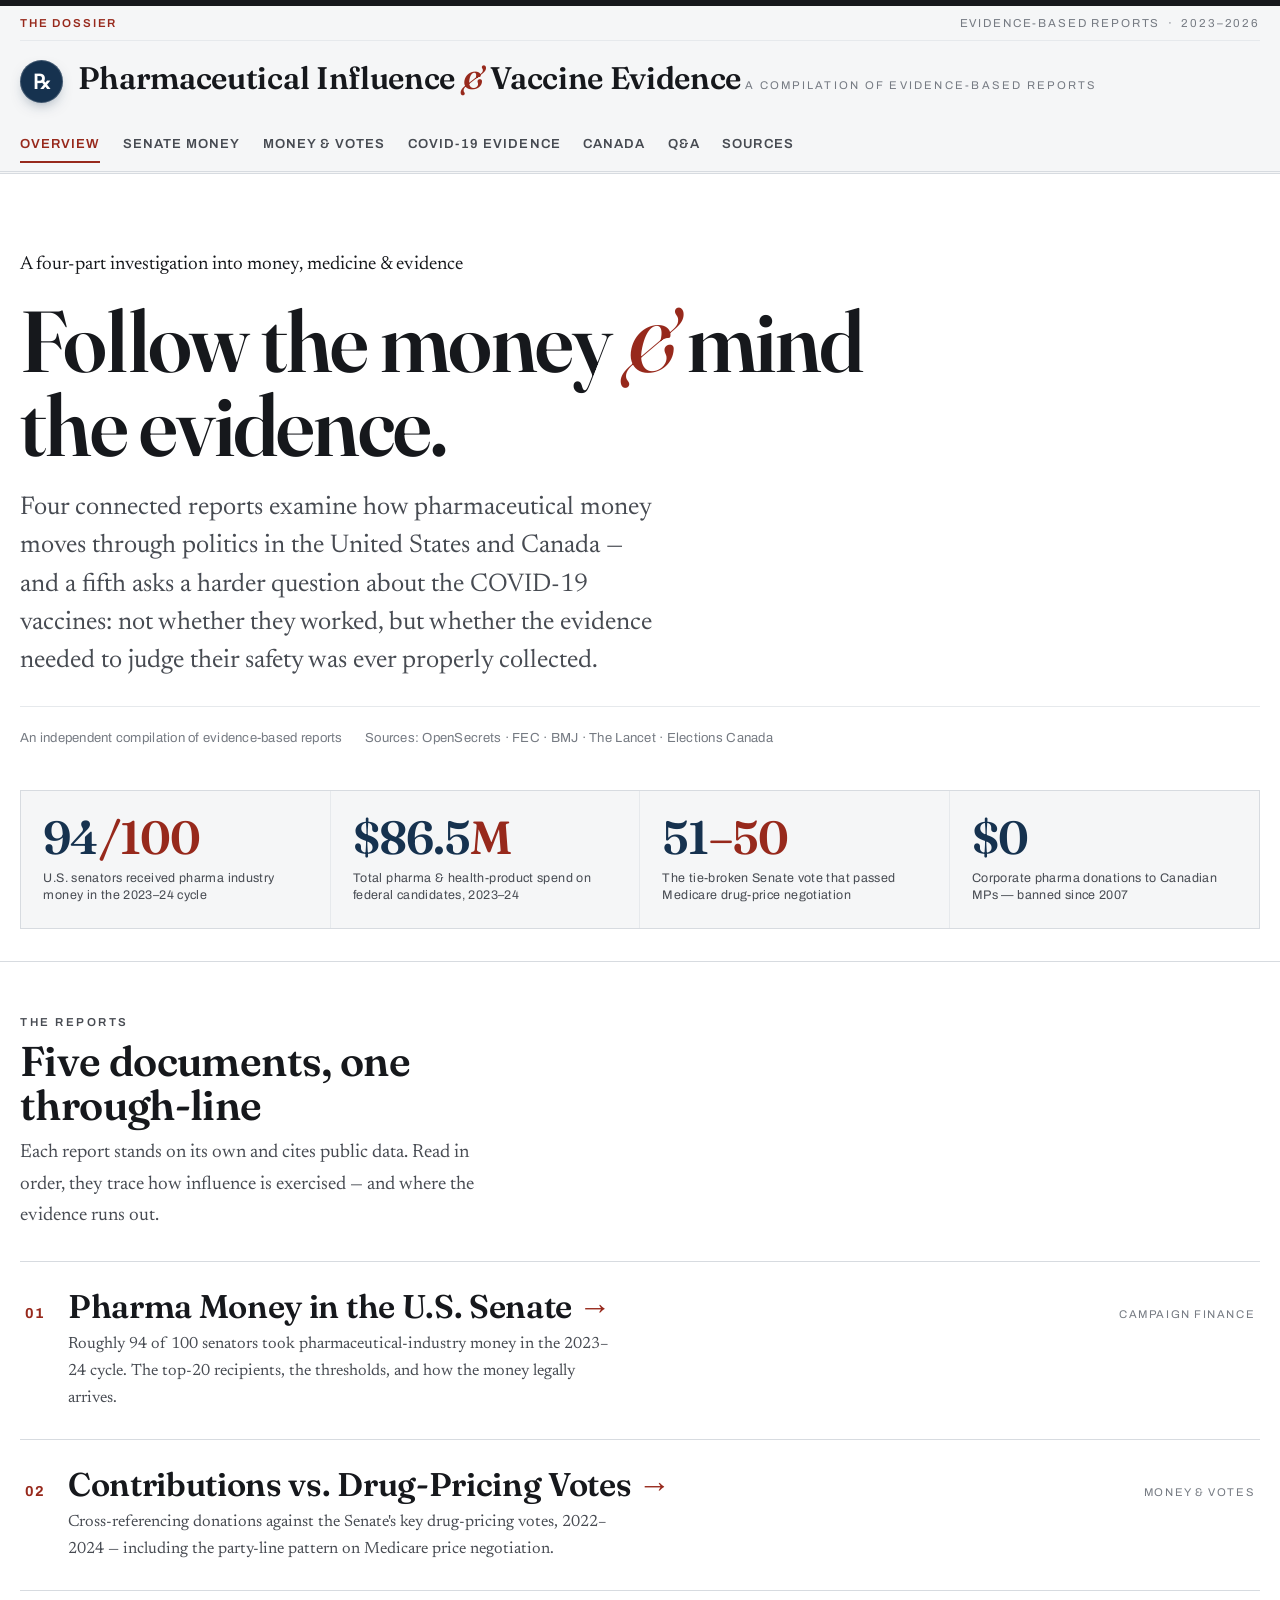
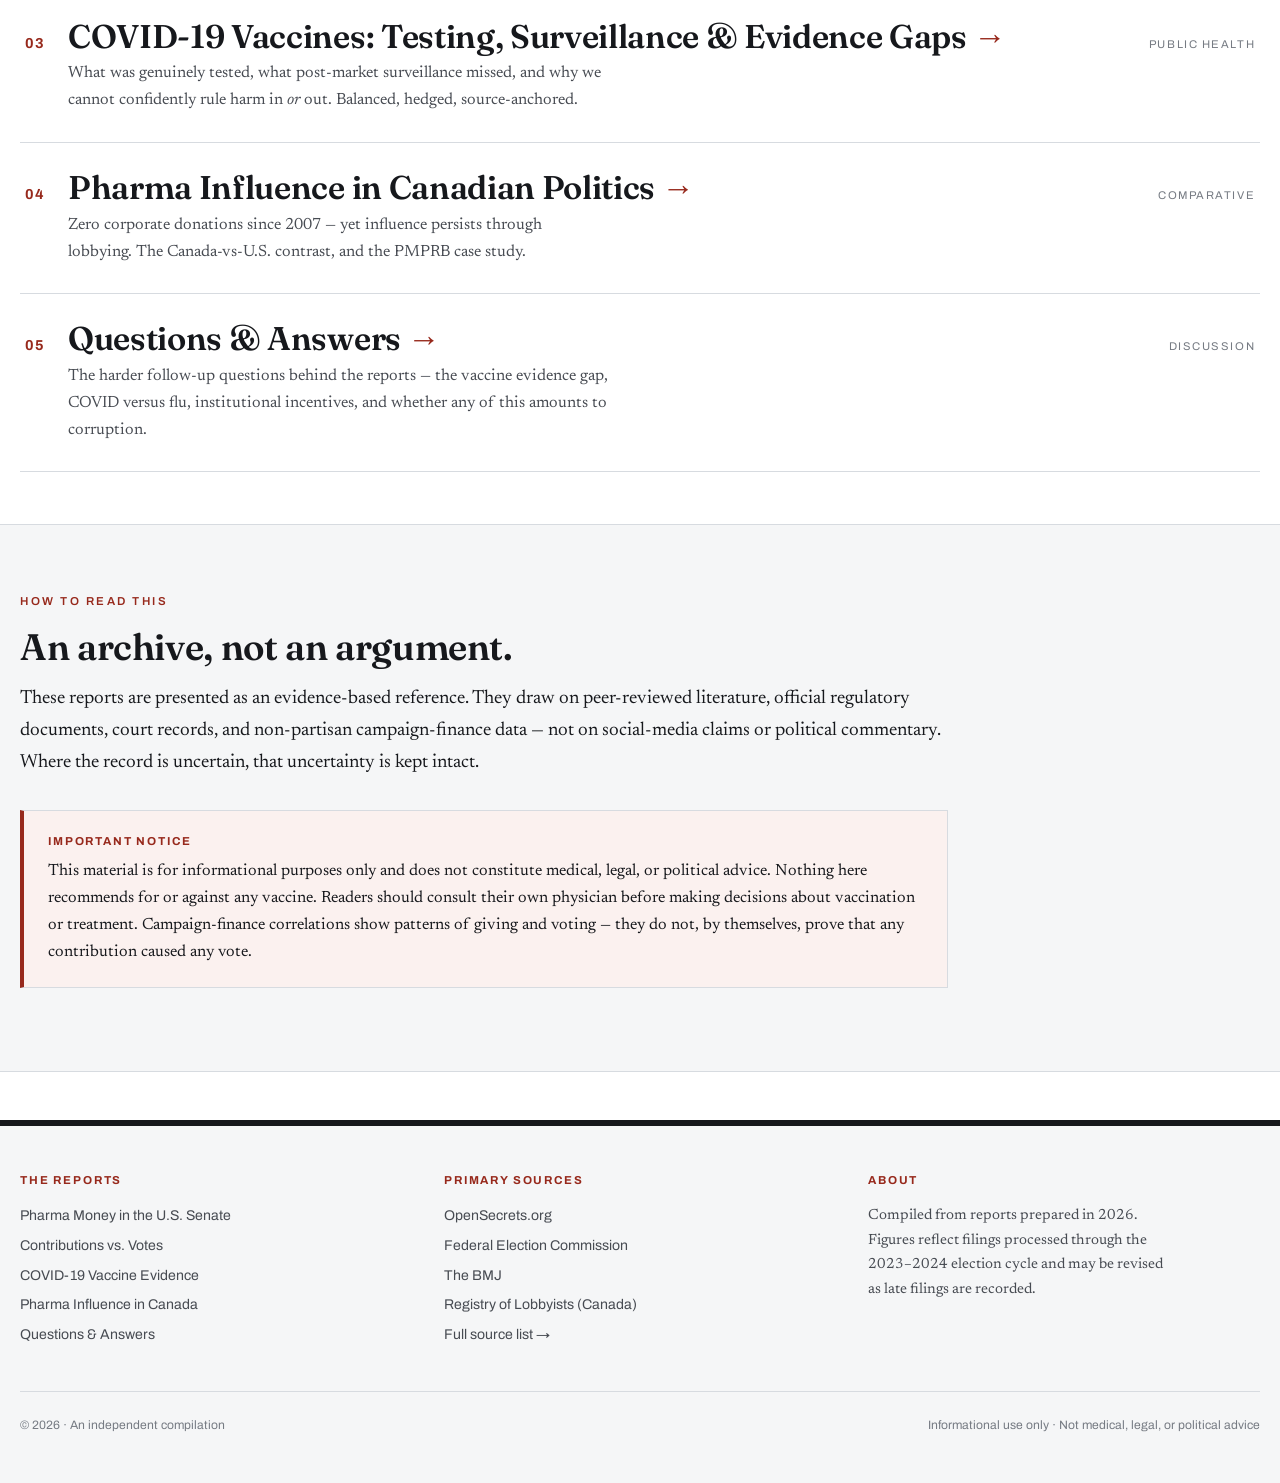
<file: index.html>
<!DOCTYPE html>
<html lang="en">
<head>
<meta charset="UTF-8">
<meta name="viewport" content="width=device-width, initial-scale=1.0">
<title>Pharmaceutical Influence &amp; Vaccine Evidence — A Compilation of Evidence-Based Reports</title>
<meta name="description" content="A compilation of evidence-based reports on pharmaceutical industry campaign contributions, drug-pricing votes, COVID-19 vaccine surveillance, and pharma influence in Canada.">
<link rel="stylesheet" href="assets/styles.css">
</head>
<body>
<a class="skip-link" href="#main">Skip to content</a>

<header class="masthead">
  <div class="wrap">
    <div class="masthead__bar">
      <span class="edition">The Dossier</span>
      <span>Evidence-Based Reports &nbsp;·&nbsp; 2023–2026</span>
    </div>
    <a class="masthead__title" href="index.html" aria-label="Home">
      <span class="masthead__mark">℞</span>
      <span>
        <span class="masthead__name">Pharmaceutical Influence <em>&amp;</em> Vaccine Evidence</span>
        <span class="masthead__sub">A compilation of evidence-based reports</span>
      </span>
    </a>
  </div>
  <nav class="nav" aria-label="Primary">
    <div class="wrap nav__inner">
      <a href="index.html" aria-current="page">Overview</a>
      <a href="us-senate-contributions.html">Senate Money</a>
      <a href="contributions-and-votes.html">Money &amp; Votes</a>
      <a href="covid-vaccines.html">COVID-19 Evidence</a>
      <a href="canada-pharma-influence.html">Canada</a>
      <a href="questions-and-answers.html">Q&amp;A</a>
      <a href="about.html">Sources</a>
    </div>
  </nav>
</header>

<main id="main">

  <!-- HERO -->
  <section class="hero">
    <div class="wrap">
      <p class="hero__kicker rise rise-1">A four-part investigation into money, medicine &amp; evidence</p>
      <h1 class="hero__title rise rise-2">Follow the money <span class="amp">&amp;</span> mind the evidence.</h1>
      <p class="hero__lede rise rise-3">
        Four connected reports examine how pharmaceutical money moves through politics
        in the United States and Canada — and a fifth asks a harder question about the
        COVID-19 vaccines: not whether they worked, but whether the evidence needed to
        judge their safety was ever properly collected.
      </p>
      <div class="hero__meta rise rise-4">
        <span class="mono-meta">An independent compilation of evidence-based reports</span>
        <span class="mono-meta">Sources: OpenSecrets · FEC · BMJ · The Lancet · Elections Canada</span>
      </div>

      <div class="stats rise rise-4" aria-label="Key figures at a glance">
        <div class="stat">
          <div class="stat__num">94<span class="u">/100</span></div>
          <div class="stat__label">U.S. senators received pharma industry money in the 2023–24 cycle</div>
        </div>
        <div class="stat">
          <div class="stat__num">$86.5<span class="u">M</span></div>
          <div class="stat__label">Total pharma &amp; health-product spend on federal candidates, 2023–24</div>
        </div>
        <div class="stat">
          <div class="stat__num">51<span class="u">–50</span></div>
          <div class="stat__label">The tie-broken Senate vote that passed Medicare drug-price negotiation</div>
        </div>
        <div class="stat">
          <div class="stat__num">$0</div>
          <div class="stat__label">Corporate pharma donations to Canadian MPs — banned since 2007</div>
        </div>
      </div>
    </div>
  </section>

  <!-- DOSSIER INDEX -->
  <section class="section">
    <div class="wrap">
      <div class="section-head">
        <p class="kicker">The Reports</p>
        <h2>Five documents, one through-line</h2>
        <p>Each report stands on its own and cites public data. Read in order, they trace
           how influence is exercised — and where the evidence runs out.</p>
      </div>

      <ol class="dossier">
        <li class="dossier__item">
          <a class="dossier__link" href="us-senate-contributions.html">
            <span class="dossier__num">01</span>
            <span class="dossier__body">
              <h3>Pharma Money in the U.S. Senate <span class="dossier__arrow">→</span></h3>
              <p>Roughly 94 of 100 senators took pharmaceutical-industry money in the
                 2023–24 cycle. The top-20 recipients, the thresholds, and how the money
                 legally arrives.</p>
            </span>
            <span class="dossier__tag">Campaign Finance</span>
          </a>
        </li>
        <li class="dossier__item">
          <a class="dossier__link" href="contributions-and-votes.html">
            <span class="dossier__num">02</span>
            <span class="dossier__body">
              <h3>Contributions vs. Drug-Pricing Votes <span class="dossier__arrow">→</span></h3>
              <p>Cross-referencing donations against the Senate's key drug-pricing votes,
                 2022–2024 — including the party-line pattern on Medicare price negotiation.</p>
            </span>
            <span class="dossier__tag">Money &amp; Votes</span>
          </a>
        </li>
        <li class="dossier__item">
          <a class="dossier__link" href="covid-vaccines.html">
            <span class="dossier__num">03</span>
            <span class="dossier__body">
              <h3>COVID-19 Vaccines: Testing, Surveillance &amp; Evidence Gaps <span class="dossier__arrow">→</span></h3>
              <p>What was genuinely tested, what post-market surveillance missed, and why we
                 cannot confidently rule harm in <em>or</em> out. Balanced, hedged, source-anchored.</p>
            </span>
            <span class="dossier__tag">Public Health</span>
          </a>
        </li>
        <li class="dossier__item">
          <a class="dossier__link" href="canada-pharma-influence.html">
            <span class="dossier__num">04</span>
            <span class="dossier__body">
              <h3>Pharma Influence in Canadian Politics <span class="dossier__arrow">→</span></h3>
              <p>Zero corporate donations since 2007 — yet influence persists through
                 lobbying. The Canada-vs-U.S. contrast, and the PMPRB case study.</p>
            </span>
            <span class="dossier__tag">Comparative</span>
          </a>
        </li>
        <li class="dossier__item">
          <a class="dossier__link" href="questions-and-answers.html">
            <span class="dossier__num">05</span>
            <span class="dossier__body">
              <h3>Questions &amp; Answers <span class="dossier__arrow">→</span></h3>
              <p>The harder follow-up questions behind the reports — the vaccine evidence gap,
                 COVID versus flu, institutional incentives, and whether any of this amounts
                 to corruption.</p>
            </span>
            <span class="dossier__tag">Discussion</span>
          </a>
        </li>
      </ol>
    </div>
  </section>

  <!-- FRAMING / DISCLAIMER -->
  <section class="section section--tint">
    <div class="wrap">
      <div class="prose wide" style="max-width:58rem;margin:0;">
        <p class="kicker">How to read this</p>
        <h2 style="font-family:var(--serif-disp);font-weight:600;font-size:clamp(1.6rem,3.5vw,2.3rem);line-height:1.1;margin:.4rem 0 1rem;">
          An archive, not an argument.</h2>
        <p>
          These reports are presented as an evidence-based reference. They draw on
          peer-reviewed literature, official regulatory documents, court records, and
          non-partisan campaign-finance data — not on social-media claims or political
          commentary. Where the record is uncertain, that uncertainty is kept intact.
        </p>
        <div class="callout callout--warn">
          <p class="callout__label">Important notice</p>
          <p>This material is for informational purposes only and does not constitute medical,
             legal, or political advice. Nothing here recommends for or against any vaccine.
             Readers should consult their own physician before making decisions about
             vaccination or treatment. Campaign-finance correlations show patterns of giving
             and voting — they do not, by themselves, prove that any contribution caused any vote.</p>
        </div>
      </div>
    </div>
  </section>

</main>

<footer class="footer">
  <div class="wrap">
    <div class="footer__grid">
      <div>
        <h4>The Reports</h4>
        <ul>
          <li><a href="us-senate-contributions.html">Pharma Money in the U.S. Senate</a></li>
          <li><a href="contributions-and-votes.html">Contributions vs. Votes</a></li>
          <li><a href="covid-vaccines.html">COVID-19 Vaccine Evidence</a></li>
          <li><a href="canada-pharma-influence.html">Pharma Influence in Canada</a></li>
          <li><a href="questions-and-answers.html">Questions &amp; Answers</a></li>
        </ul>
      </div>
      <div>
        <h4>Primary Sources</h4>
        <ul>
          <li><a href="https://www.opensecrets.org" rel="noopener">OpenSecrets.org</a></li>
          <li><a href="https://www.fec.gov" rel="noopener">Federal Election Commission</a></li>
          <li><a href="https://www.bmj.com" rel="noopener">The BMJ</a></li>
          <li><a href="https://lobbycanada.gc.ca" rel="noopener">Registry of Lobbyists (Canada)</a></li>
          <li><a href="about.html">Full source list →</a></li>
        </ul>
      </div>
      <div>
        <h4>About</h4>
        <p class="footer__note">
          Compiled from reports prepared in
          2026. Figures reflect filings processed through the 2023–2024 election cycle and
          may be revised as late filings are recorded.
        </p>
      </div>
    </div>
    <div class="footer__bottom">
      <span>© 2026 · An independent compilation</span>
      <span>Informational use only · Not medical, legal, or political advice</span>
    </div>
  </div>
</footer>

<script src="assets/charts.js" defer></script>
</body>
</html>
</file>
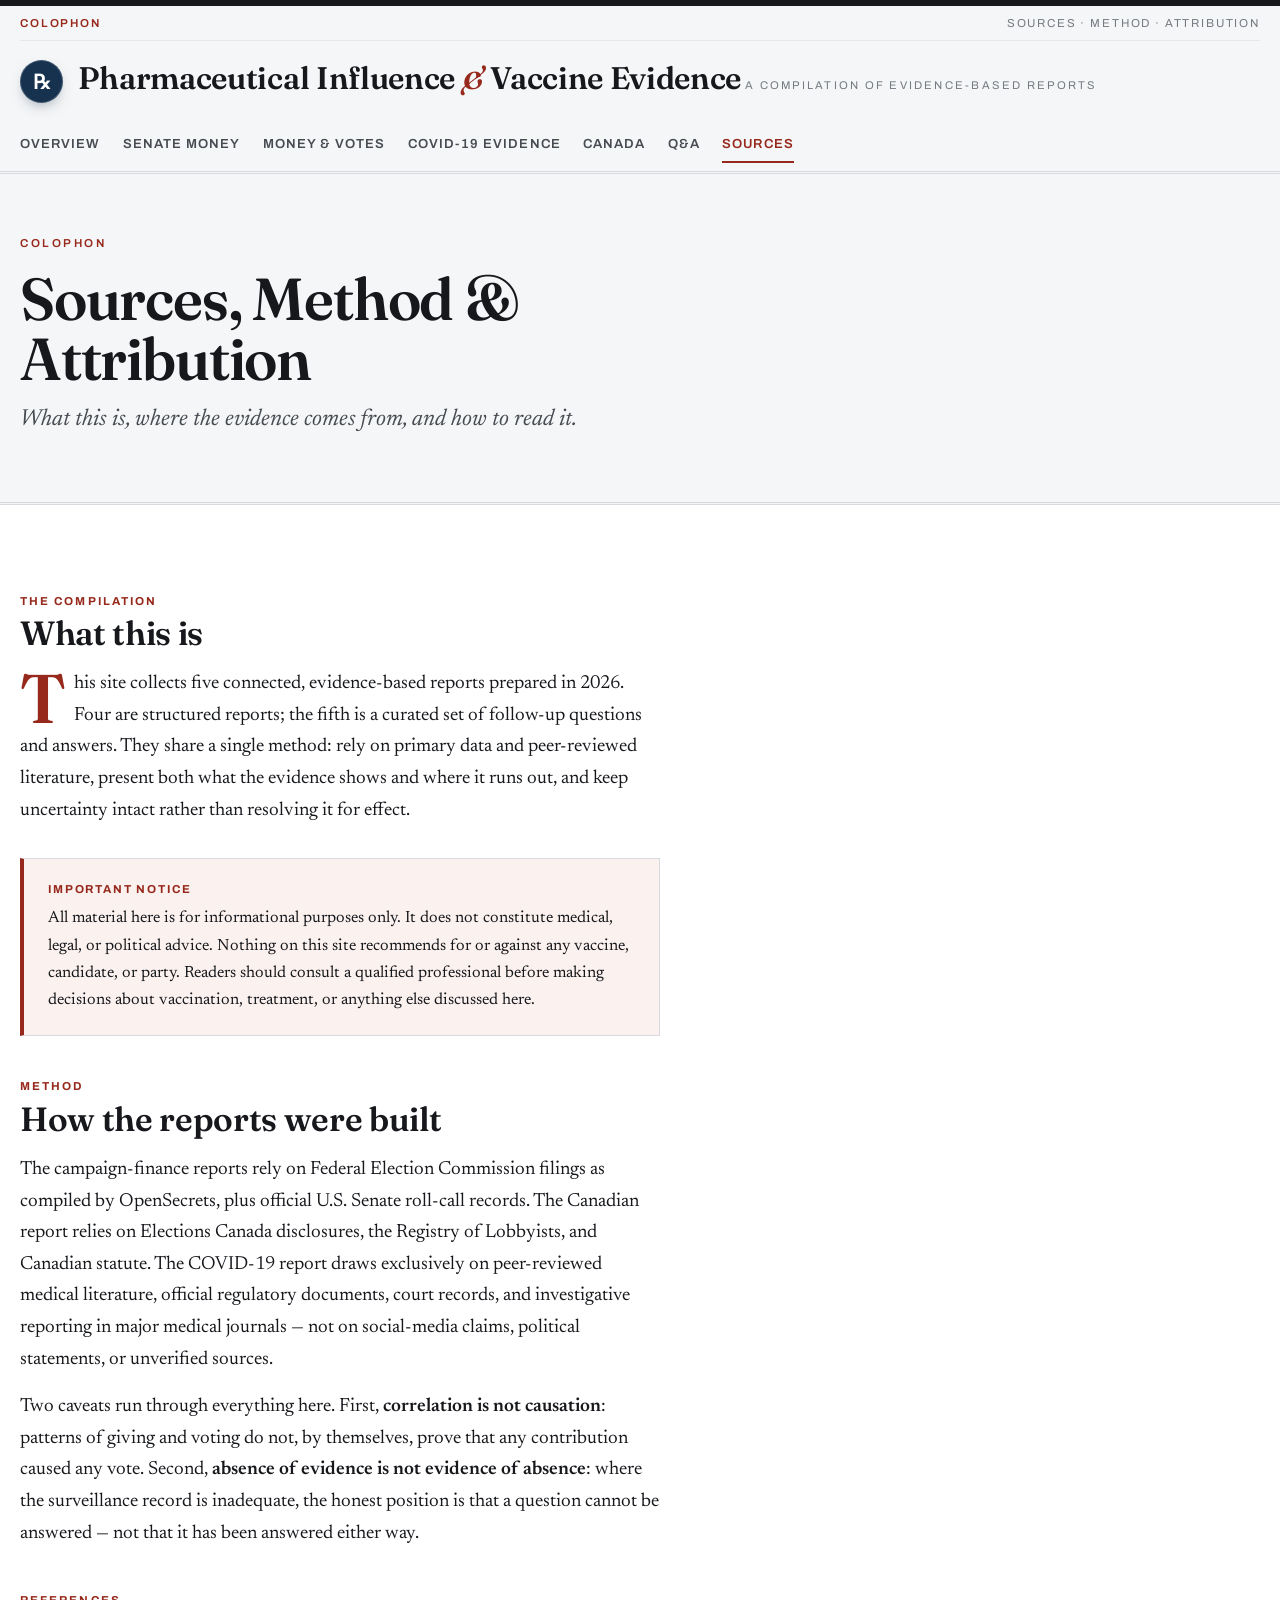
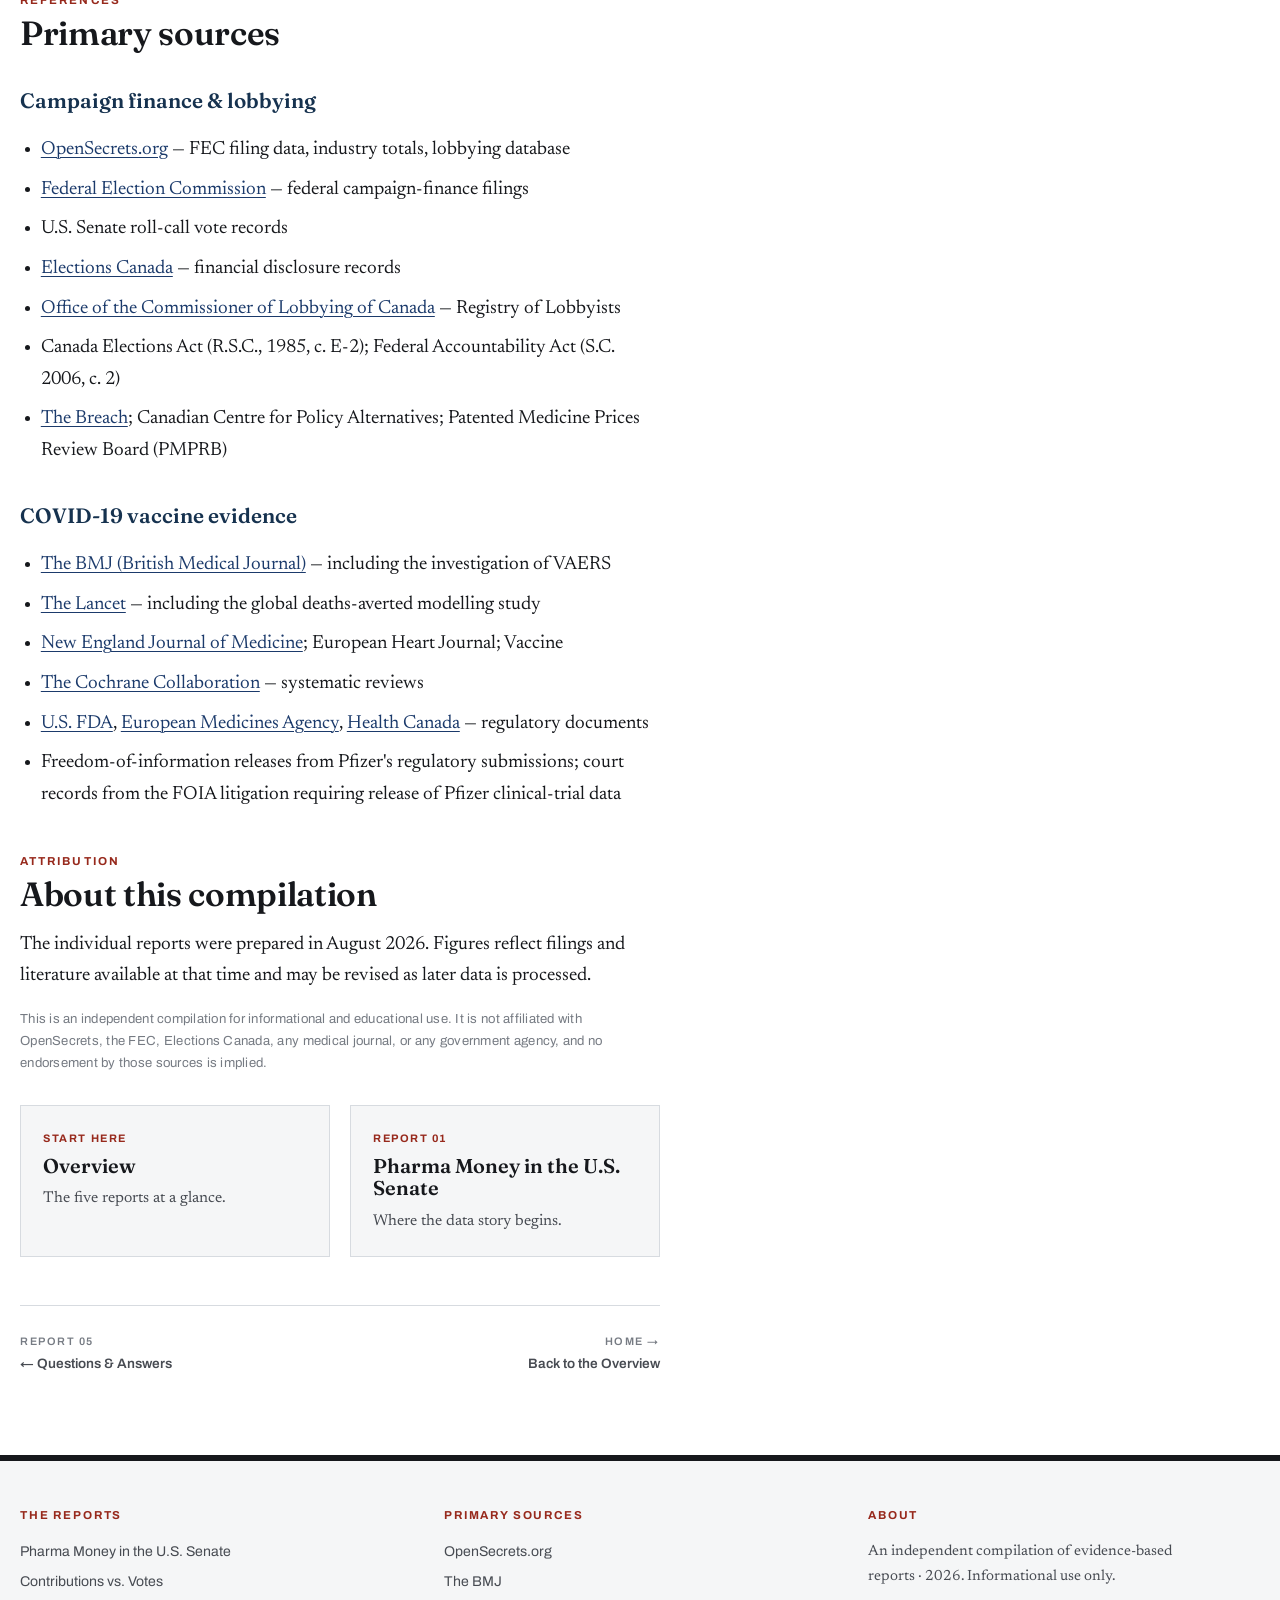
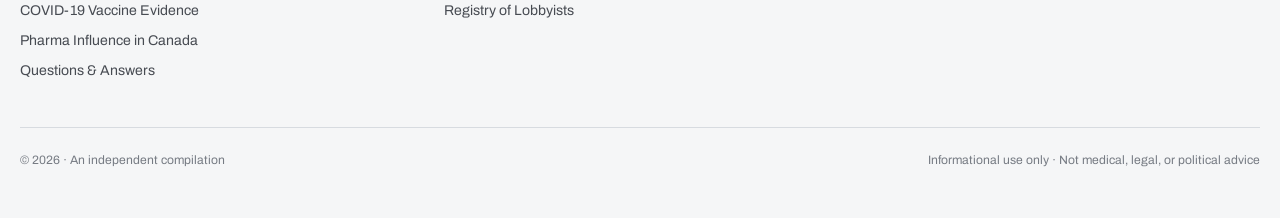
<file: about.html>
<!DOCTYPE html>
<html lang="en">
<head>
<meta charset="UTF-8">
<meta name="viewport" content="width=device-width, initial-scale=1.0">
<title>Sources &amp; Method — Pharmaceutical Influence &amp; Vaccine Evidence</title>
<meta name="description" content="Sources, methodology, and attribution for the compilation of reports on pharmaceutical influence and COVID-19 vaccine evidence.">
<link rel="stylesheet" href="assets/styles.css">
</head>
<body>
<a class="skip-link" href="#main">Skip to content</a>

<header class="masthead">
  <div class="wrap">
    <div class="masthead__bar">
      <span class="edition">Colophon</span>
      <span>Sources · Method · Attribution</span>
    </div>
    <a class="masthead__title" href="index.html" aria-label="Home">
      <span class="masthead__mark">℞</span>
      <span>
        <span class="masthead__name">Pharmaceutical Influence <em>&amp;</em> Vaccine Evidence</span>
        <span class="masthead__sub">A compilation of evidence-based reports</span>
      </span>
    </a>
  </div>
  <nav class="nav" aria-label="Primary">
    <div class="wrap nav__inner">
      <a href="index.html">Overview</a>
      <a href="us-senate-contributions.html">Senate Money</a>
      <a href="contributions-and-votes.html">Money &amp; Votes</a>
      <a href="covid-vaccines.html">COVID-19 Evidence</a>
      <a href="canada-pharma-influence.html">Canada</a>
      <a href="questions-and-answers.html">Q&amp;A</a>
      <a href="about.html" aria-current="page">Sources</a>
    </div>
  </nav>
</header>

<main id="main">

  <div class="report-head">
    <div class="wrap">
      <p class="kicker report-head__index">Colophon</p>
      <h1>Sources, Method &amp; Attribution</h1>
      <p class="report-head__sub">What this is, where the evidence comes from, and how to read it.</p>
    </div>
  </div>

  <div class="report-body">
    <div class="wrap">
      <article class="prose">

        <h2><span class="sec-no">The compilation</span>What this is</h2>
        <p class="dropcap">This site collects five connected, evidence-based reports prepared in
           2026. Four are structured reports; the fifth is a curated set of follow-up questions and
           answers. They
           share a single method: rely on primary data and peer-reviewed literature, present both what
           the evidence shows and where it runs out, and keep uncertainty intact rather than resolving
           it for effect.</p>

        <div class="callout callout--warn">
          <p class="callout__label">Important notice</p>
          <p>All material here is for informational purposes only. It does not constitute medical,
             legal, or political advice. Nothing on this site recommends for or against any vaccine,
             candidate, or party. Readers should consult a qualified professional before making
             decisions about vaccination, treatment, or anything else discussed here.</p>
        </div>

        <h2><span class="sec-no">Method</span>How the reports were built</h2>
        <p>The campaign-finance reports rely on Federal Election Commission filings as compiled by
           OpenSecrets, plus official U.S. Senate roll-call records. The Canadian report relies on
           Elections Canada disclosures, the Registry of Lobbyists, and Canadian statute. The
           COVID-19 report draws exclusively on peer-reviewed medical literature, official regulatory
           documents, court records, and investigative reporting in major medical journals — not on
           social-media claims, political statements, or unverified sources.</p>
        <p>Two caveats run through everything here. First, <strong>correlation is not causation</strong>:
           patterns of giving and voting do not, by themselves, prove that any contribution caused any
           vote. Second, <strong>absence of evidence is not evidence of absence</strong>: where the
           surveillance record is inadequate, the honest position is that a question cannot be answered
           — not that it has been answered either way.</p>

        <h2><span class="sec-no">References</span>Primary sources</h2>

        <h3>Campaign finance &amp; lobbying</h3>
        <ul>
          <li><a href="https://www.opensecrets.org" rel="noopener">OpenSecrets.org</a> — FEC filing data, industry totals, lobbying database</li>
          <li><a href="https://www.fec.gov" rel="noopener">Federal Election Commission</a> — federal campaign-finance filings</li>
          <li>U.S. Senate roll-call vote records</li>
          <li><a href="https://www.elections.ca" rel="noopener">Elections Canada</a> — financial disclosure records</li>
          <li><a href="https://lobbycanada.gc.ca" rel="noopener">Office of the Commissioner of Lobbying of Canada</a> — Registry of Lobbyists</li>
          <li>Canada Elections Act (R.S.C., 1985, c. E-2); Federal Accountability Act (S.C. 2006, c. 2)</li>
          <li><a href="https://breachmedia.ca" rel="noopener">The Breach</a>; Canadian Centre for Policy Alternatives; Patented Medicine Prices Review Board (PMPRB)</li>
        </ul>

        <h3>COVID-19 vaccine evidence</h3>
        <ul>
          <li><a href="https://www.bmj.com" rel="noopener">The BMJ (British Medical Journal)</a> — including the investigation of VAERS</li>
          <li><a href="https://www.thelancet.com" rel="noopener">The Lancet</a> — including the global deaths-averted modelling study</li>
          <li><a href="https://www.nejm.org" rel="noopener">New England Journal of Medicine</a>; European Heart Journal; Vaccine</li>
          <li><a href="https://www.cochrane.org" rel="noopener">The Cochrane Collaboration</a> — systematic reviews</li>
          <li><a href="https://www.fda.gov" rel="noopener">U.S. FDA</a>, <a href="https://www.ema.europa.eu" rel="noopener">European Medicines Agency</a>, <a href="https://www.canada.ca/en/health-canada.html" rel="noopener">Health Canada</a> — regulatory documents</li>
          <li>Freedom-of-information releases from Pfizer's regulatory submissions; court records from the FOIA litigation requiring release of Pfizer clinical-trial data</li>
        </ul>

        <h2><span class="sec-no">Attribution</span>About this compilation</h2>
        <p>The individual reports were prepared in August 2026. Figures reflect filings and
           literature available at that time and may be revised as later data is processed.</p>
        <p class="mono-meta">This is an independent compilation for informational and educational use.
           It is not affiliated with OpenSecrets, the FEC, Elections Canada, any medical journal, or
           any government agency, and no endorsement by those sources is implied.</p>

        <div class="cards">
          <a class="card" href="index.html">
            <span class="card__tag">Start here</span>
            <span class="card__title">Overview</span>
            <span class="card__desc">The five reports at a glance.</span>
          </a>
          <a class="card" href="us-senate-contributions.html">
            <span class="card__tag">Report 01</span>
            <span class="card__title">Pharma Money in the U.S. Senate</span>
            <span class="card__desc">Where the data story begins.</span>
          </a>
        </div>

        <nav class="prevnext" aria-label="Report navigation">
          <a href="questions-and-answers.html"><span class="lbl">Report 05</span>← Questions &amp; Answers</a>
          <a class="next" href="index.html"><span class="lbl">Home →</span>Back to the Overview</a>
        </nav>

      </article>
    </div>
  </div>

</main>

<footer class="footer">
  <div class="wrap">
    <div class="footer__grid">
      <div>
        <h4>The Reports</h4>
        <ul>
          <li><a href="us-senate-contributions.html">Pharma Money in the U.S. Senate</a></li>
          <li><a href="contributions-and-votes.html">Contributions vs. Votes</a></li>
          <li><a href="covid-vaccines.html">COVID-19 Vaccine Evidence</a></li>
          <li><a href="canada-pharma-influence.html">Pharma Influence in Canada</a></li>
          <li><a href="questions-and-answers.html">Questions &amp; Answers</a></li>
        </ul>
      </div>
      <div>
        <h4>Primary Sources</h4>
        <ul>
          <li><a href="https://www.opensecrets.org" rel="noopener">OpenSecrets.org</a></li>
          <li><a href="https://www.bmj.com" rel="noopener">The BMJ</a></li>
          <li><a href="https://lobbycanada.gc.ca" rel="noopener">Registry of Lobbyists</a></li>
        </ul>
      </div>
      <div>
        <h4>About</h4>
        <p class="footer__note">An independent compilation of evidence-based reports · 2026.
          Informational use only.</p>
      </div>
    </div>
    <div class="footer__bottom">
      <span>© 2026 · An independent compilation</span>
      <span>Informational use only · Not medical, legal, or political advice</span>
    </div>
  </div>
</footer>

<script src="assets/charts.js" defer></script>
</body>
</html>
</file>
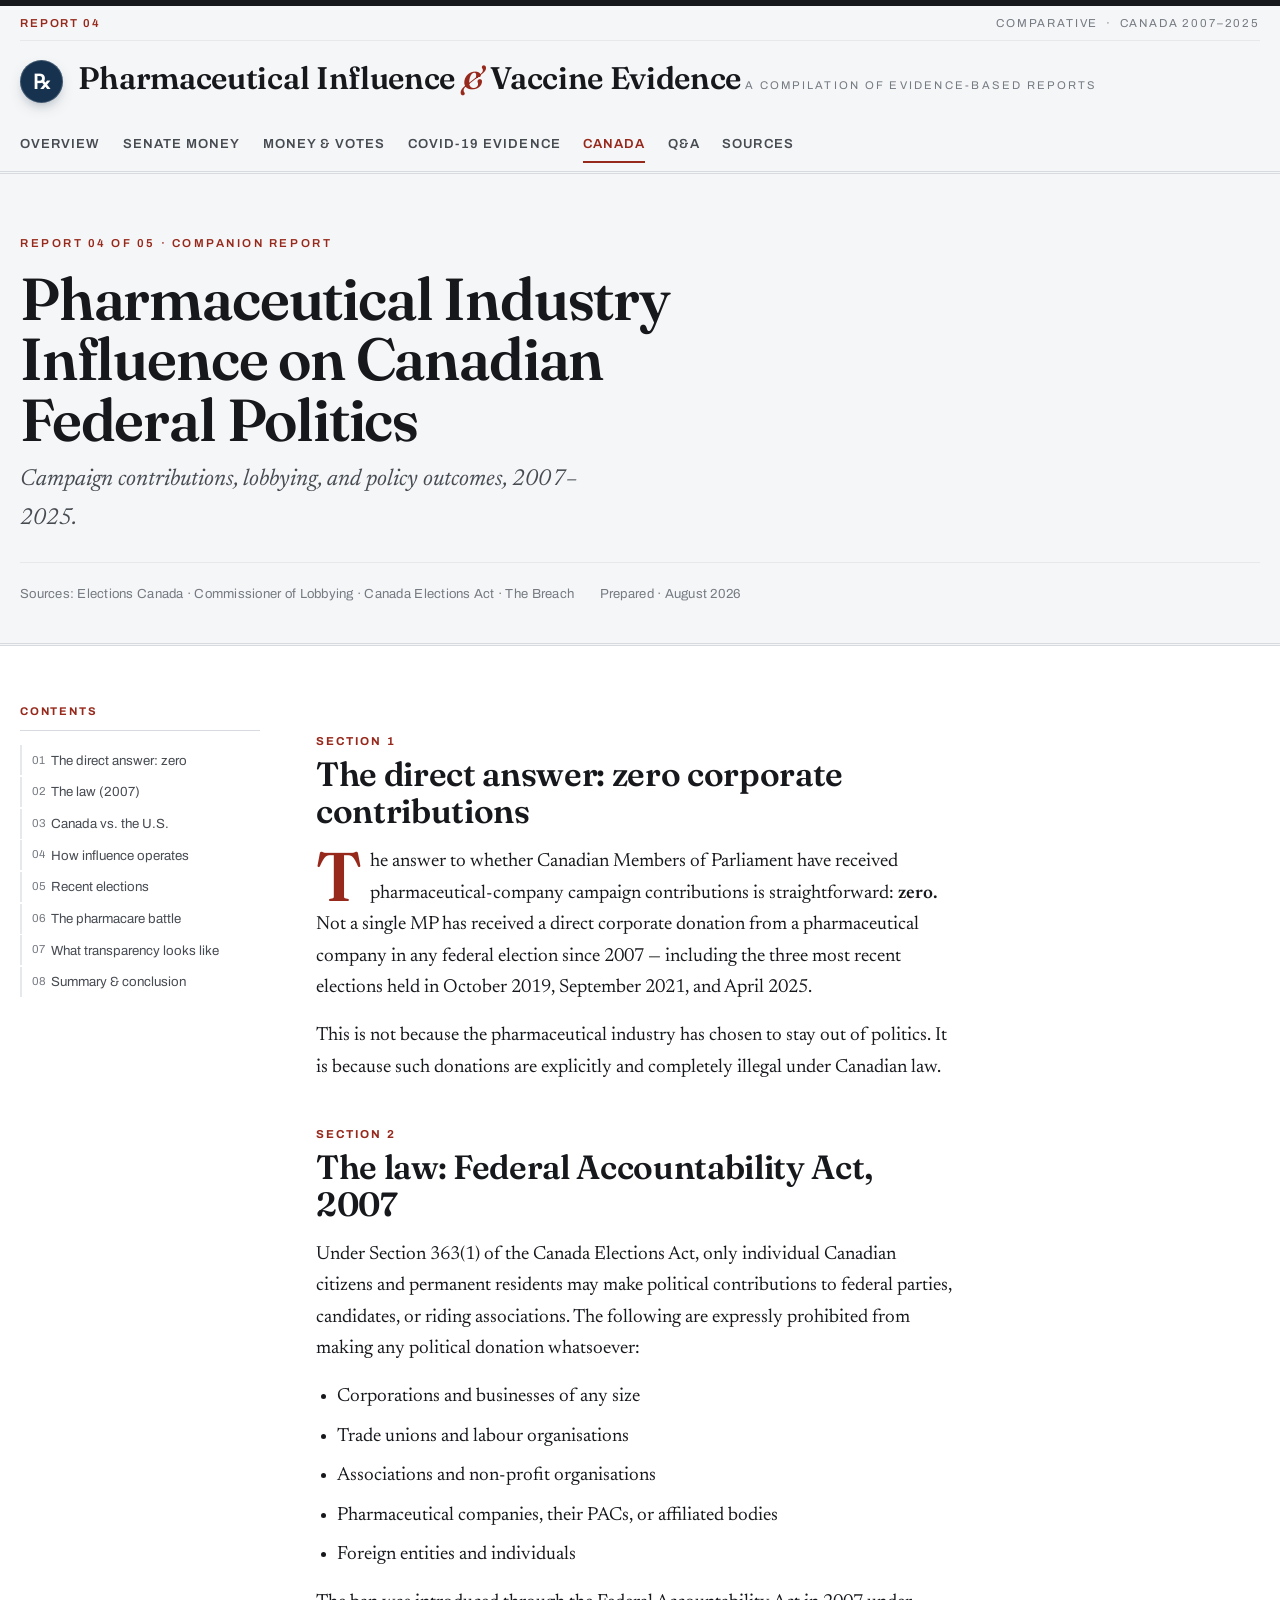
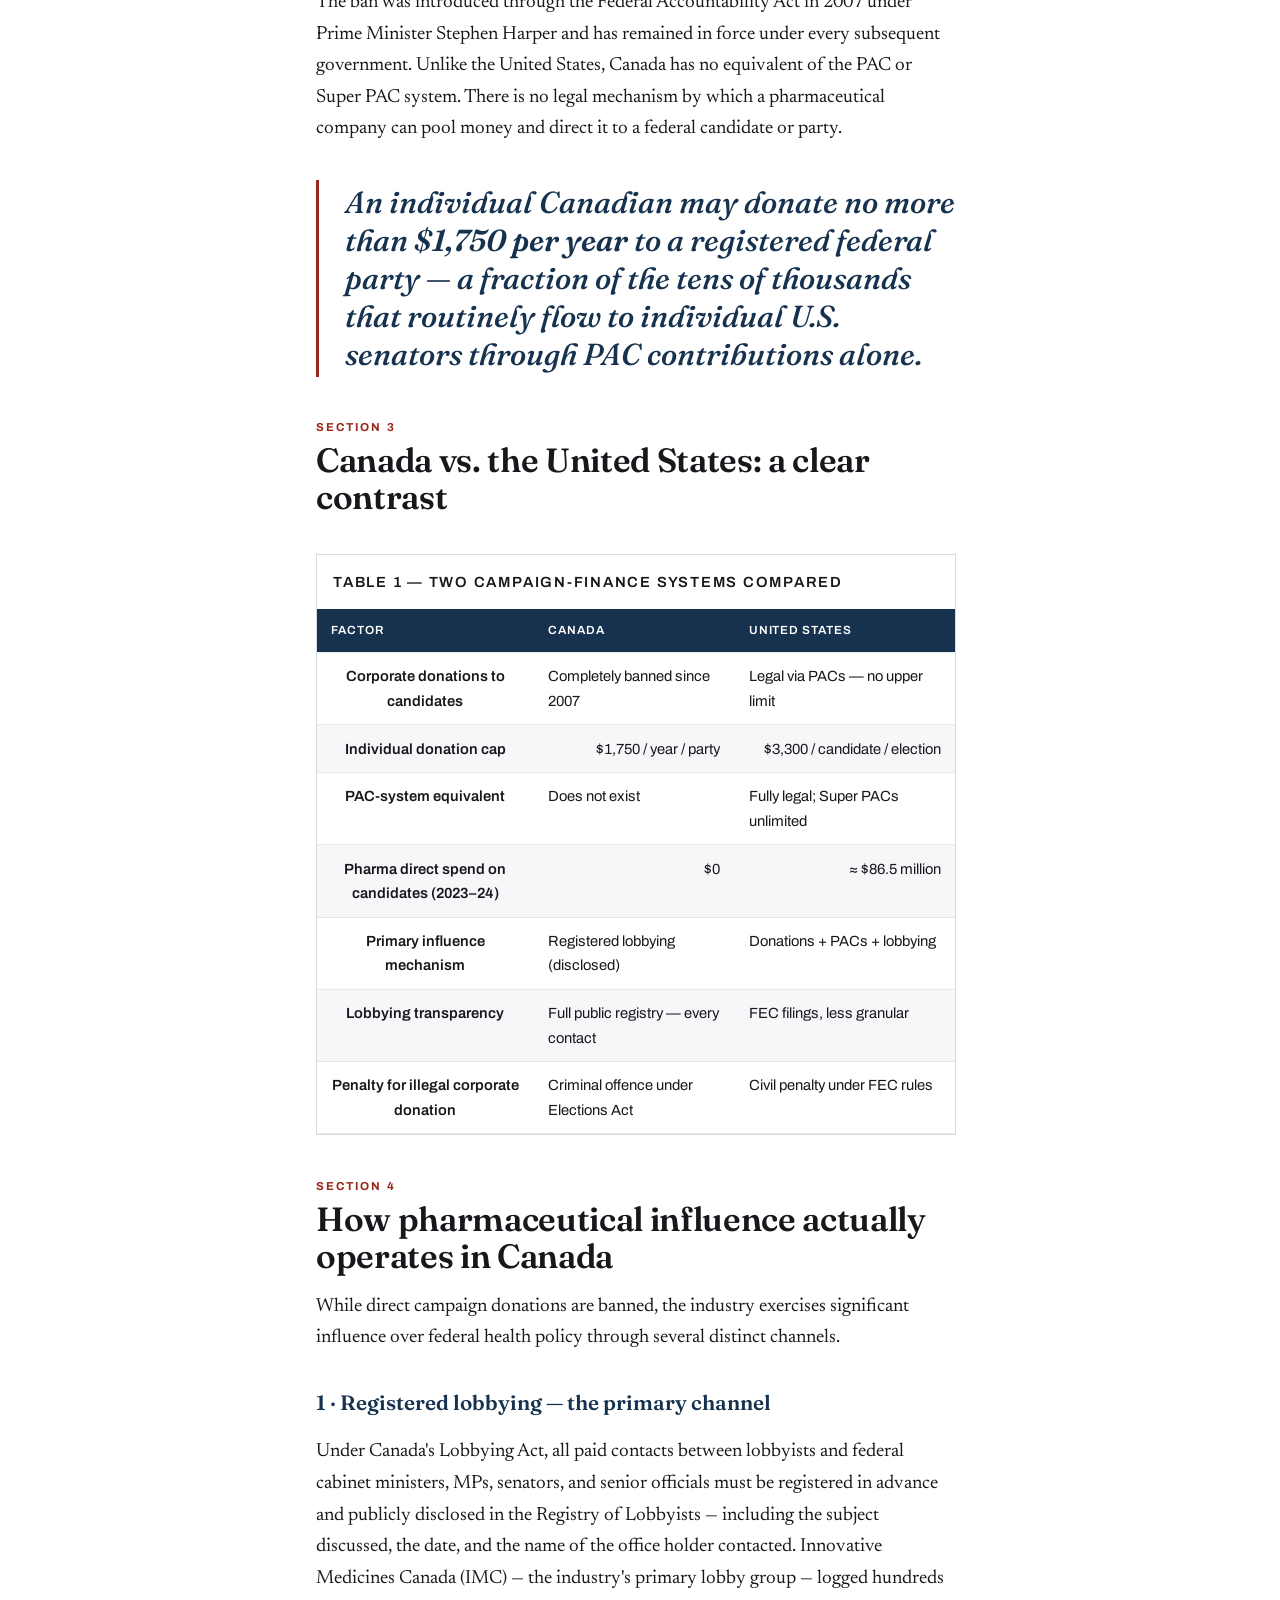
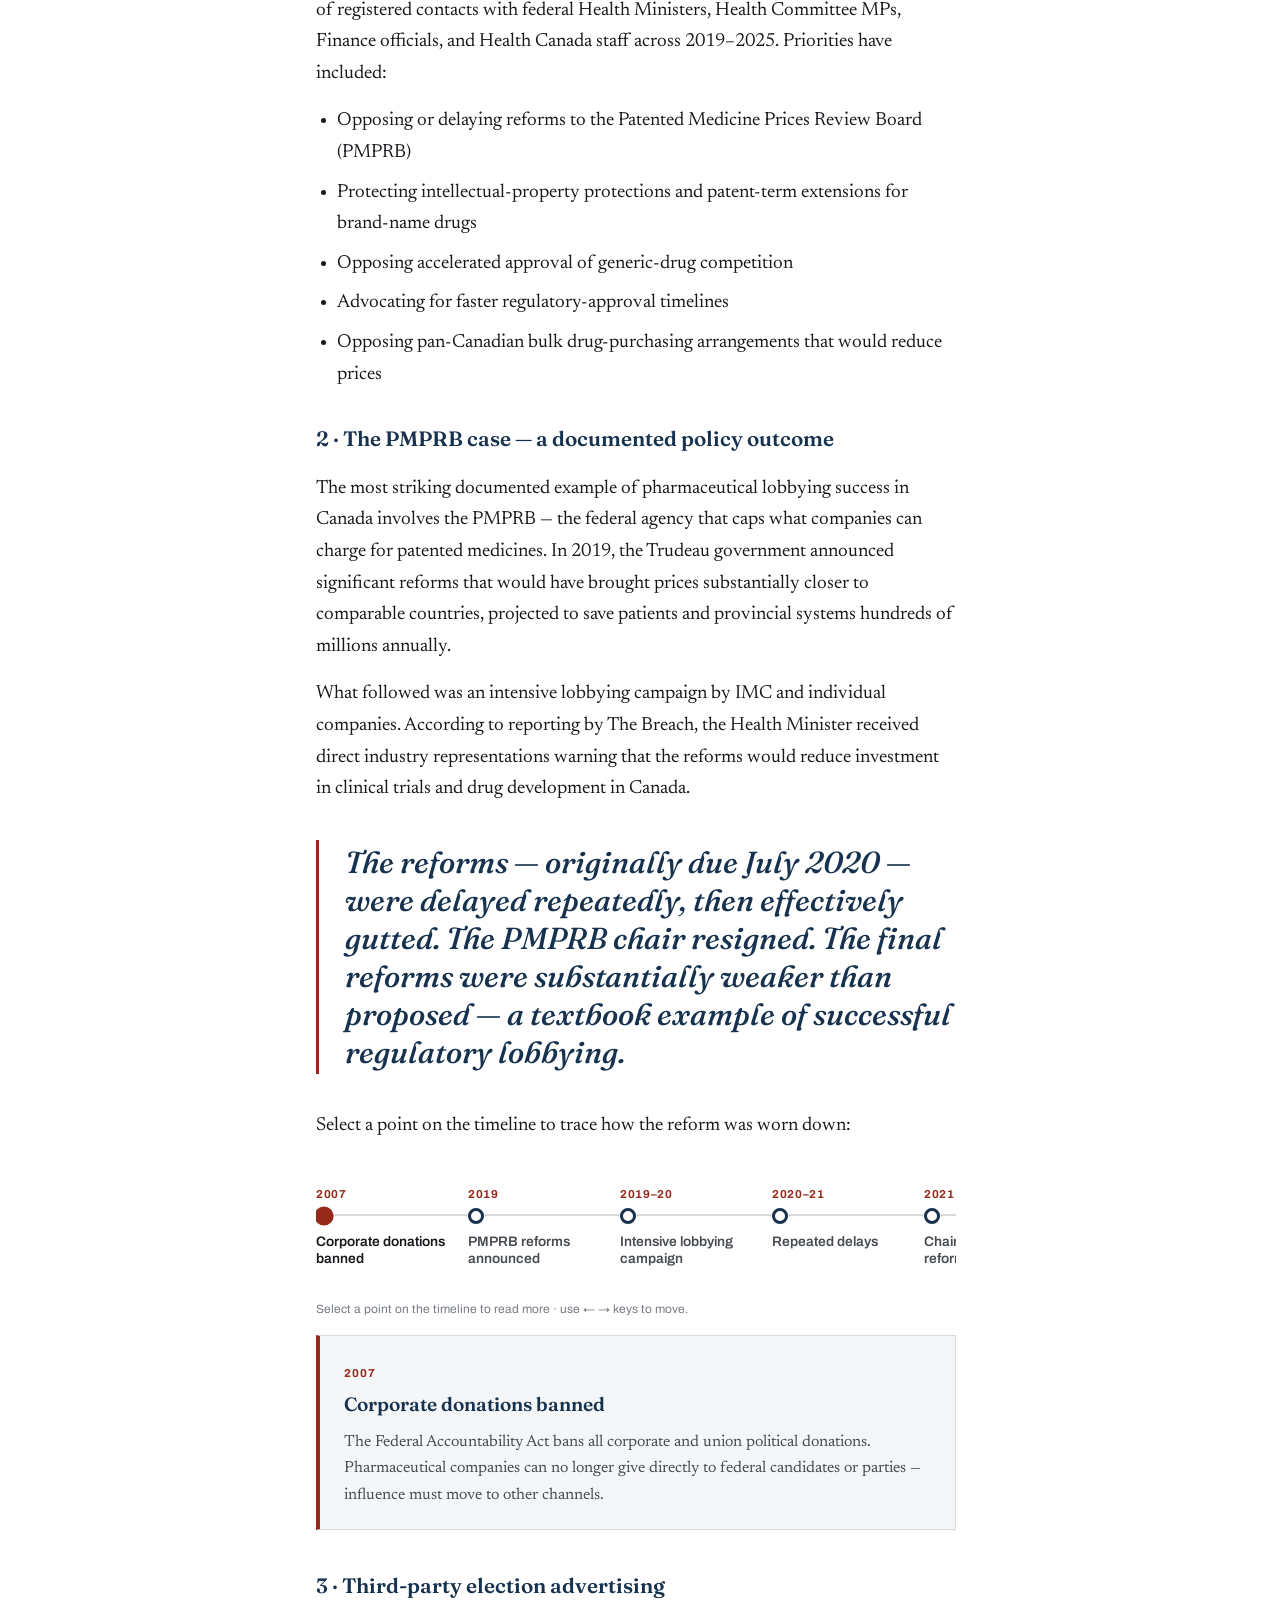
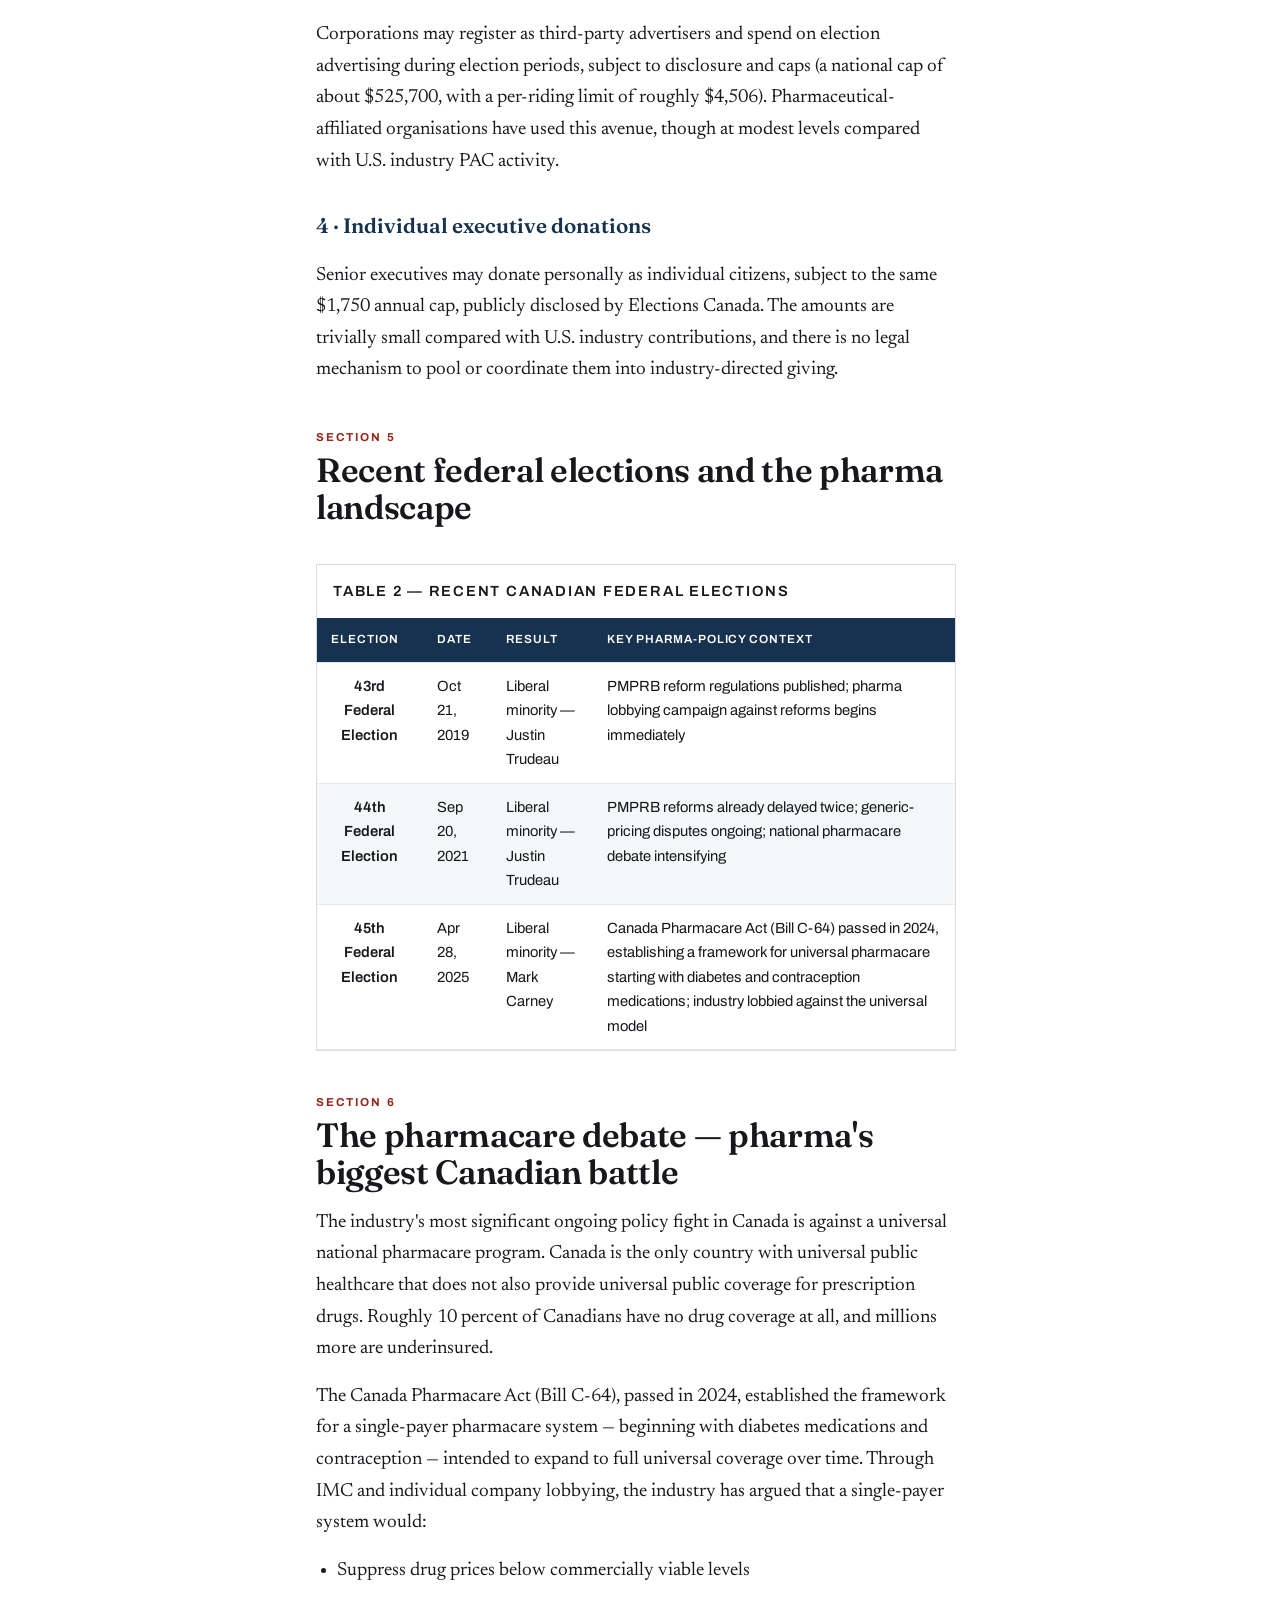
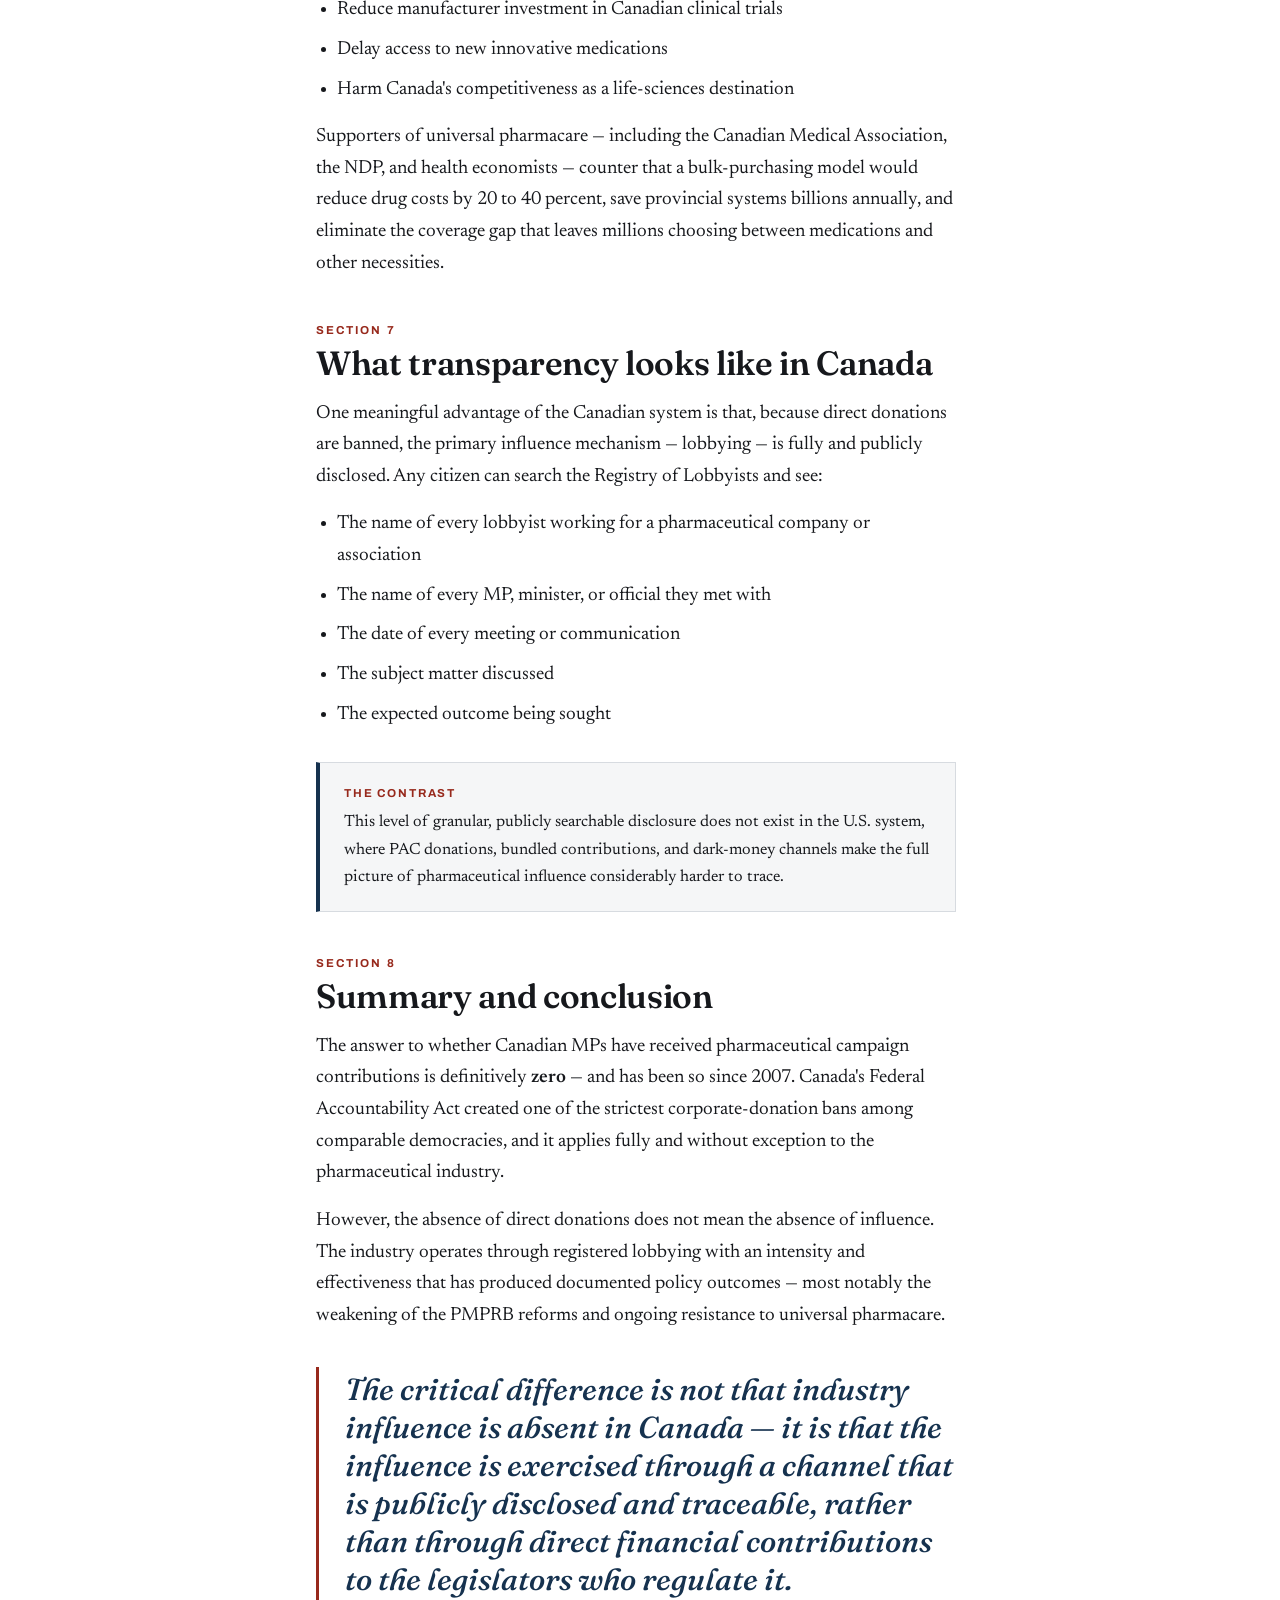
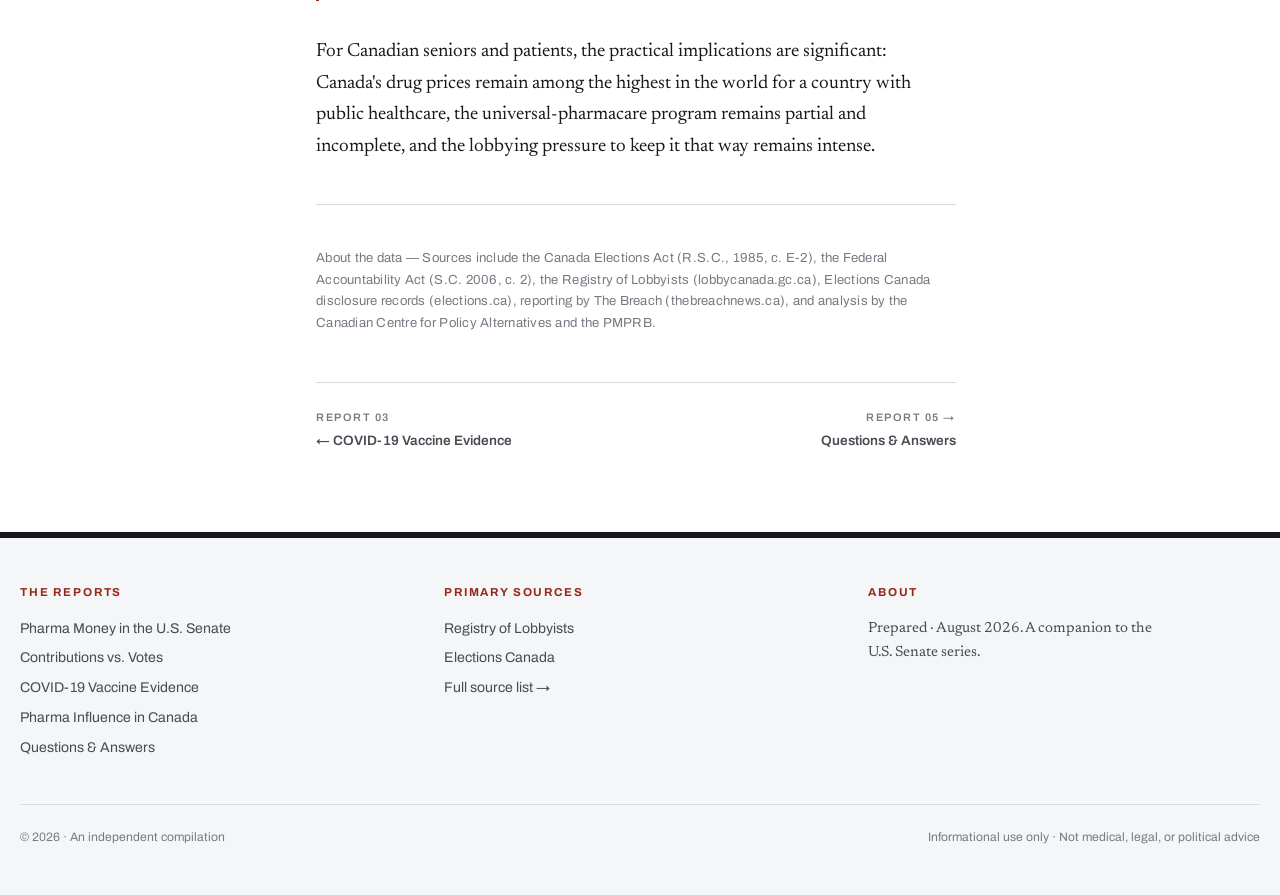
<file: canada-pharma-influence.html>
<!DOCTYPE html>
<html lang="en">
<head>
<meta charset="UTF-8">
<meta name="viewport" content="width=device-width, initial-scale=1.0">
<title>Pharma Influence in Canadian Federal Politics — Pharmaceutical Influence &amp; Vaccine Evidence</title>
<meta name="description" content="Zero corporate pharmaceutical donations to Canadian MPs since 2007 — yet influence persists through registered lobbying. The Canada-vs-US contrast, the PMPRB case, and the pharmacare battle.">
<link rel="stylesheet" href="assets/styles.css">
</head>
<body>
<a class="skip-link" href="#main">Skip to content</a>

<header class="masthead">
  <div class="wrap">
    <div class="masthead__bar">
      <span class="edition">Report 04</span>
      <span>Comparative &nbsp;·&nbsp; Canada 2007–2025</span>
    </div>
    <a class="masthead__title" href="index.html" aria-label="Home">
      <span class="masthead__mark">℞</span>
      <span>
        <span class="masthead__name">Pharmaceutical Influence <em>&amp;</em> Vaccine Evidence</span>
        <span class="masthead__sub">A compilation of evidence-based reports</span>
      </span>
    </a>
  </div>
  <nav class="nav" aria-label="Primary">
    <div class="wrap nav__inner">
      <a href="index.html">Overview</a>
      <a href="us-senate-contributions.html">Senate Money</a>
      <a href="contributions-and-votes.html">Money &amp; Votes</a>
      <a href="covid-vaccines.html">COVID-19 Evidence</a>
      <a href="canada-pharma-influence.html" aria-current="page">Canada</a>
      <a href="questions-and-answers.html">Q&amp;A</a>
      <a href="about.html">Sources</a>
    </div>
  </nav>
</header>

<main id="main">

  <div class="report-head">
    <div class="wrap">
      <p class="kicker report-head__index">Report 04 of 05 · Companion Report</p>
      <h1>Pharmaceutical Industry Influence on Canadian Federal Politics</h1>
      <p class="report-head__sub">Campaign contributions, lobbying, and policy outcomes, 2007–2025.</p>
      <div class="report-head__meta">
        <span class="mono-meta">Sources: Elections Canada · Commissioner of Lobbying · Canada Elections Act · The Breach</span>
        <span class="mono-meta">Prepared · August 2026</span>
      </div>
    </div>
  </div>

  <div class="report-body">
    <div class="wrap">
      <div class="report-grid has-toc">

        <aside class="toc" aria-label="On this page">
          <p class="toc__title">Contents</p>
          <ol>
            <li><a href="#s1">The direct answer: zero</a></li>
            <li><a href="#s2">The law (2007)</a></li>
            <li><a href="#s3">Canada vs. the U.S.</a></li>
            <li><a href="#s4">How influence operates</a></li>
            <li><a href="#s5">Recent elections</a></li>
            <li><a href="#s6">The pharmacare battle</a></li>
            <li><a href="#s7">What transparency looks like</a></li>
            <li><a href="#s8">Summary &amp; conclusion</a></li>
          </ol>
        </aside>

        <article class="prose">

          <h2 id="s1"><span class="sec-no">Section 1</span>The direct answer: zero corporate contributions</h2>
          <p class="dropcap">The answer to whether Canadian Members of Parliament have received
             pharmaceutical-company campaign contributions is straightforward: <strong>zero.</strong>
             Not a single MP has received a direct corporate donation from a pharmaceutical company
             in any federal election since 2007 — including the three most recent elections held in
             October 2019, September 2021, and April 2025.</p>
          <p>This is not because the pharmaceutical industry has chosen to stay out of politics. It
             is because such donations are explicitly and completely illegal under Canadian law.</p>

          <h2 id="s2"><span class="sec-no">Section 2</span>The law: Federal Accountability Act, 2007</h2>
          <p>Under Section 363(1) of the Canada Elections Act, only individual Canadian citizens and
             permanent residents may make political contributions to federal parties, candidates, or
             riding associations. The following are expressly prohibited from making any political
             donation whatsoever:</p>
          <ul>
            <li>Corporations and businesses of any size</li>
            <li>Trade unions and labour organisations</li>
            <li>Associations and non-profit organisations</li>
            <li>Pharmaceutical companies, their PACs, or affiliated bodies</li>
            <li>Foreign entities and individuals</li>
          </ul>
          <p>The ban was introduced through the Federal Accountability Act in 2007 under Prime
             Minister Stephen Harper and has remained in force under every subsequent government.
             Unlike the United States, Canada has no equivalent of the PAC or Super PAC system.
             There is no legal mechanism by which a pharmaceutical company can pool money and direct
             it to a federal candidate or party.</p>
          <div class="pullquote">
            An individual Canadian may donate no more than <strong>$1,750 per year</strong> to a
            registered federal party — a fraction of the tens of thousands that routinely flow to
            individual U.S. senators through PAC contributions alone.
          </div>

          <h2 id="s3"><span class="sec-no">Section 3</span>Canada vs. the United States: a clear contrast</h2>
          <figure class="figure">
            <div class="table-wrap">
              <table class="data">
                <caption class="figure__num">Table 1 — Two campaign-finance systems compared</caption>
                <thead>
                  <tr><th scope="col">Factor</th><th scope="col">Canada</th><th scope="col">United States</th></tr>
                </thead>
                <tbody>
                  <tr><th scope="row">Corporate donations to candidates</th><td>Completely banned since 2007</td><td>Legal via PACs — no upper limit</td></tr>
                  <tr><th scope="row">Individual donation cap</th><td class="num">$1,750 / year / party</td><td class="num">$3,300 / candidate / election</td></tr>
                  <tr><th scope="row">PAC-system equivalent</th><td>Does not exist</td><td>Fully legal; Super PACs unlimited</td></tr>
                  <tr><th scope="row">Pharma direct spend on candidates (2023–24)</th><td class="num">$0</td><td class="num">≈ $86.5 million</td></tr>
                  <tr><th scope="row">Primary influence mechanism</th><td>Registered lobbying (disclosed)</td><td>Donations + PACs + lobbying</td></tr>
                  <tr><th scope="row">Lobbying transparency</th><td>Full public registry — every contact</td><td>FEC filings, less granular</td></tr>
                  <tr><th scope="row">Penalty for illegal corporate donation</th><td>Criminal offence under Elections Act</td><td>Civil penalty under FEC rules</td></tr>
                </tbody>
              </table>
            </div>
          </figure>

          <h2 id="s4"><span class="sec-no">Section 4</span>How pharmaceutical influence actually operates in Canada</h2>
          <p>While direct campaign donations are banned, the industry exercises significant
             influence over federal health policy through several distinct channels.</p>

          <h3>1 · Registered lobbying — the primary channel</h3>
          <p>Under Canada's Lobbying Act, all paid contacts between lobbyists and federal cabinet
             ministers, MPs, senators, and senior officials must be registered in advance and
             publicly disclosed in the Registry of Lobbyists — including the subject discussed, the
             date, and the name of the office holder contacted. Innovative Medicines Canada (IMC) —
             the industry's primary lobby group — logged hundreds of registered contacts with
             federal Health Ministers, Health Committee MPs, Finance officials, and Health Canada
             staff across 2019–2025. Priorities have included:</p>
          <ul>
            <li>Opposing or delaying reforms to the Patented Medicine Prices Review Board (PMPRB)</li>
            <li>Protecting intellectual-property protections and patent-term extensions for brand-name drugs</li>
            <li>Opposing accelerated approval of generic-drug competition</li>
            <li>Advocating for faster regulatory-approval timelines</li>
            <li>Opposing pan-Canadian bulk drug-purchasing arrangements that would reduce prices</li>
          </ul>

          <h3>2 · The PMPRB case — a documented policy outcome</h3>
          <p>The most striking documented example of pharmaceutical lobbying success in Canada
             involves the PMPRB — the federal agency that caps what companies can charge for
             patented medicines. In 2019, the Trudeau government announced significant reforms that
             would have brought prices substantially closer to comparable countries, projected to
             save patients and provincial systems hundreds of millions annually.</p>
          <p>What followed was an intensive lobbying campaign by IMC and individual companies.
             According to reporting by The Breach, the Health Minister received direct industry
             representations warning that the reforms would reduce investment in clinical trials and
             drug development in Canada.</p>
          <div class="pullquote">
            The reforms — originally due July 2020 — were delayed repeatedly, then effectively
            gutted. The PMPRB chair resigned. The final reforms were substantially weaker than
            proposed — a textbook example of successful regulatory lobbying.
          </div>

          <p>Select a point on the timeline to trace how the reform was worn down:</p>
          <div data-widget="timeline" aria-label="Timeline of the PMPRB drug-pricing reform and its delays">
            <ol class="nojs-fallback">
              <li><strong>2007 — Donation ban.</strong> The Federal Accountability Act bans corporate and union political donations.</li>
              <li><strong>2019 — Reforms announced.</strong> The government announces PMPRB pricing reforms projected to save hundreds of millions annually.</li>
              <li><strong>2019–20 — Industry lobbying.</strong> Innovative Medicines Canada and individual companies mount an intensive campaign against the reforms.</li>
              <li><strong>2020–21 — Repeated delays.</strong> The reforms, due July 2020, are pushed to January 2021, then July 2021.</li>
              <li><strong>2021 — Chair resigns, reforms gutted.</strong> The PMPRB chair resigns; the final rules are far weaker than proposed.</li>
              <li><strong>2024 — Bill C-64.</strong> The Canada Pharmacare Act passes — the industry's next major battleground.</li>
            </ol>
            <script type="application/json">
            [
              {"date":"2007","title":"Corporate donations banned","body":"The Federal Accountability Act bans all corporate and union political donations. Pharmaceutical companies can no longer give directly to federal candidates or parties — influence must move to other channels."},
              {"date":"2019","title":"PMPRB reforms announced","body":"The Trudeau government announces significant reforms to the Patented Medicine Prices Review Board, projected to bring Canadian prices closer to comparable countries and save patients and provinces hundreds of millions of dollars annually."},
              {"date":"2019–20","title":"Intensive lobbying campaign","body":"Innovative Medicines Canada and individual companies mount an intensive registered-lobbying campaign. According to reporting by The Breach, the Health Minister receives direct industry warnings that the reforms would reduce investment in clinical trials and drug development in Canada."},
              {"date":"2020–21","title":"Repeated delays","body":"The reforms — originally scheduled for July 2020 — are delayed repeatedly: first to January 2021, then to July 2021, weakening their momentum with each postponement."},
              {"date":"2021","title":"Chair resigns; reforms gutted","body":"The chair of the PMPRB resigns. The final implemented reforms are substantially weaker than what was originally proposed — widely cited by health-policy researchers as a textbook example of successful regulatory lobbying."},
              {"date":"2024","title":"Bill C-64 — the next battle","body":"The Canada Pharmacare Act passes, establishing a framework for single-payer pharmacare beginning with diabetes medications and contraception — the industry's most significant ongoing Canadian policy fight."}
            ]
            </script>
          </div>

          <h3>3 · Third-party election advertising</h3>
          <p>Corporations may register as third-party advertisers and spend on election advertising
             during election periods, subject to disclosure and caps (a national cap of about
             $525,700, with a per-riding limit of roughly $4,506). Pharmaceutical-affiliated
             organisations have used this avenue, though at modest levels compared with U.S.
             industry PAC activity.</p>

          <h3>4 · Individual executive donations</h3>
          <p>Senior executives may donate personally as individual citizens, subject to the same
             $1,750 annual cap, publicly disclosed by Elections Canada. The amounts are trivially
             small compared with U.S. industry contributions, and there is no legal mechanism to
             pool or coordinate them into industry-directed giving.</p>

          <h2 id="s5"><span class="sec-no">Section 5</span>Recent federal elections and the pharma landscape</h2>
          <figure class="figure">
            <div class="table-wrap">
              <table class="data">
                <caption class="figure__num">Table 2 — Recent Canadian federal elections</caption>
                <thead>
                  <tr><th scope="col">Election</th><th scope="col">Date</th><th scope="col">Result</th><th scope="col">Key pharma-policy context</th></tr>
                </thead>
                <tbody>
                  <tr><th scope="row">43rd Federal Election</th><td>Oct 21, 2019</td><td>Liberal minority — Justin Trudeau</td><td>PMPRB reform regulations published; pharma lobbying campaign against reforms begins immediately</td></tr>
                  <tr><th scope="row">44th Federal Election</th><td>Sep 20, 2021</td><td>Liberal minority — Justin Trudeau</td><td>PMPRB reforms already delayed twice; generic-pricing disputes ongoing; national pharmacare debate intensifying</td></tr>
                  <tr><th scope="row">45th Federal Election</th><td>Apr 28, 2025</td><td>Liberal minority — Mark Carney</td><td>Canada Pharmacare Act (Bill C-64) passed in 2024, establishing a framework for universal pharmacare starting with diabetes and contraception medications; industry lobbied against the universal model</td></tr>
                </tbody>
              </table>
            </div>
          </figure>

          <h2 id="s6"><span class="sec-no">Section 6</span>The pharmacare debate — pharma's biggest Canadian battle</h2>
          <p>The industry's most significant ongoing policy fight in Canada is against a universal
             national pharmacare program. Canada is the only country with universal public
             healthcare that does not also provide universal public coverage for prescription
             drugs. Roughly 10 percent of Canadians have no drug coverage at all, and millions more
             are underinsured.</p>
          <p>The Canada Pharmacare Act (Bill C-64), passed in 2024, established the framework for a
             single-payer pharmacare system — beginning with diabetes medications and contraception
             — intended to expand to full universal coverage over time. Through IMC and individual
             company lobbying, the industry has argued that a single-payer system would:</p>
          <ul>
            <li>Suppress drug prices below commercially viable levels</li>
            <li>Reduce manufacturer investment in Canadian clinical trials</li>
            <li>Delay access to new innovative medications</li>
            <li>Harm Canada's competitiveness as a life-sciences destination</li>
          </ul>
          <p>Supporters of universal pharmacare — including the Canadian Medical Association, the
             NDP, and health economists — counter that a bulk-purchasing model would reduce drug
             costs by 20 to 40 percent, save provincial systems billions annually, and eliminate the
             coverage gap that leaves millions choosing between medications and other necessities.</p>

          <h2 id="s7"><span class="sec-no">Section 7</span>What transparency looks like in Canada</h2>
          <p>One meaningful advantage of the Canadian system is that, because direct donations are
             banned, the primary influence mechanism — lobbying — is fully and publicly disclosed.
             Any citizen can search the Registry of Lobbyists and see:</p>
          <ul>
            <li>The name of every lobbyist working for a pharmaceutical company or association</li>
            <li>The name of every MP, minister, or official they met with</li>
            <li>The date of every meeting or communication</li>
            <li>The subject matter discussed</li>
            <li>The expected outcome being sought</li>
          </ul>
          <div class="callout">
            <p class="callout__label">The contrast</p>
            <p>This level of granular, publicly searchable disclosure does not exist in the U.S.
               system, where PAC donations, bundled contributions, and dark-money channels make the
               full picture of pharmaceutical influence considerably harder to trace.</p>
          </div>

          <h2 id="s8"><span class="sec-no">Section 8</span>Summary and conclusion</h2>
          <p>The answer to whether Canadian MPs have received pharmaceutical campaign contributions
             is definitively <strong>zero</strong> — and has been so since 2007. Canada's Federal
             Accountability Act created one of the strictest corporate-donation bans among
             comparable democracies, and it applies fully and without exception to the
             pharmaceutical industry.</p>
          <p>However, the absence of direct donations does not mean the absence of influence. The
             industry operates through registered lobbying with an intensity and effectiveness that
             has produced documented policy outcomes — most notably the weakening of the PMPRB
             reforms and ongoing resistance to universal pharmacare.</p>
          <div class="pullquote">
            The critical difference is not that industry influence is absent in Canada — it is that
            the influence is exercised through a channel that is publicly disclosed and traceable,
            rather than through direct financial contributions to the legislators who regulate it.
          </div>
          <p>For Canadian seniors and patients, the practical implications are significant: Canada's
             drug prices remain among the highest in the world for a country with public healthcare,
             the universal-pharmacare program remains partial and incomplete, and the lobbying
             pressure to keep it that way remains intense.</p>

          <hr class="rule">
          <p class="mono-meta">About the data — Sources include the Canada Elections Act (R.S.C.,
             1985, c. E-2), the Federal Accountability Act (S.C. 2006, c. 2), the Registry of
             Lobbyists (lobbycanada.gc.ca), Elections Canada disclosure records (elections.ca),
             reporting by The Breach (thebreachnews.ca), and analysis by the Canadian Centre for
             Policy Alternatives and the PMPRB.</p>

          <nav class="prevnext" aria-label="Report navigation">
            <a href="covid-vaccines.html"><span class="lbl">Report 03</span>← COVID-19 Vaccine Evidence</a>
            <a class="next" href="questions-and-answers.html"><span class="lbl">Report 05 →</span>Questions &amp; Answers</a>
          </nav>

        </article>
      </div>
    </div>
  </div>

</main>

<footer class="footer">
  <div class="wrap">
    <div class="footer__grid">
      <div>
        <h4>The Reports</h4>
        <ul>
          <li><a href="us-senate-contributions.html">Pharma Money in the U.S. Senate</a></li>
          <li><a href="contributions-and-votes.html">Contributions vs. Votes</a></li>
          <li><a href="covid-vaccines.html">COVID-19 Vaccine Evidence</a></li>
          <li><a href="canada-pharma-influence.html">Pharma Influence in Canada</a></li>
          <li><a href="questions-and-answers.html">Questions &amp; Answers</a></li>
        </ul>
      </div>
      <div>
        <h4>Primary Sources</h4>
        <ul>
          <li><a href="https://lobbycanada.gc.ca" rel="noopener">Registry of Lobbyists</a></li>
          <li><a href="https://www.elections.ca" rel="noopener">Elections Canada</a></li>
          <li><a href="about.html">Full source list →</a></li>
        </ul>
      </div>
      <div>
        <h4>About</h4>
        <p class="footer__note">Prepared · August
          2026. A companion to the U.S. Senate series.</p>
      </div>
    </div>
    <div class="footer__bottom">
      <span>© 2026 · An independent compilation</span>
      <span>Informational use only · Not medical, legal, or political advice</span>
    </div>
  </div>
</footer>

<script src="assets/charts.js" defer></script>
</body>
</html>
</file>
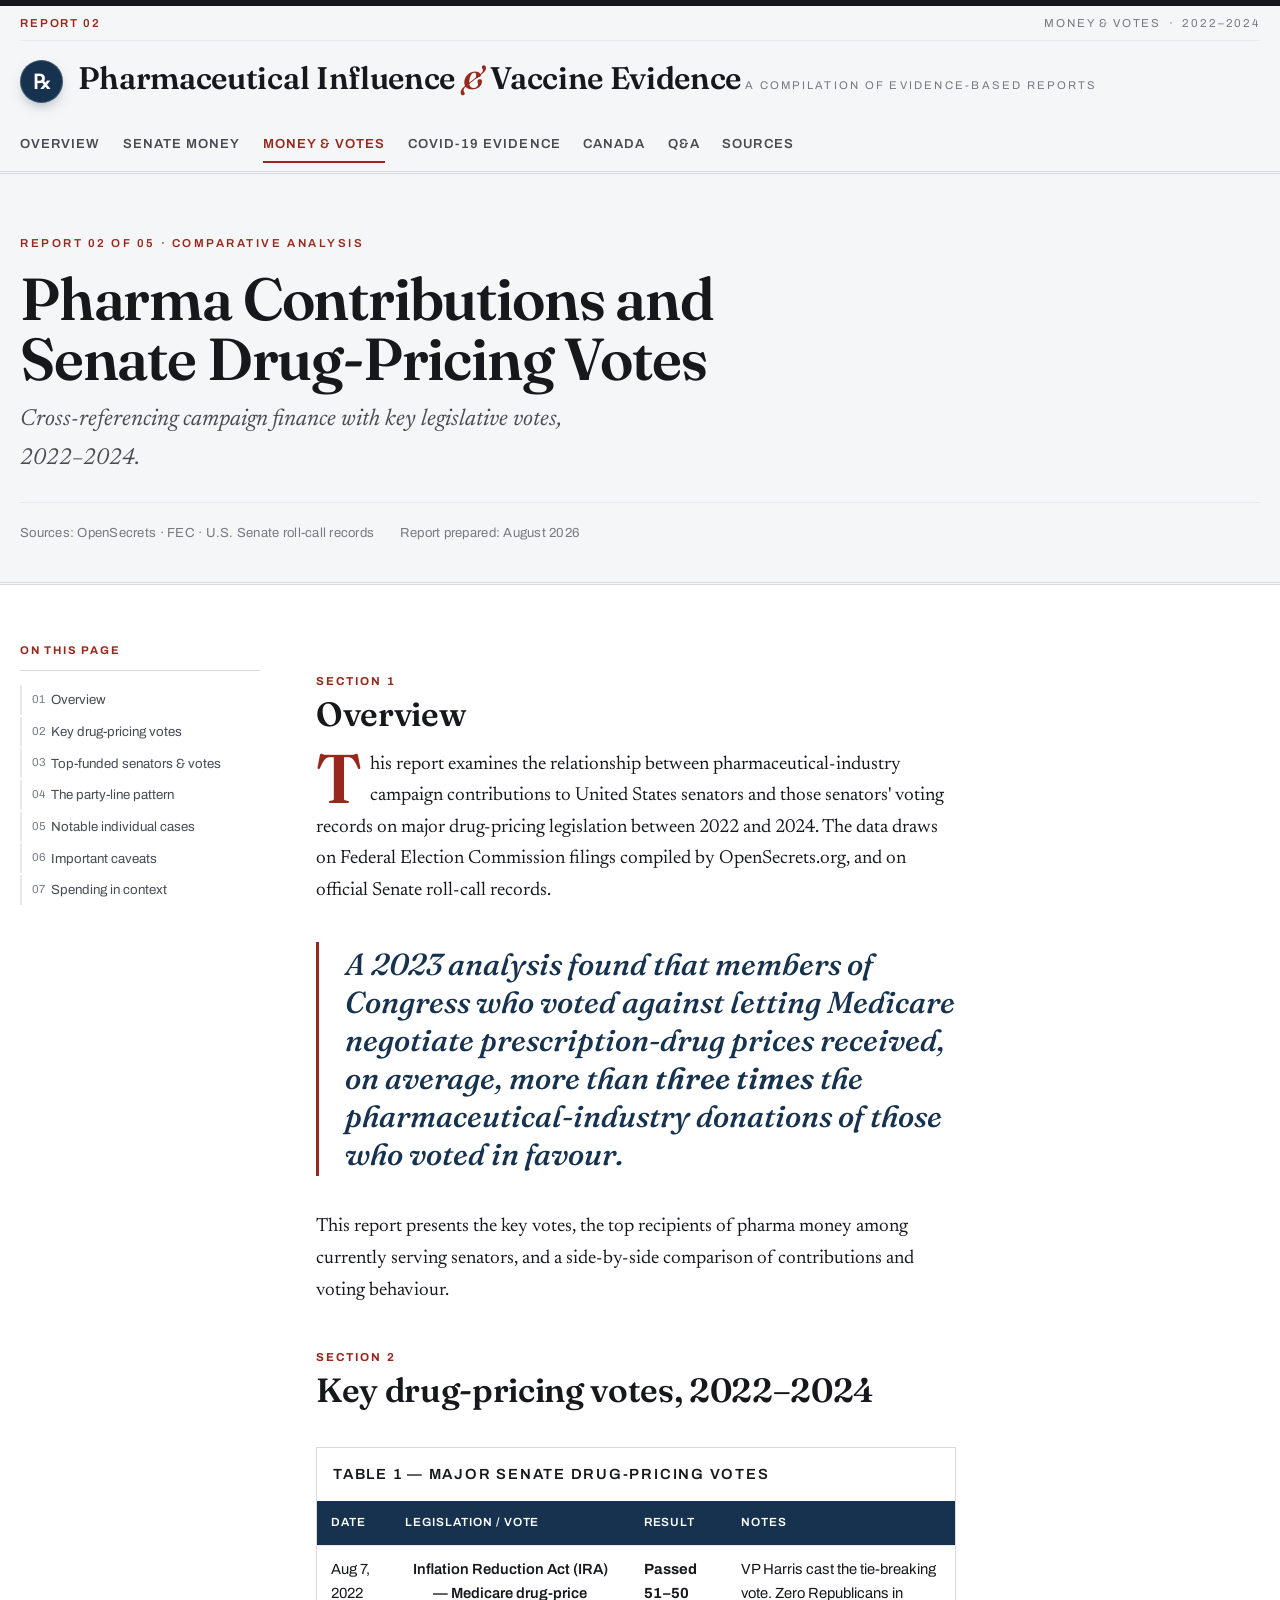
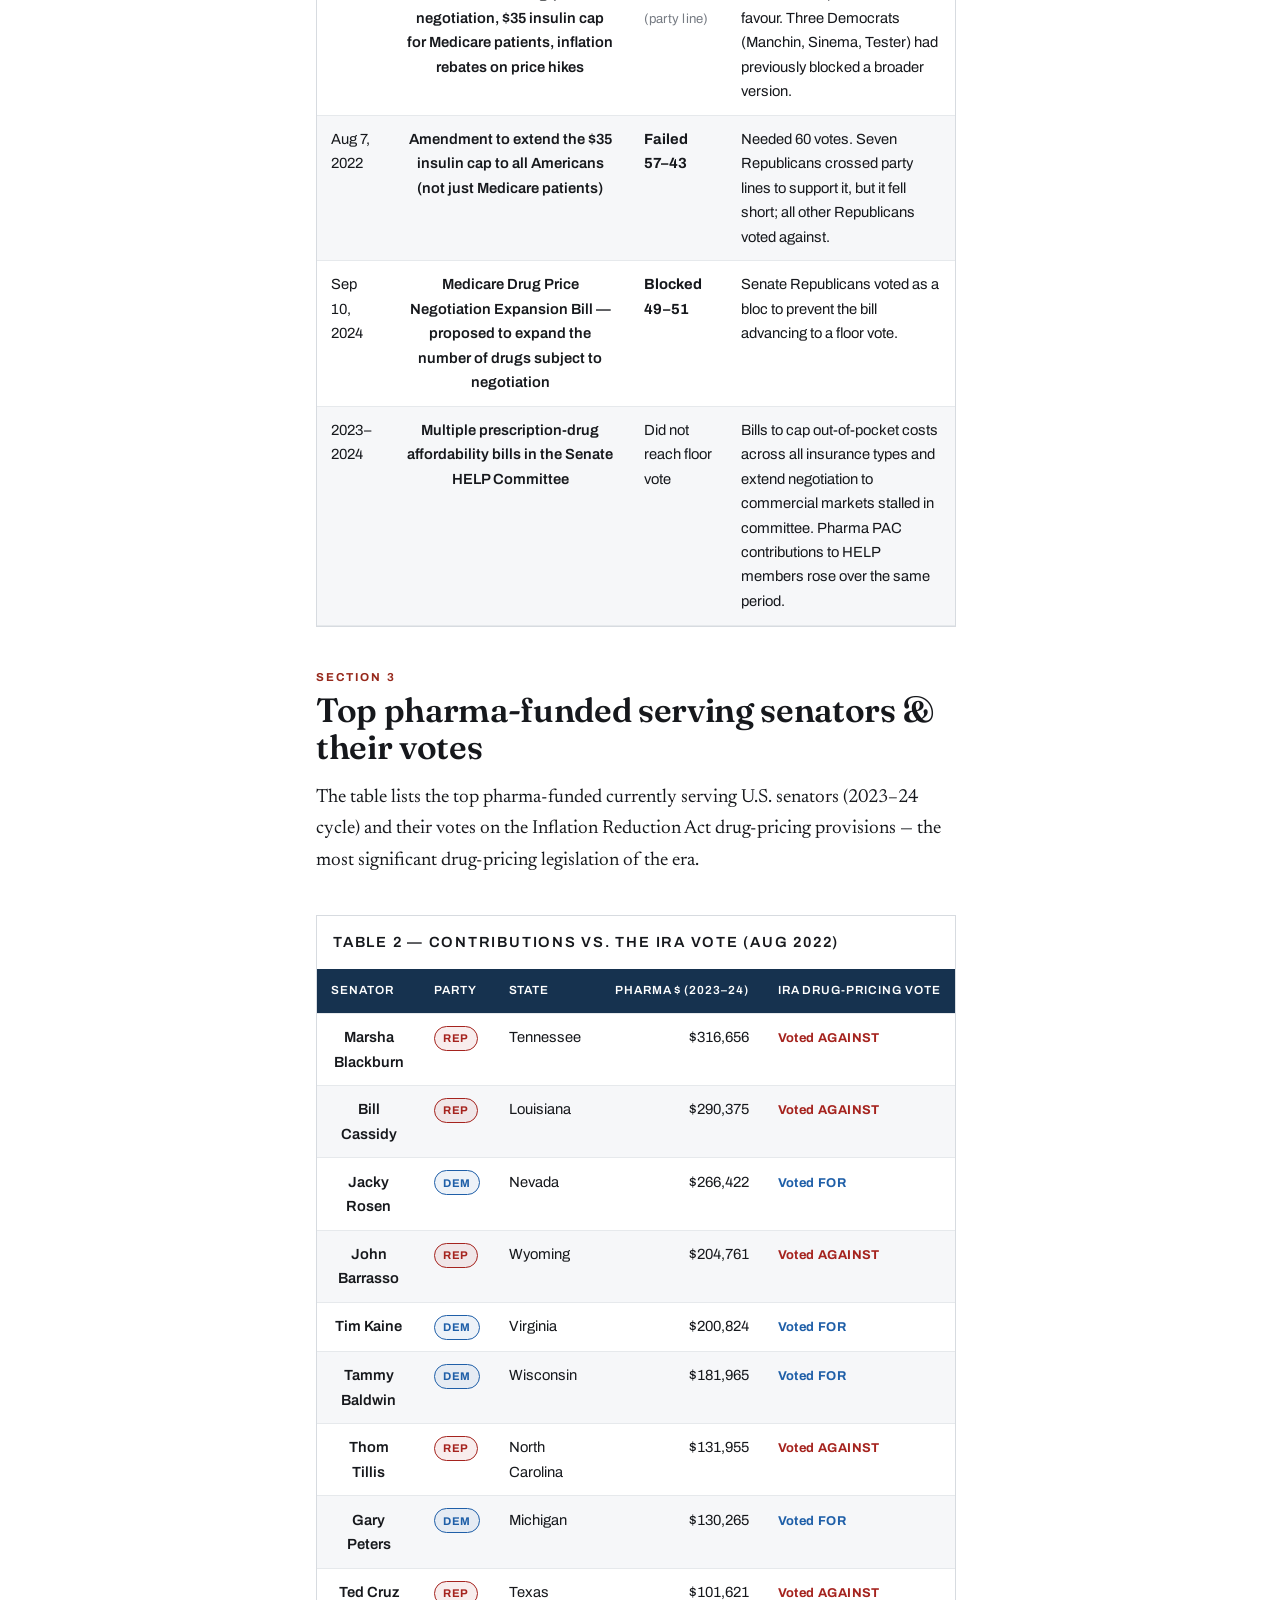
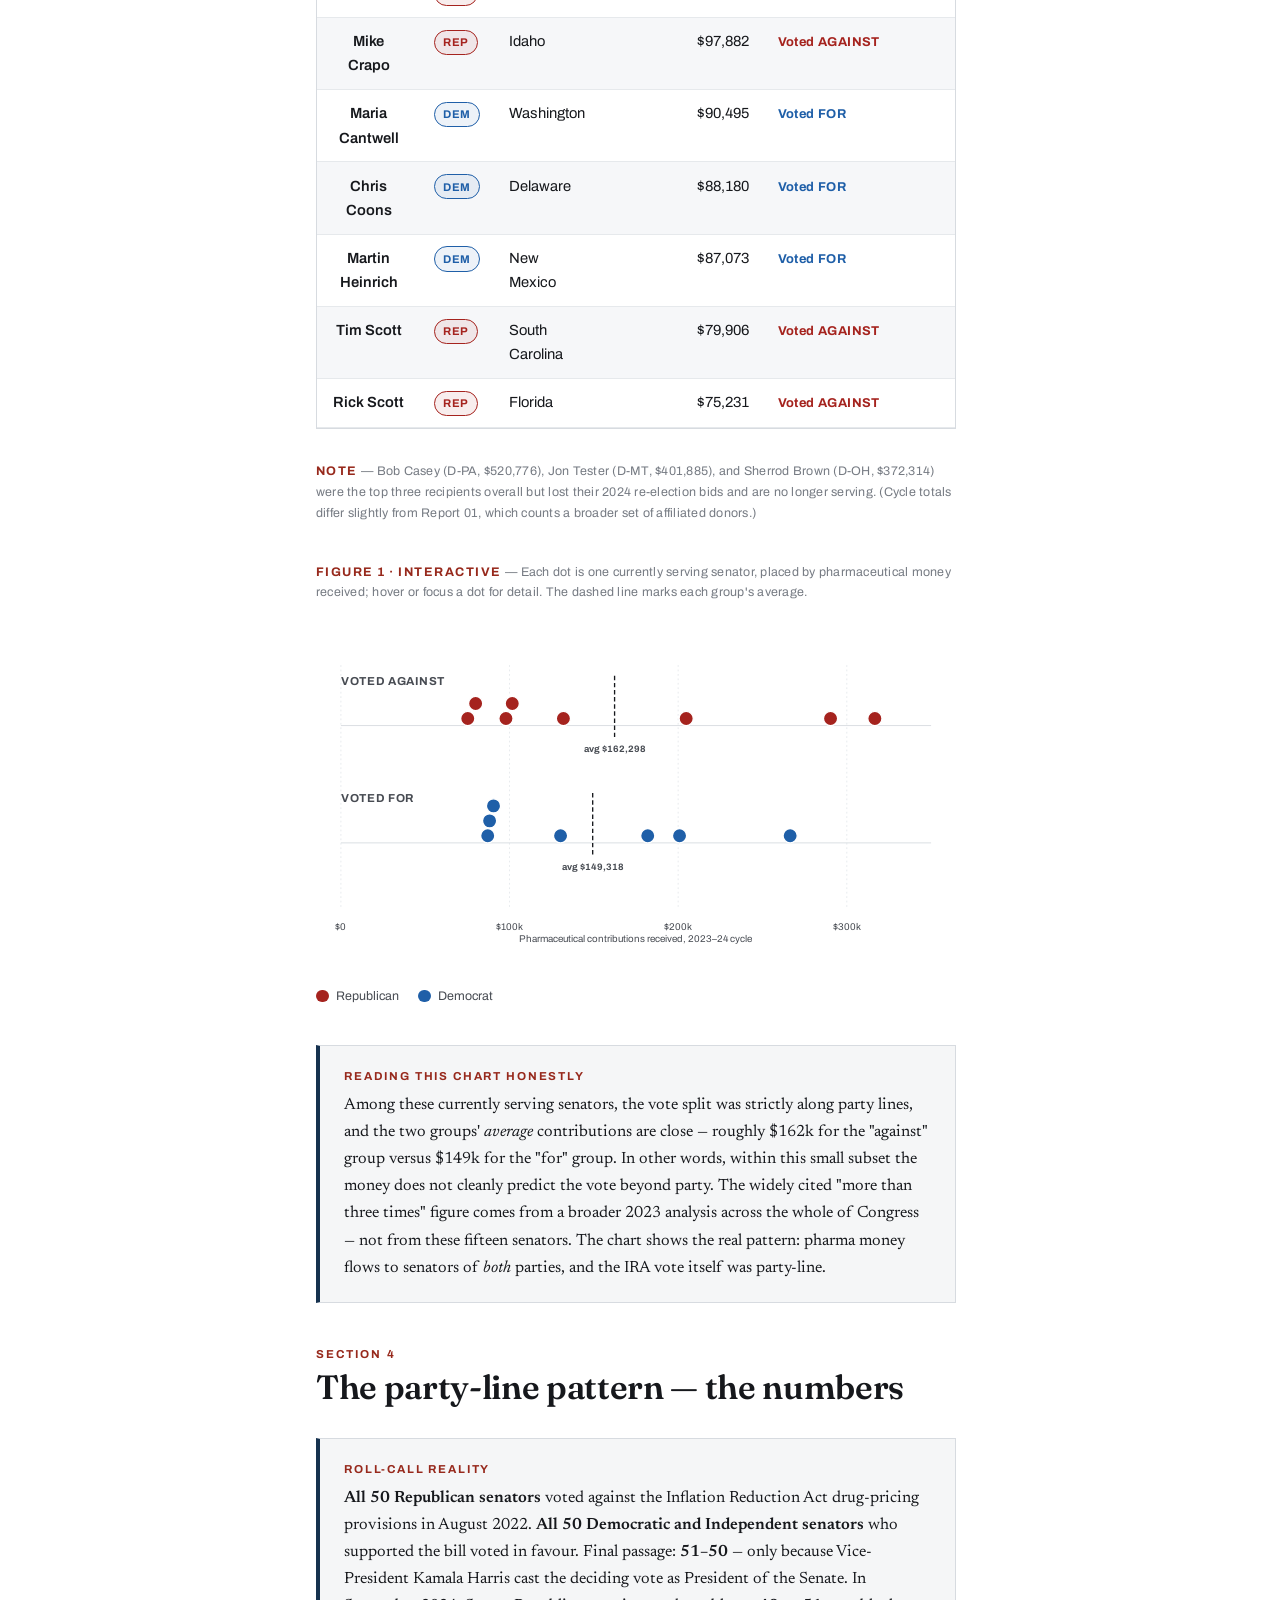
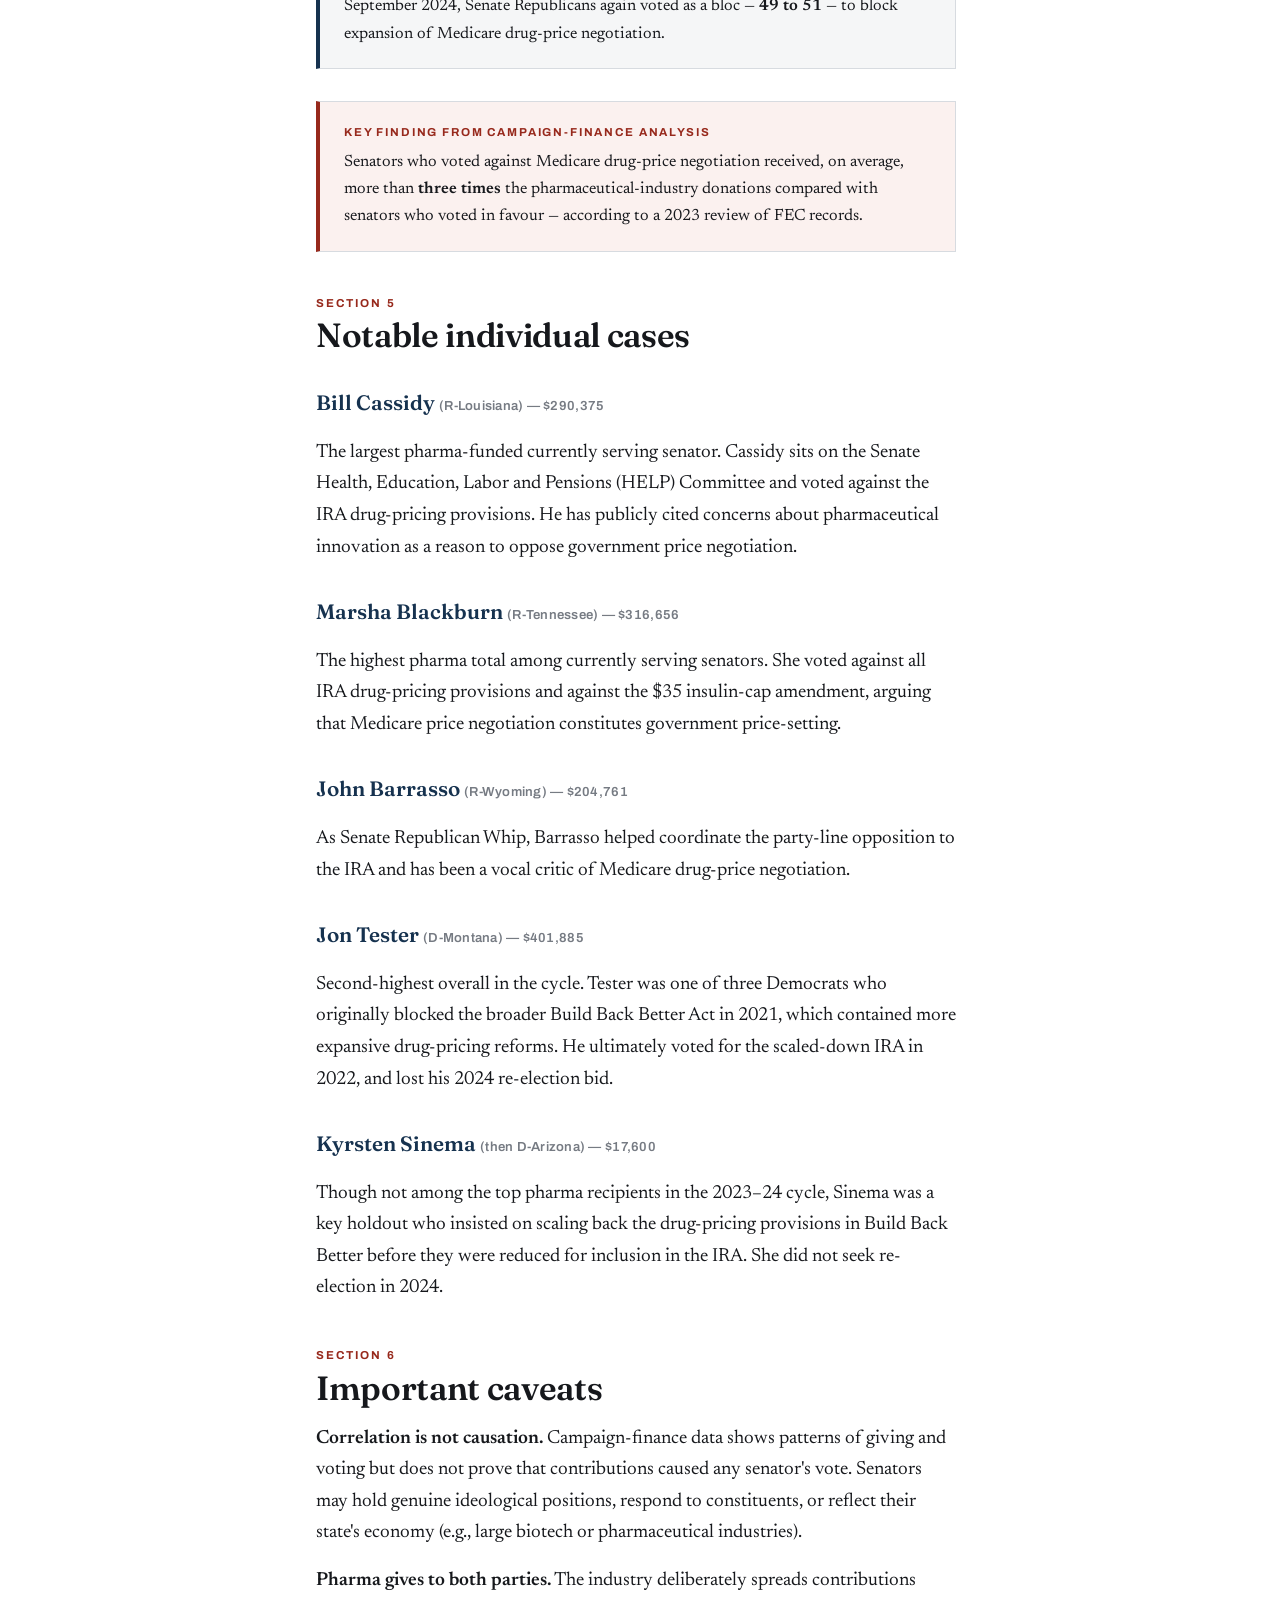
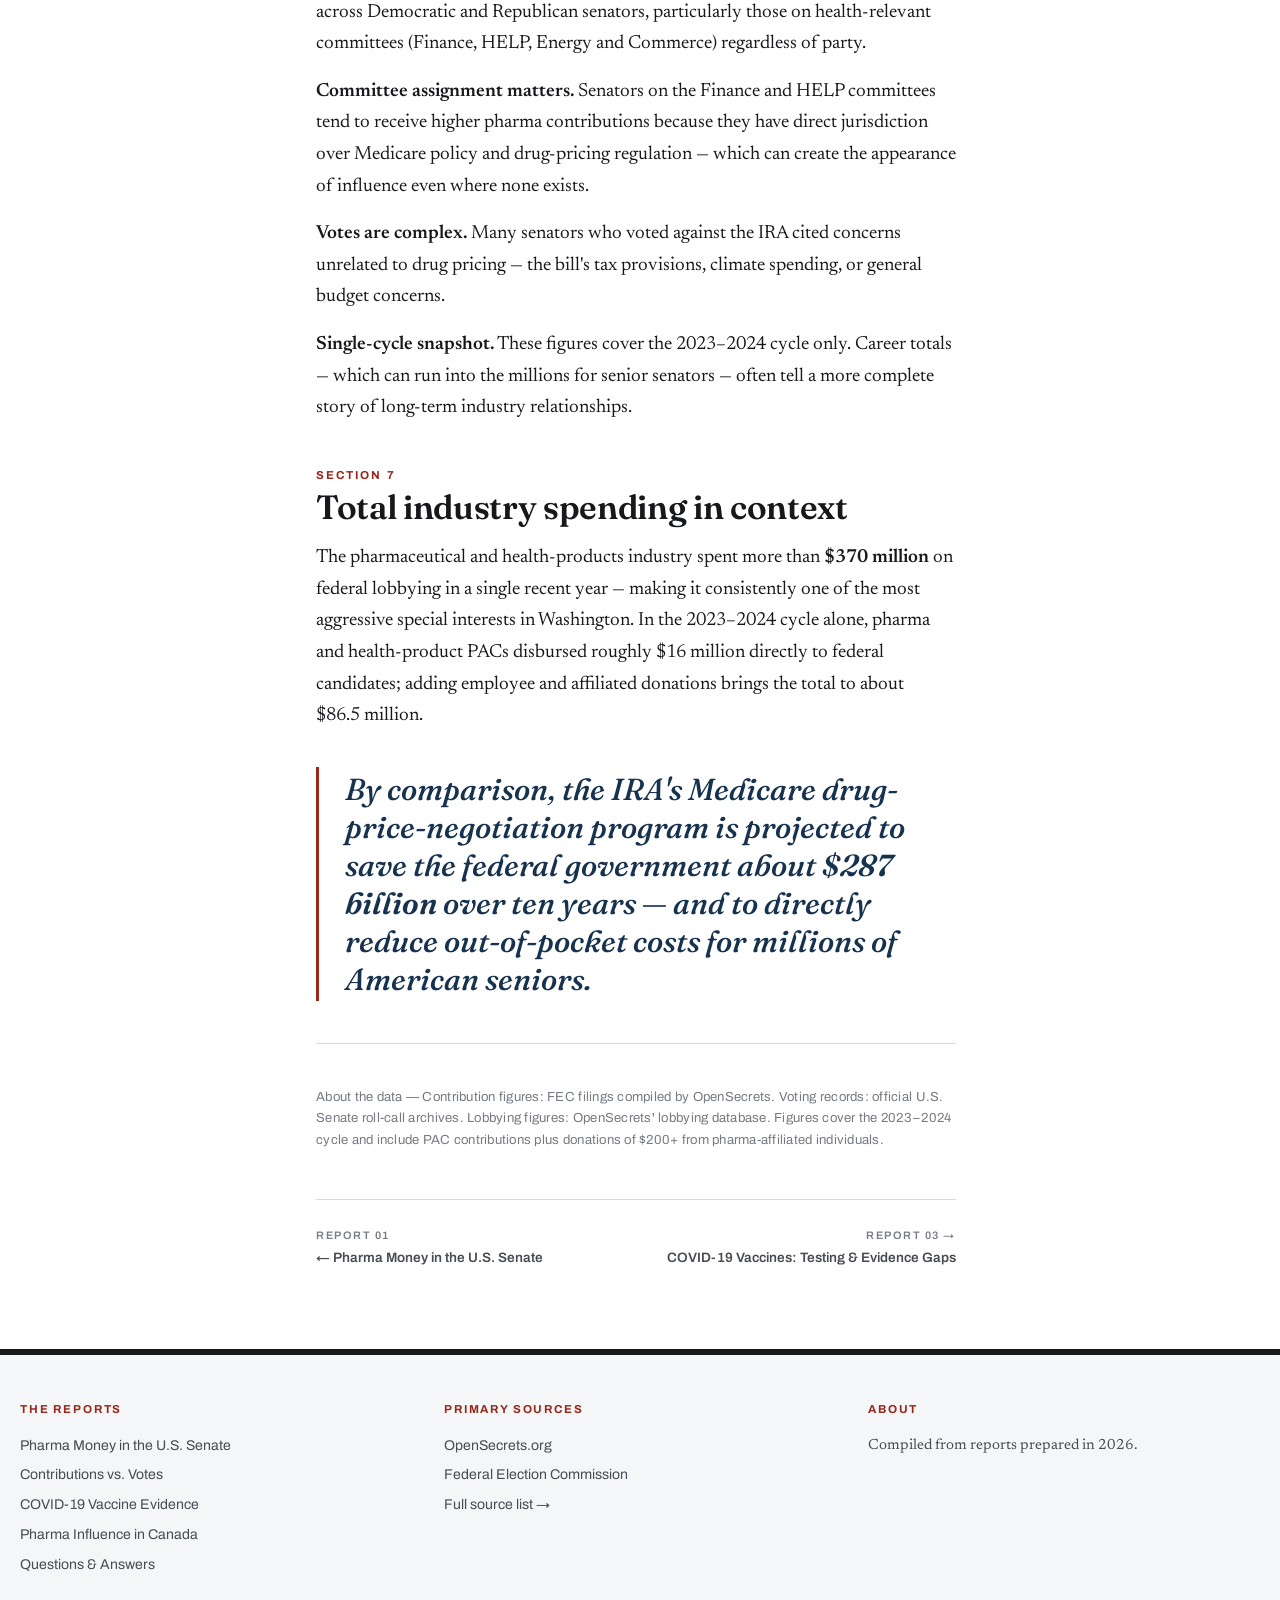
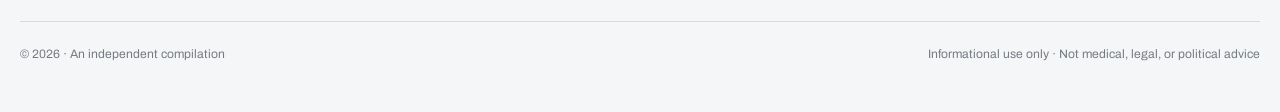
<file: contributions-and-votes.html>
<!DOCTYPE html>
<html lang="en">
<head>
<meta charset="UTF-8">
<meta name="viewport" content="width=device-width, initial-scale=1.0">
<title>Contributions vs. Drug-Pricing Votes — Pharmaceutical Influence &amp; Vaccine Evidence</title>
<meta name="description" content="Cross-referencing pharmaceutical campaign contributions with US Senate drug-pricing votes, 2022–2024. Key votes, top pharma-funded senators and their votes, and the party-line pattern on Medicare price negotiation.">
<link rel="stylesheet" href="assets/styles.css">
</head>
<body>
<a class="skip-link" href="#main">Skip to content</a>

<header class="masthead">
  <div class="wrap">
    <div class="masthead__bar">
      <span class="edition">Report 02</span>
      <span>Money &amp; Votes &nbsp;·&nbsp; 2022–2024</span>
    </div>
    <a class="masthead__title" href="index.html" aria-label="Home">
      <span class="masthead__mark">℞</span>
      <span>
        <span class="masthead__name">Pharmaceutical Influence <em>&amp;</em> Vaccine Evidence</span>
        <span class="masthead__sub">A compilation of evidence-based reports</span>
      </span>
    </a>
  </div>
  <nav class="nav" aria-label="Primary">
    <div class="wrap nav__inner">
      <a href="index.html">Overview</a>
      <a href="us-senate-contributions.html">Senate Money</a>
      <a href="contributions-and-votes.html" aria-current="page">Money &amp; Votes</a>
      <a href="covid-vaccines.html">COVID-19 Evidence</a>
      <a href="canada-pharma-influence.html">Canada</a>
      <a href="questions-and-answers.html">Q&amp;A</a>
      <a href="about.html">Sources</a>
    </div>
  </nav>
</header>

<main id="main">

  <div class="report-head">
    <div class="wrap">
      <p class="kicker report-head__index">Report 02 of 05 · Comparative Analysis</p>
      <h1>Pharma Contributions and Senate Drug-Pricing Votes</h1>
      <p class="report-head__sub">Cross-referencing campaign finance with key legislative votes, 2022–2024.</p>
      <div class="report-head__meta">
        <span class="mono-meta">Sources: OpenSecrets · FEC · U.S. Senate roll-call records</span>
        <span class="mono-meta">Report prepared: August 2026</span>
      </div>
    </div>
  </div>

  <div class="report-body">
    <div class="wrap">
      <div class="report-grid has-toc">

        <aside class="toc" aria-label="On this page">
          <p class="toc__title">On this page</p>
          <ol>
            <li><a href="#overview">Overview</a></li>
            <li><a href="#key-votes">Key drug-pricing votes</a></li>
            <li><a href="#funded-votes">Top-funded senators &amp; votes</a></li>
            <li><a href="#party-line">The party-line pattern</a></li>
            <li><a href="#cases">Notable individual cases</a></li>
            <li><a href="#caveats">Important caveats</a></li>
            <li><a href="#context">Spending in context</a></li>
          </ol>
        </aside>

        <article class="prose">

          <h2 id="overview"><span class="sec-no">Section 1</span>Overview</h2>
          <p class="dropcap">This report examines the relationship between pharmaceutical-industry
             campaign contributions to United States senators and those senators' voting records
             on major drug-pricing legislation between 2022 and 2024. The data draws on Federal
             Election Commission filings compiled by OpenSecrets.org, and on official Senate
             roll-call records.</p>
          <div class="pullquote">
            A 2023 analysis found that members of Congress who voted against letting Medicare
            negotiate prescription-drug prices received, on average, more than
            <strong>three times</strong> the pharmaceutical-industry donations of those who
            voted in favour.
          </div>
          <p>This report presents the key votes, the top recipients of pharma money among
             currently serving senators, and a side-by-side comparison of contributions and
             voting behaviour.</p>

          <h2 id="key-votes"><span class="sec-no">Section 2</span>Key drug-pricing votes, 2022–2024</h2>
          <figure class="figure">
            <div class="table-wrap">
              <table class="data">
                <caption class="figure__num">Table 1 — Major Senate drug-pricing votes</caption>
                <thead>
                  <tr><th scope="col">Date</th><th scope="col">Legislation / vote</th><th scope="col">Result</th><th scope="col">Notes</th></tr>
                </thead>
                <tbody>
                  <tr>
                    <td>Aug 7, 2022</td>
                    <th scope="row">Inflation Reduction Act (IRA) — Medicare drug-price negotiation, $35 insulin cap for Medicare patients, inflation rebates on price hikes</th>
                    <td><strong>Passed 51–50</strong> <span class="mono-meta">(party line)</span></td>
                    <td>VP Harris cast the tie-breaking vote. Zero Republicans in favour. Three Democrats (Manchin, Sinema, Tester) had previously blocked a broader version.</td>
                  </tr>
                  <tr>
                    <td>Aug 7, 2022</td>
                    <th scope="row">Amendment to extend the $35 insulin cap to all Americans (not just Medicare patients)</th>
                    <td><strong>Failed 57–43</strong></td>
                    <td>Needed 60 votes. Seven Republicans crossed party lines to support it, but it fell short; all other Republicans voted against.</td>
                  </tr>
                  <tr>
                    <td>Sep 10, 2024</td>
                    <th scope="row">Medicare Drug Price Negotiation Expansion Bill — proposed to expand the number of drugs subject to negotiation</th>
                    <td><strong>Blocked 49–51</strong></td>
                    <td>Senate Republicans voted as a bloc to prevent the bill advancing to a floor vote.</td>
                  </tr>
                  <tr>
                    <td>2023–2024</td>
                    <th scope="row">Multiple prescription-drug affordability bills in the Senate HELP Committee</th>
                    <td>Did not reach floor vote</td>
                    <td>Bills to cap out-of-pocket costs across all insurance types and extend negotiation to commercial markets stalled in committee. Pharma PAC contributions to HELP members rose over the same period.</td>
                  </tr>
                </tbody>
              </table>
            </div>
          </figure>

          <h2 id="funded-votes"><span class="sec-no">Section 3</span>Top pharma-funded serving senators &amp; their votes</h2>
          <p>The table lists the top pharma-funded currently serving U.S. senators (2023–24 cycle)
             and their votes on the Inflation Reduction Act drug-pricing provisions — the most
             significant drug-pricing legislation of the era.</p>
          <figure class="figure">
            <div class="table-wrap">
              <table class="data">
                <caption class="figure__num">Table 2 — Contributions vs. the IRA vote (Aug 2022)</caption>
                <thead>
                  <tr>
                    <th scope="col">Senator</th><th scope="col">Party</th><th scope="col">State</th>
                    <th scope="col" class="num">Pharma $ (2023–24)</th><th scope="col">IRA drug-pricing vote</th>
                  </tr>
                </thead>
                <tbody>
                  <tr><th scope="row">Marsha Blackburn</th><td><span class="pill rep">Rep</span></td><td>Tennessee</td><td class="num">$316,656</td><td><span class="vote against">Voted AGAINST</span></td></tr>
                  <tr><th scope="row">Bill Cassidy</th><td><span class="pill rep">Rep</span></td><td>Louisiana</td><td class="num">$290,375</td><td><span class="vote against">Voted AGAINST</span></td></tr>
                  <tr><th scope="row">Jacky Rosen</th><td><span class="pill dem">Dem</span></td><td>Nevada</td><td class="num">$266,422</td><td><span class="vote for">Voted FOR</span></td></tr>
                  <tr><th scope="row">John Barrasso</th><td><span class="pill rep">Rep</span></td><td>Wyoming</td><td class="num">$204,761</td><td><span class="vote against">Voted AGAINST</span></td></tr>
                  <tr><th scope="row">Tim Kaine</th><td><span class="pill dem">Dem</span></td><td>Virginia</td><td class="num">$200,824</td><td><span class="vote for">Voted FOR</span></td></tr>
                  <tr><th scope="row">Tammy Baldwin</th><td><span class="pill dem">Dem</span></td><td>Wisconsin</td><td class="num">$181,965</td><td><span class="vote for">Voted FOR</span></td></tr>
                  <tr><th scope="row">Thom Tillis</th><td><span class="pill rep">Rep</span></td><td>North Carolina</td><td class="num">$131,955</td><td><span class="vote against">Voted AGAINST</span></td></tr>
                  <tr><th scope="row">Gary Peters</th><td><span class="pill dem">Dem</span></td><td>Michigan</td><td class="num">$130,265</td><td><span class="vote for">Voted FOR</span></td></tr>
                  <tr><th scope="row">Ted Cruz</th><td><span class="pill rep">Rep</span></td><td>Texas</td><td class="num">$101,621</td><td><span class="vote against">Voted AGAINST</span></td></tr>
                  <tr><th scope="row">Mike Crapo</th><td><span class="pill rep">Rep</span></td><td>Idaho</td><td class="num">$97,882</td><td><span class="vote against">Voted AGAINST</span></td></tr>
                  <tr><th scope="row">Maria Cantwell</th><td><span class="pill dem">Dem</span></td><td>Washington</td><td class="num">$90,495</td><td><span class="vote for">Voted FOR</span></td></tr>
                  <tr><th scope="row">Chris Coons</th><td><span class="pill dem">Dem</span></td><td>Delaware</td><td class="num">$88,180</td><td><span class="vote for">Voted FOR</span></td></tr>
                  <tr><th scope="row">Martin Heinrich</th><td><span class="pill dem">Dem</span></td><td>New Mexico</td><td class="num">$87,073</td><td><span class="vote for">Voted FOR</span></td></tr>
                  <tr><th scope="row">Tim Scott</th><td><span class="pill rep">Rep</span></td><td>South Carolina</td><td class="num">$79,906</td><td><span class="vote against">Voted AGAINST</span></td></tr>
                  <tr><th scope="row">Rick Scott</th><td><span class="pill rep">Rep</span></td><td>Florida</td><td class="num">$75,231</td><td><span class="vote against">Voted AGAINST</span></td></tr>
                </tbody>
              </table>
            </div>
            <figcaption class="figure__cap"><span class="figure__num">Note</span> — Bob Casey (D-PA, $520,776), Jon Tester (D-MT, $401,885), and Sherrod Brown (D-OH, $372,314) were the top three recipients overall but lost their 2024 re-election bids and are no longer serving. (Cycle totals differ slightly from Report 01, which counts a broader set of affiliated donors.)</figcaption>
          </figure>

          <figure class="figure js-only">
            <figcaption class="figure__cap" style="margin-top:0;margin-bottom:1rem;"><span class="figure__num">Figure 1 · Interactive</span> — Each dot is one currently serving senator, placed by pharmaceutical money received; hover or focus a dot for detail. The dashed line marks each group's average.</figcaption>
            <div class="viz-wrap">
              <div id="scatter" class="viz" role="group" aria-label="Contributions by vote, interactive beeswarm">
                <p class="mono-meta">Interactive chart loads here. See Table&nbsp;2 above for the underlying figures.</p>
              </div>
              <div id="scatter-tip" class="viz-tooltip" aria-hidden="true"></div>
            </div>
            <div class="viz-legend">
              <span><i style="background:var(--rep)"></i> Republican</span>
              <span><i style="background:var(--dem)"></i> Democrat</span>
            </div>
          </figure>
          <script type="application/json" id="scatter-data">
          [
            {"name":"Marsha Blackburn","stateParty":"R·TN","party":"rep","amount":316656,"vote":"against"},
            {"name":"Bill Cassidy","stateParty":"R·LA","party":"rep","amount":290375,"vote":"against"},
            {"name":"John Barrasso","stateParty":"R·WY","party":"rep","amount":204761,"vote":"against"},
            {"name":"Thom Tillis","stateParty":"R·NC","party":"rep","amount":131955,"vote":"against"},
            {"name":"Ted Cruz","stateParty":"R·TX","party":"rep","amount":101621,"vote":"against"},
            {"name":"Mike Crapo","stateParty":"R·ID","party":"rep","amount":97882,"vote":"against"},
            {"name":"Tim Scott","stateParty":"R·SC","party":"rep","amount":79906,"vote":"against"},
            {"name":"Rick Scott","stateParty":"R·FL","party":"rep","amount":75231,"vote":"against"},
            {"name":"Jacky Rosen","stateParty":"D·NV","party":"dem","amount":266422,"vote":"for"},
            {"name":"Tim Kaine","stateParty":"D·VA","party":"dem","amount":200824,"vote":"for"},
            {"name":"Tammy Baldwin","stateParty":"D·WI","party":"dem","amount":181965,"vote":"for"},
            {"name":"Gary Peters","stateParty":"D·MI","party":"dem","amount":130265,"vote":"for"},
            {"name":"Maria Cantwell","stateParty":"D·WA","party":"dem","amount":90495,"vote":"for"},
            {"name":"Chris Coons","stateParty":"D·DE","party":"dem","amount":88180,"vote":"for"},
            {"name":"Martin Heinrich","stateParty":"D·NM","party":"dem","amount":87073,"vote":"for"}
          ]
          </script>
          <div class="callout">
            <p class="callout__label">Reading this chart honestly</p>
            <p>Among these currently serving senators, the vote split was strictly along party
               lines, and the two groups' <em>average</em> contributions are close — roughly
               $162k for the "against" group versus $149k for the "for" group. In other words,
               within this small subset the money does not cleanly predict the vote beyond party.
               The widely cited "more than three times" figure comes from a broader 2023 analysis
               across the whole of Congress — not from these fifteen senators. The chart shows the
               real pattern: pharma money flows to senators of <em>both</em> parties, and the IRA
               vote itself was party-line.</p>
          </div>

          <h2 id="party-line"><span class="sec-no">Section 4</span>The party-line pattern — the numbers</h2>
          <div class="callout">
            <p class="callout__label">Roll-call reality</p>
            <p><strong>All 50 Republican senators</strong> voted against the Inflation Reduction
               Act drug-pricing provisions in August 2022. <strong>All 50 Democratic and
               Independent senators</strong> who supported the bill voted in favour. Final
               passage: <strong>51–50</strong> — only because Vice-President Kamala Harris cast
               the deciding vote as President of the Senate. In September 2024, Senate
               Republicans again voted as a bloc — <strong>49 to 51</strong> — to block
               expansion of Medicare drug-price negotiation.</p>
          </div>
          <div class="callout callout--warn">
            <p class="callout__label">Key finding from campaign-finance analysis</p>
            <p>Senators who voted against Medicare drug-price negotiation received, on average,
               more than <strong>three times</strong> the pharmaceutical-industry donations
               compared with senators who voted in favour — according to a 2023 review of FEC
               records.</p>
          </div>

          <h2 id="cases"><span class="sec-no">Section 5</span>Notable individual cases</h2>

          <h3>Bill Cassidy <span class="mono-meta">(R-Louisiana) — $290,375</span></h3>
          <p>The largest pharma-funded currently serving senator. Cassidy sits on the Senate
             Health, Education, Labor and Pensions (HELP) Committee and voted against the IRA
             drug-pricing provisions. He has publicly cited concerns about pharmaceutical
             innovation as a reason to oppose government price negotiation.</p>

          <h3>Marsha Blackburn <span class="mono-meta">(R-Tennessee) — $316,656</span></h3>
          <p>The highest pharma total among currently serving senators. She voted against all
             IRA drug-pricing provisions and against the $35 insulin-cap amendment, arguing
             that Medicare price negotiation constitutes government price-setting.</p>

          <h3>John Barrasso <span class="mono-meta">(R-Wyoming) — $204,761</span></h3>
          <p>As Senate Republican Whip, Barrasso helped coordinate the party-line opposition to
             the IRA and has been a vocal critic of Medicare drug-price negotiation.</p>

          <h3>Jon Tester <span class="mono-meta">(D-Montana) — $401,885</span></h3>
          <p>Second-highest overall in the cycle. Tester was one of three Democrats who
             originally blocked the broader Build Back Better Act in 2021, which contained more
             expansive drug-pricing reforms. He ultimately voted for the scaled-down IRA in
             2022, and lost his 2024 re-election bid.</p>

          <h3>Kyrsten Sinema <span class="mono-meta">(then D-Arizona) — $17,600</span></h3>
          <p>Though not among the top pharma recipients in the 2023–24 cycle, Sinema was a key
             holdout who insisted on scaling back the drug-pricing provisions in Build Back
             Better before they were reduced for inclusion in the IRA. She did not seek
             re-election in 2024.</p>

          <h2 id="caveats"><span class="sec-no">Section 6</span>Important caveats</h2>
          <p><strong>Correlation is not causation.</strong> Campaign-finance data shows patterns
             of giving and voting but does not prove that contributions caused any senator's
             vote. Senators may hold genuine ideological positions, respond to constituents, or
             reflect their state's economy (e.g., large biotech or pharmaceutical industries).</p>
          <p><strong>Pharma gives to both parties.</strong> The industry deliberately spreads
             contributions across Democratic and Republican senators, particularly those on
             health-relevant committees (Finance, HELP, Energy and Commerce) regardless of party.</p>
          <p><strong>Committee assignment matters.</strong> Senators on the Finance and HELP
             committees tend to receive higher pharma contributions because they have direct
             jurisdiction over Medicare policy and drug-pricing regulation — which can create the
             appearance of influence even where none exists.</p>
          <p><strong>Votes are complex.</strong> Many senators who voted against the IRA cited
             concerns unrelated to drug pricing — the bill's tax provisions, climate spending, or
             general budget concerns.</p>
          <p><strong>Single-cycle snapshot.</strong> These figures cover the 2023–2024 cycle
             only. Career totals — which can run into the millions for senior senators — often
             tell a more complete story of long-term industry relationships.</p>

          <h2 id="context"><span class="sec-no">Section 7</span>Total industry spending in context</h2>
          <p>The pharmaceutical and health-products industry spent more than
             <strong>$370 million</strong> on federal lobbying in a single recent year — making
             it consistently one of the most aggressive special interests in Washington. In the
             2023–2024 cycle alone, pharma and health-product PACs disbursed roughly
             $16&nbsp;million directly to federal candidates; adding employee and affiliated
             donations brings the total to about $86.5&nbsp;million.</p>
          <div class="pullquote">
            By comparison, the IRA's Medicare drug-price-negotiation program is projected to save
            the federal government about <strong>$287 billion</strong> over ten years — and to
            directly reduce out-of-pocket costs for millions of American seniors.
          </div>

          <hr class="rule">
          <p class="mono-meta">About the data — Contribution figures: FEC filings compiled by
             OpenSecrets. Voting records: official U.S. Senate roll-call archives. Lobbying
             figures: OpenSecrets' lobbying database. Figures cover the 2023–2024 cycle and
             include PAC contributions plus donations of $200+ from pharma-affiliated
             individuals.</p>

          <nav class="prevnext" aria-label="Report navigation">
            <a href="us-senate-contributions.html"><span class="lbl">Report 01</span>← Pharma Money in the U.S. Senate</a>
            <a class="next" href="covid-vaccines.html"><span class="lbl">Report 03 →</span>COVID-19 Vaccines: Testing &amp; Evidence Gaps</a>
          </nav>

        </article>
      </div>
    </div>
  </div>

</main>

<footer class="footer">
  <div class="wrap">
    <div class="footer__grid">
      <div>
        <h4>The Reports</h4>
        <ul>
          <li><a href="us-senate-contributions.html">Pharma Money in the U.S. Senate</a></li>
          <li><a href="contributions-and-votes.html">Contributions vs. Votes</a></li>
          <li><a href="covid-vaccines.html">COVID-19 Vaccine Evidence</a></li>
          <li><a href="canada-pharma-influence.html">Pharma Influence in Canada</a></li>
          <li><a href="questions-and-answers.html">Questions &amp; Answers</a></li>
        </ul>
      </div>
      <div>
        <h4>Primary Sources</h4>
        <ul>
          <li><a href="https://www.opensecrets.org" rel="noopener">OpenSecrets.org</a></li>
          <li><a href="https://www.fec.gov" rel="noopener">Federal Election Commission</a></li>
          <li><a href="about.html">Full source list →</a></li>
        </ul>
      </div>
      <div>
        <h4>About</h4>
        <p class="footer__note">Compiled from
          reports prepared in 2026.</p>
      </div>
    </div>
    <div class="footer__bottom">
      <span>© 2026 · An independent compilation</span>
      <span>Informational use only · Not medical, legal, or political advice</span>
    </div>
  </div>
</footer>

<script src="assets/charts.js" defer></script>
</body>
</html>
</file>
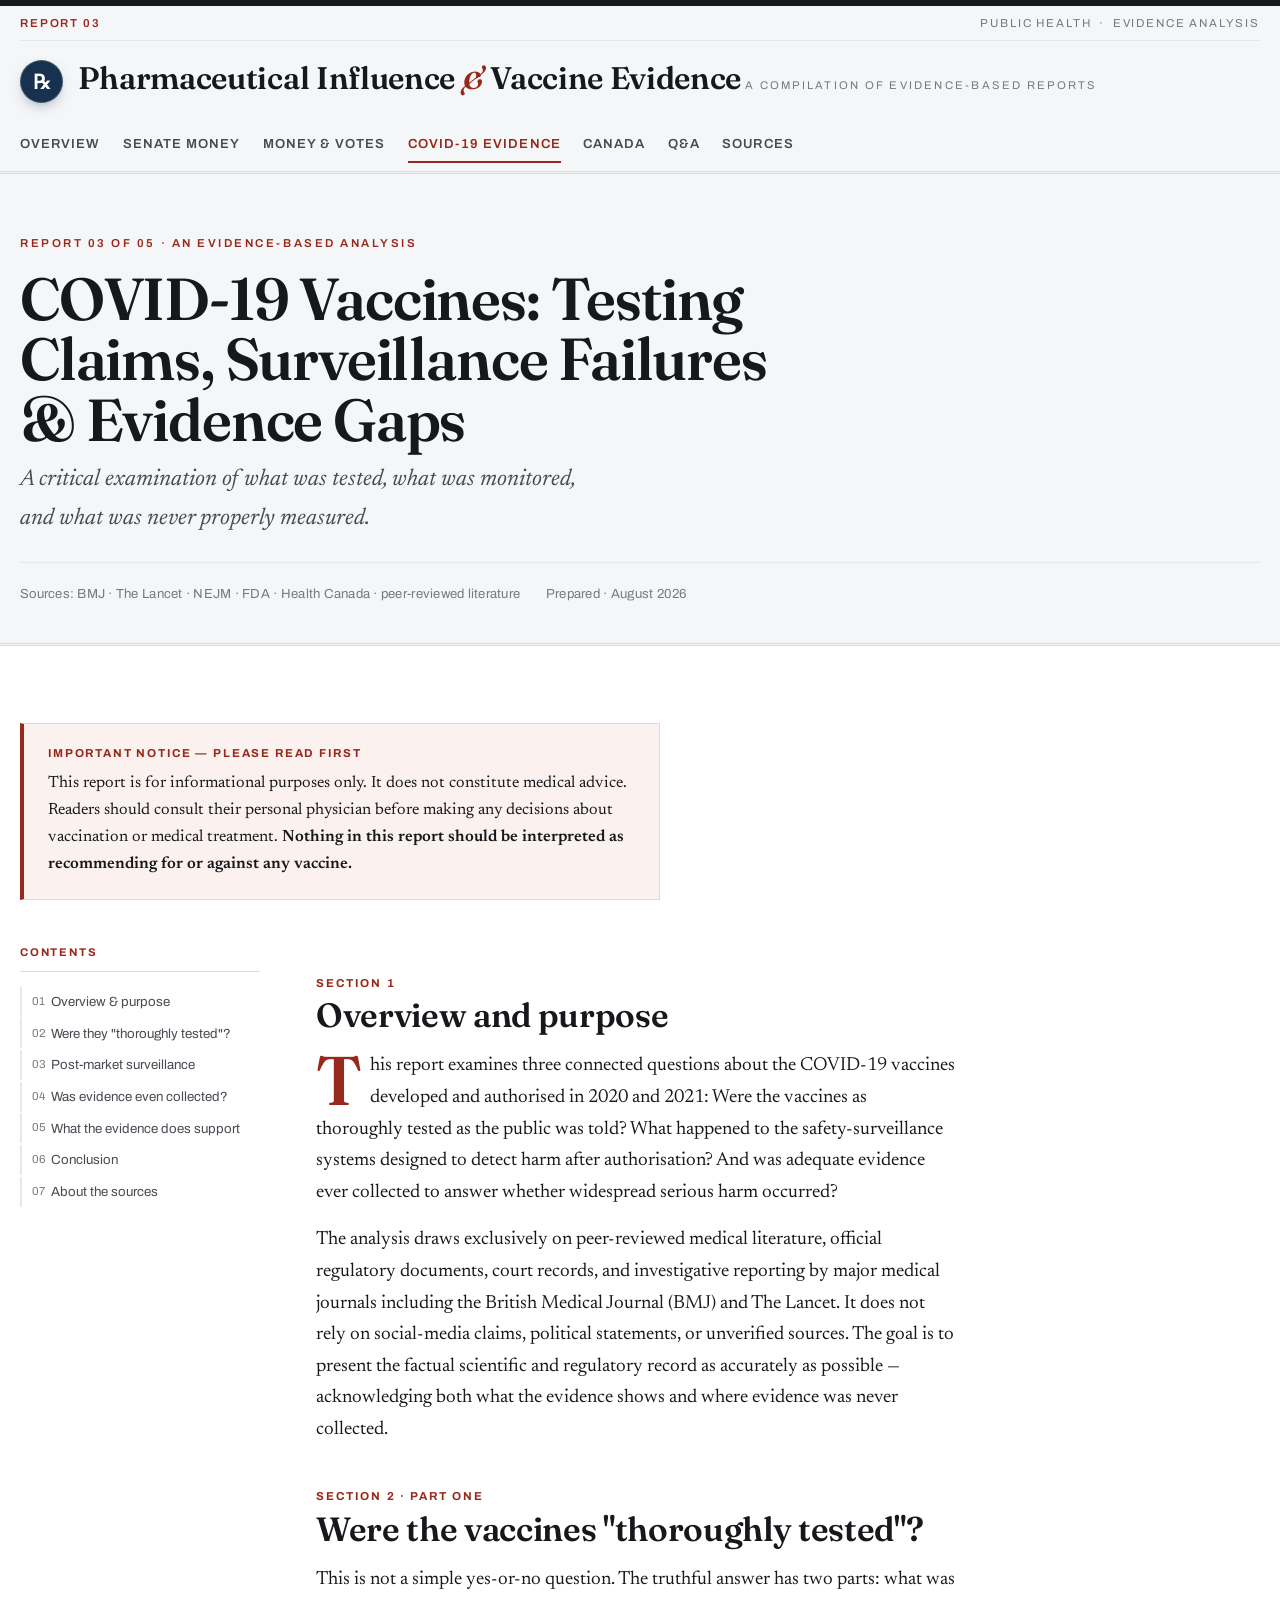
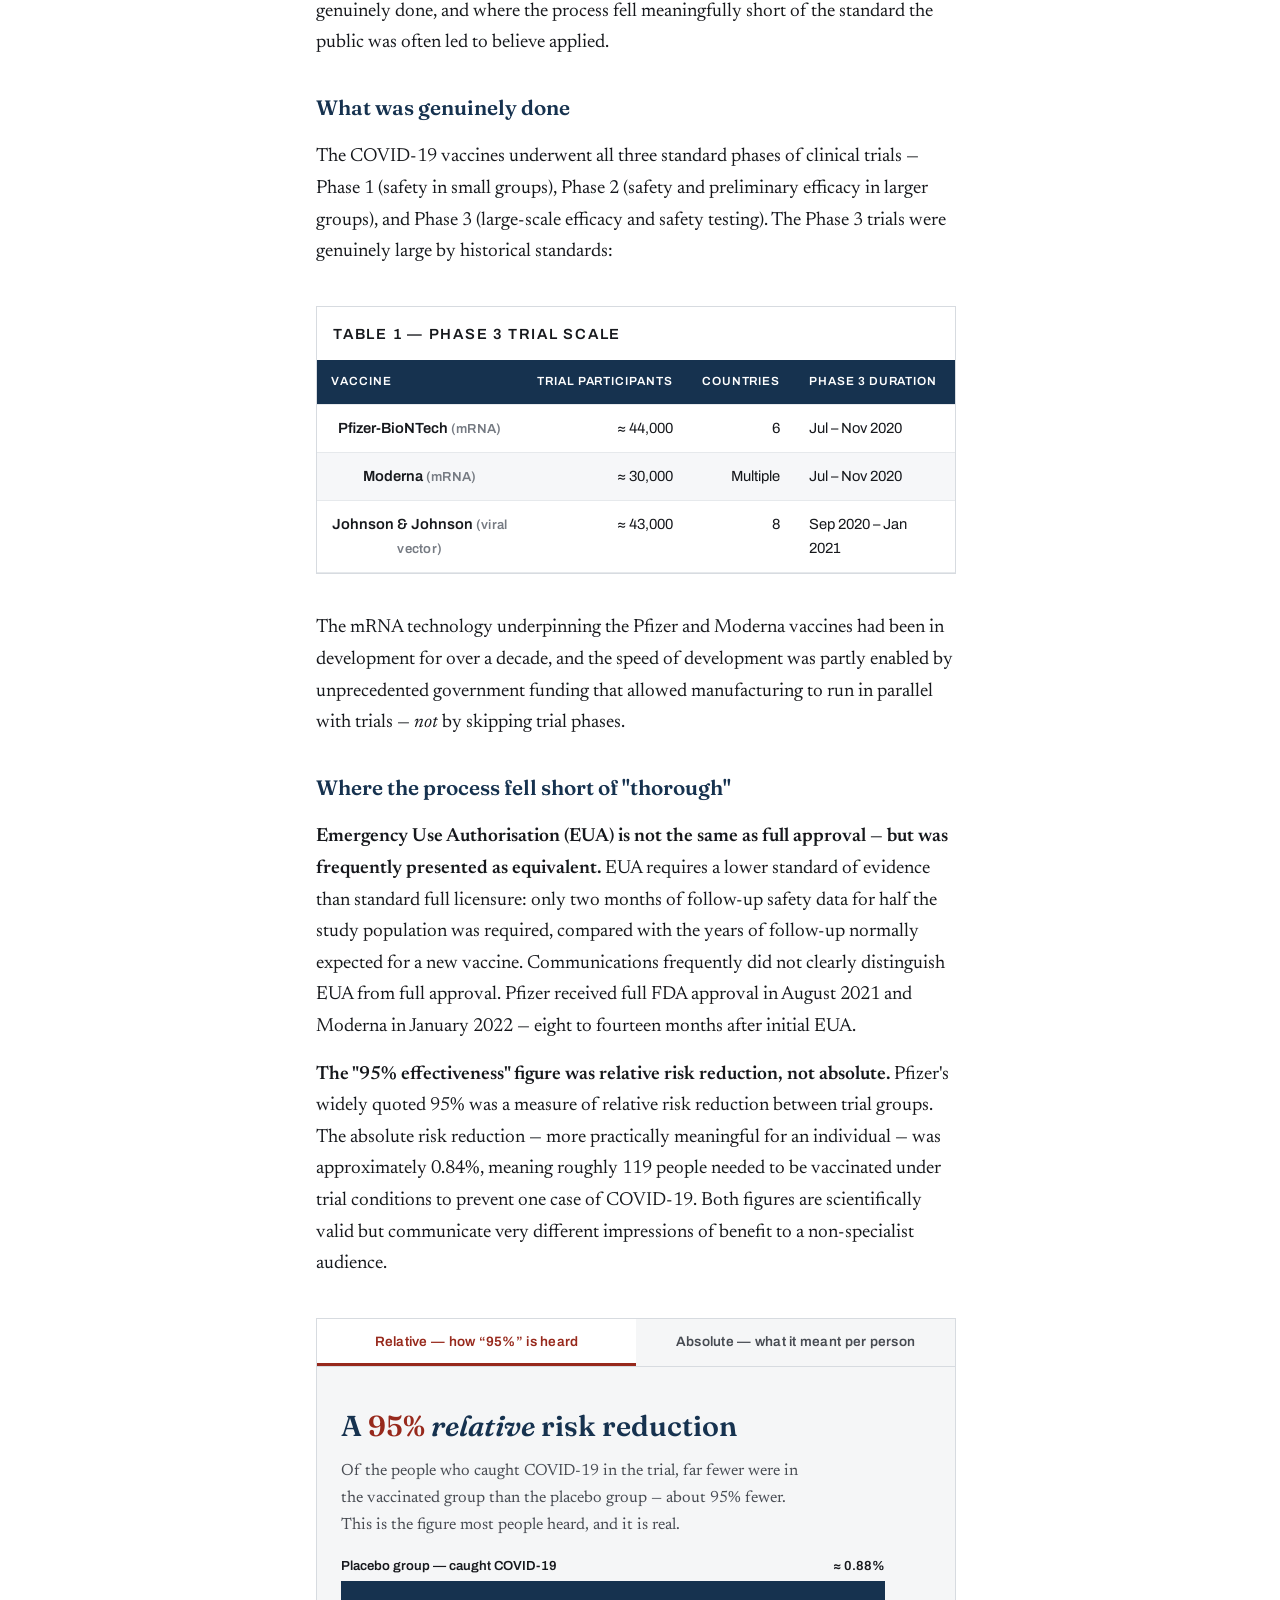
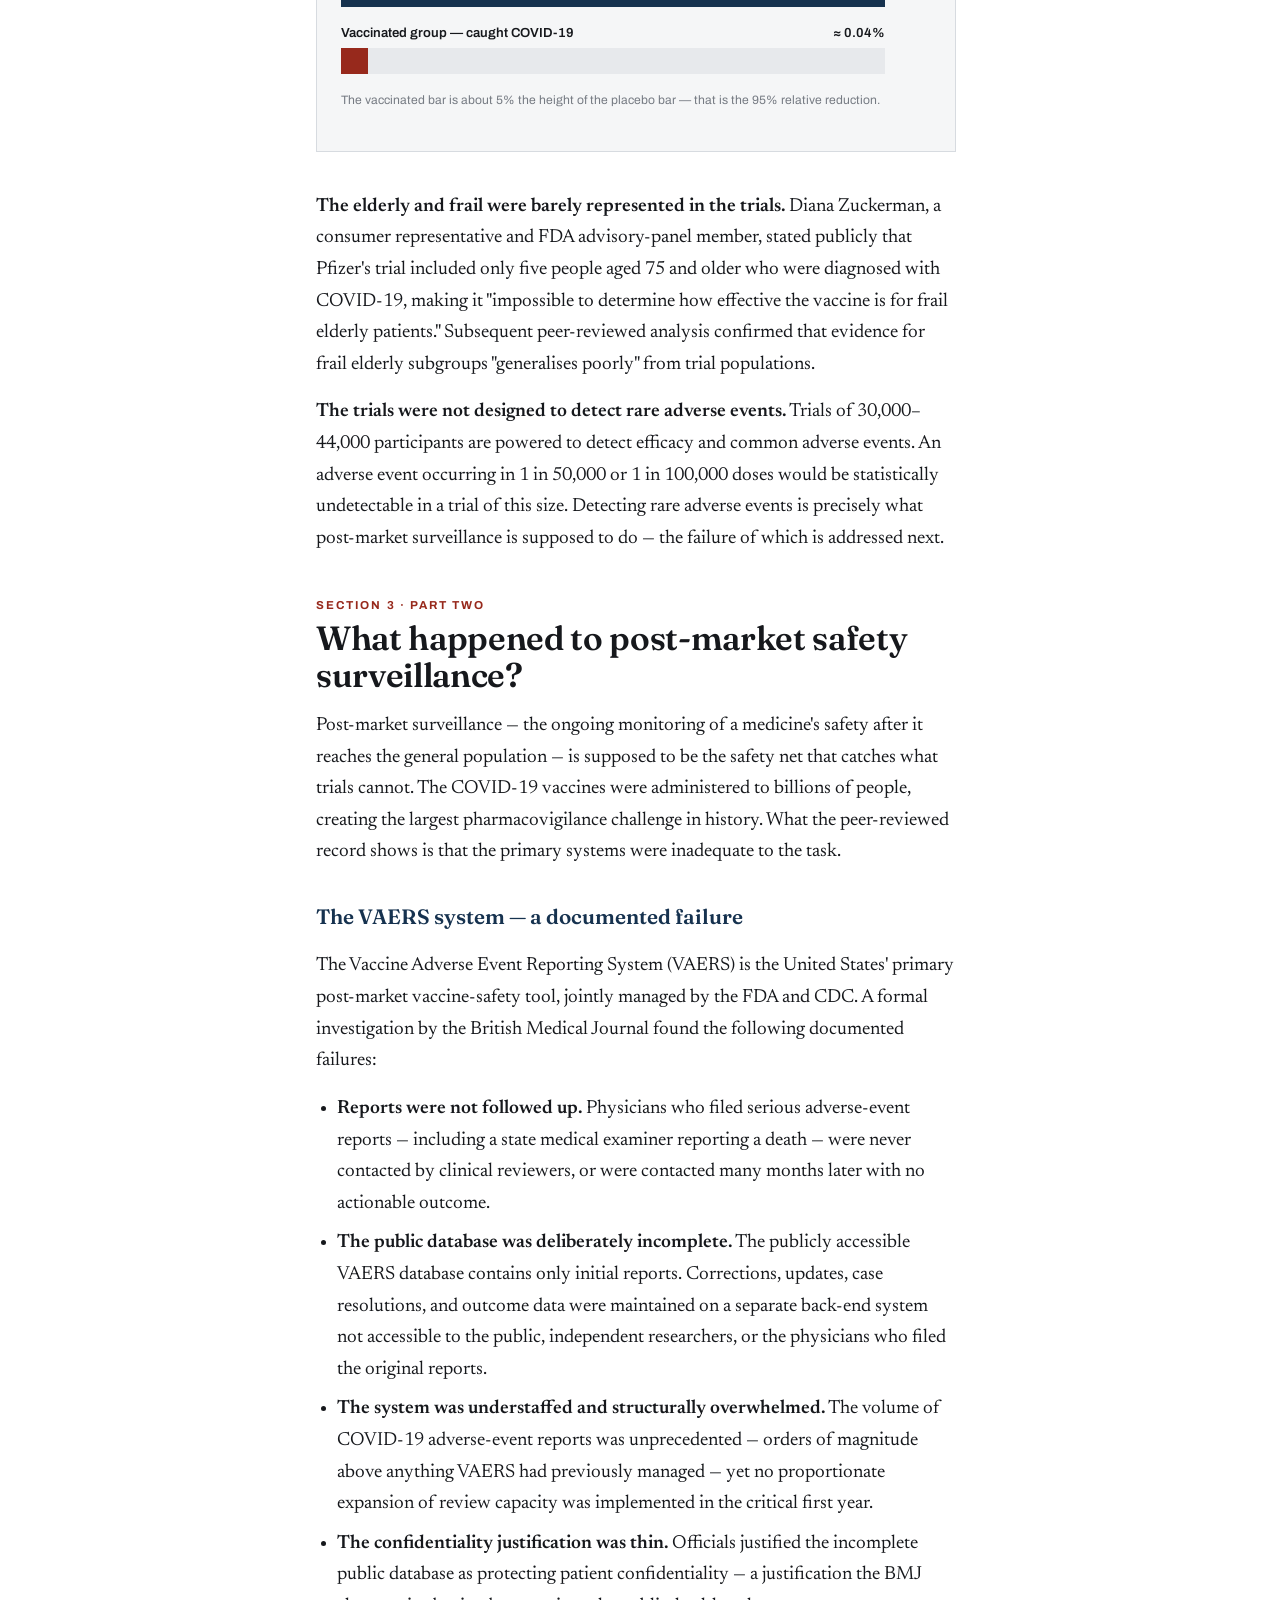
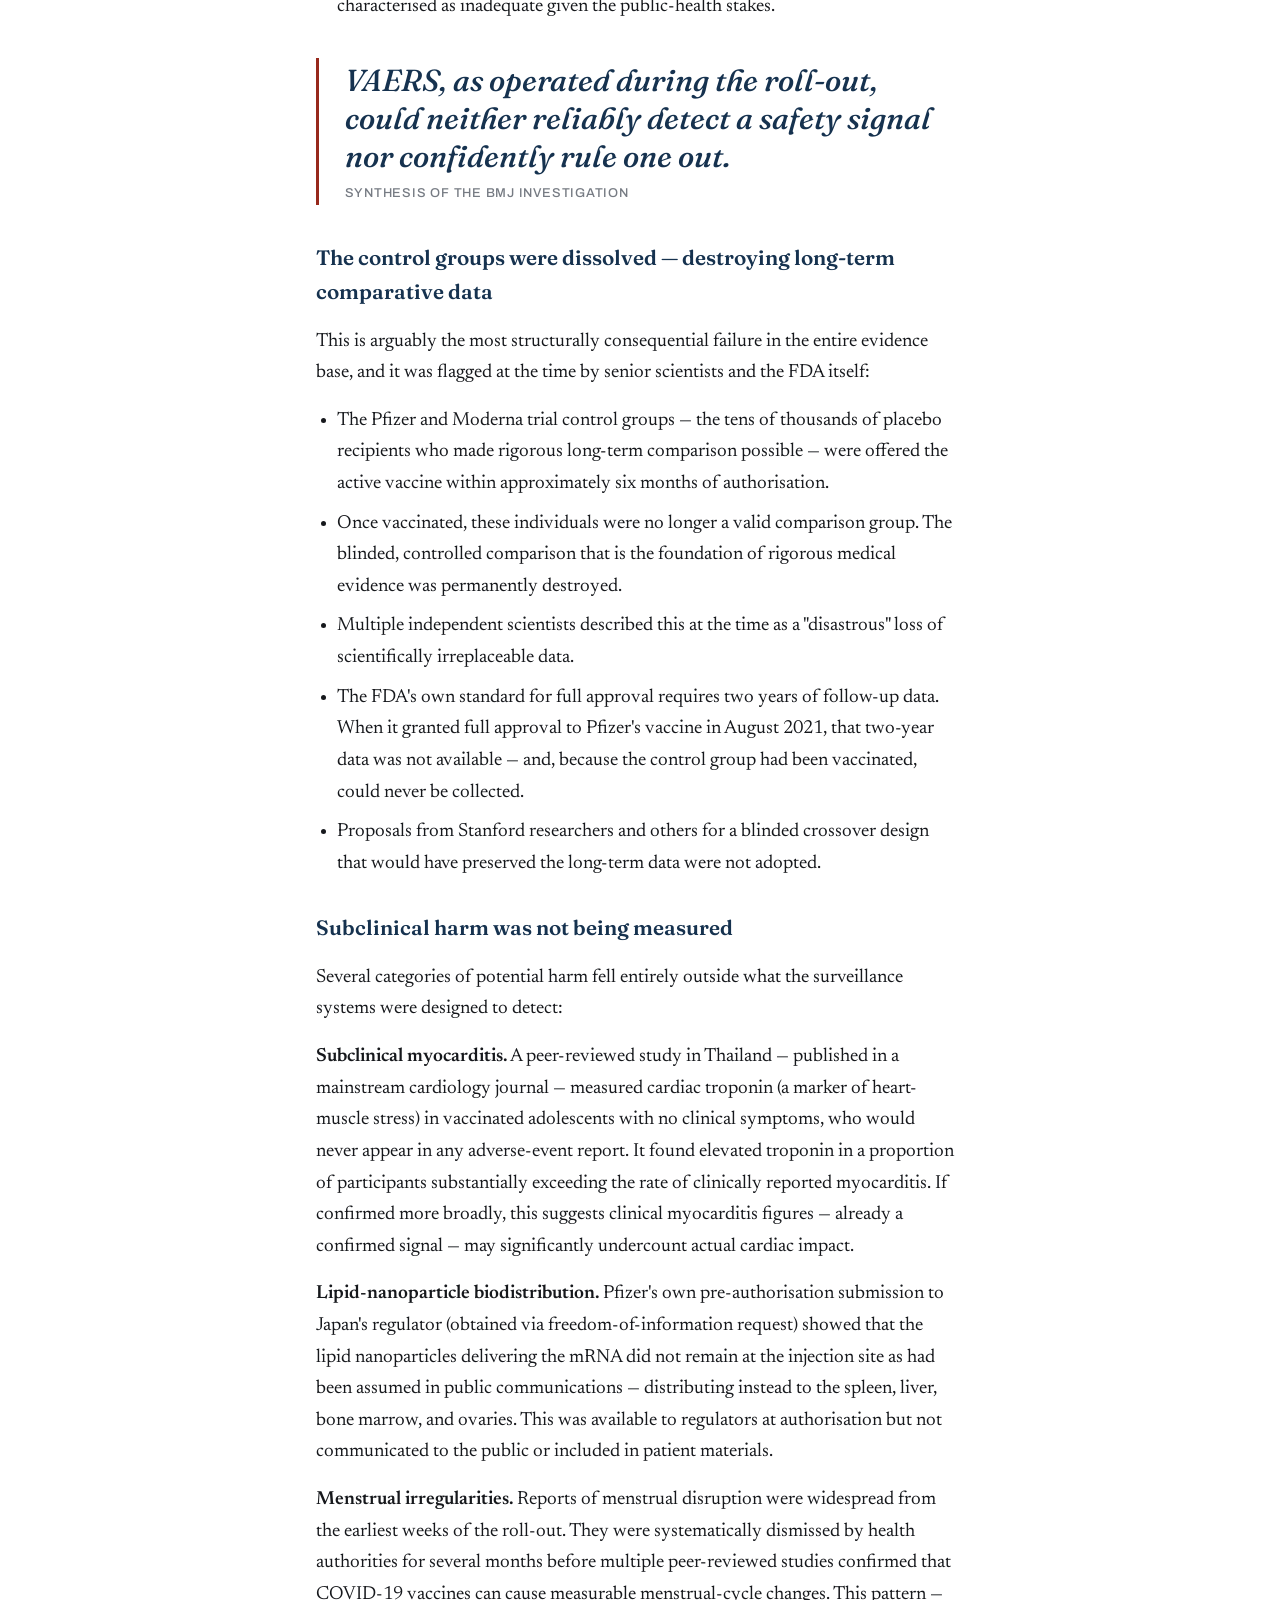
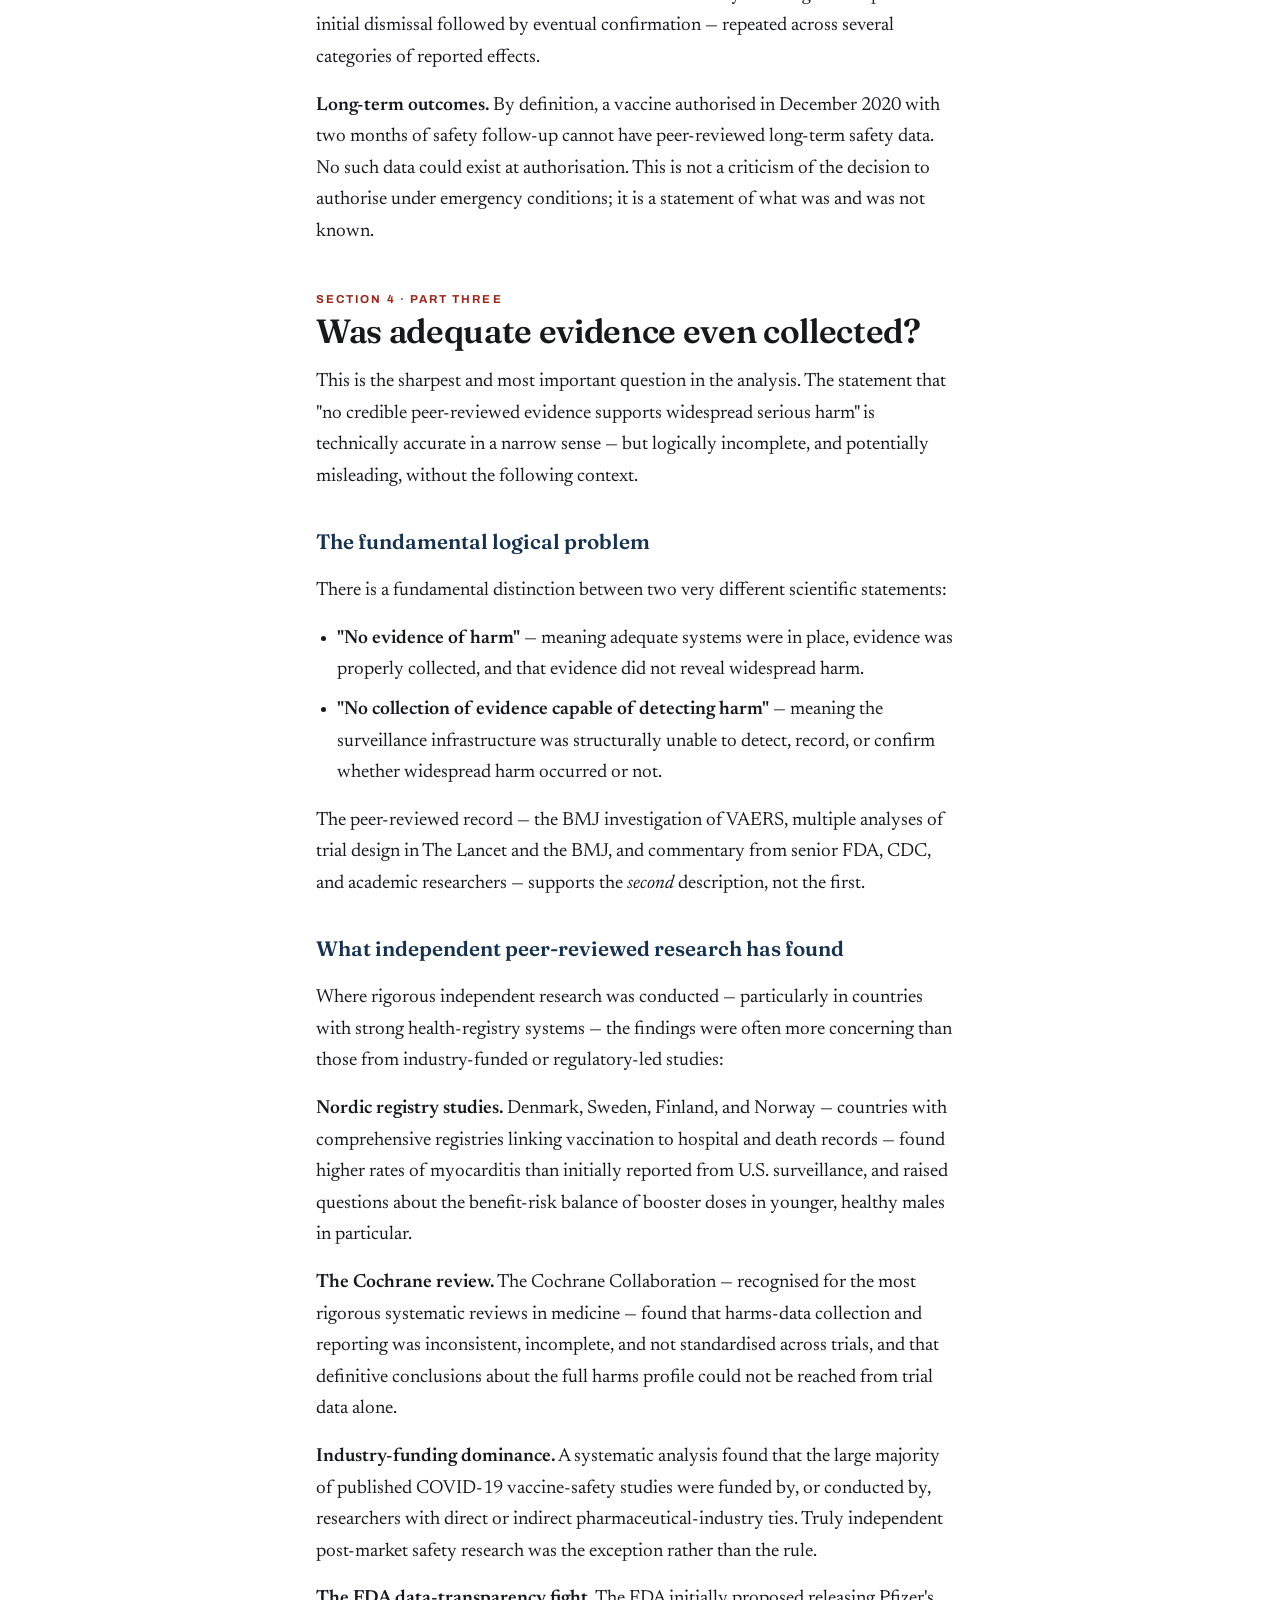
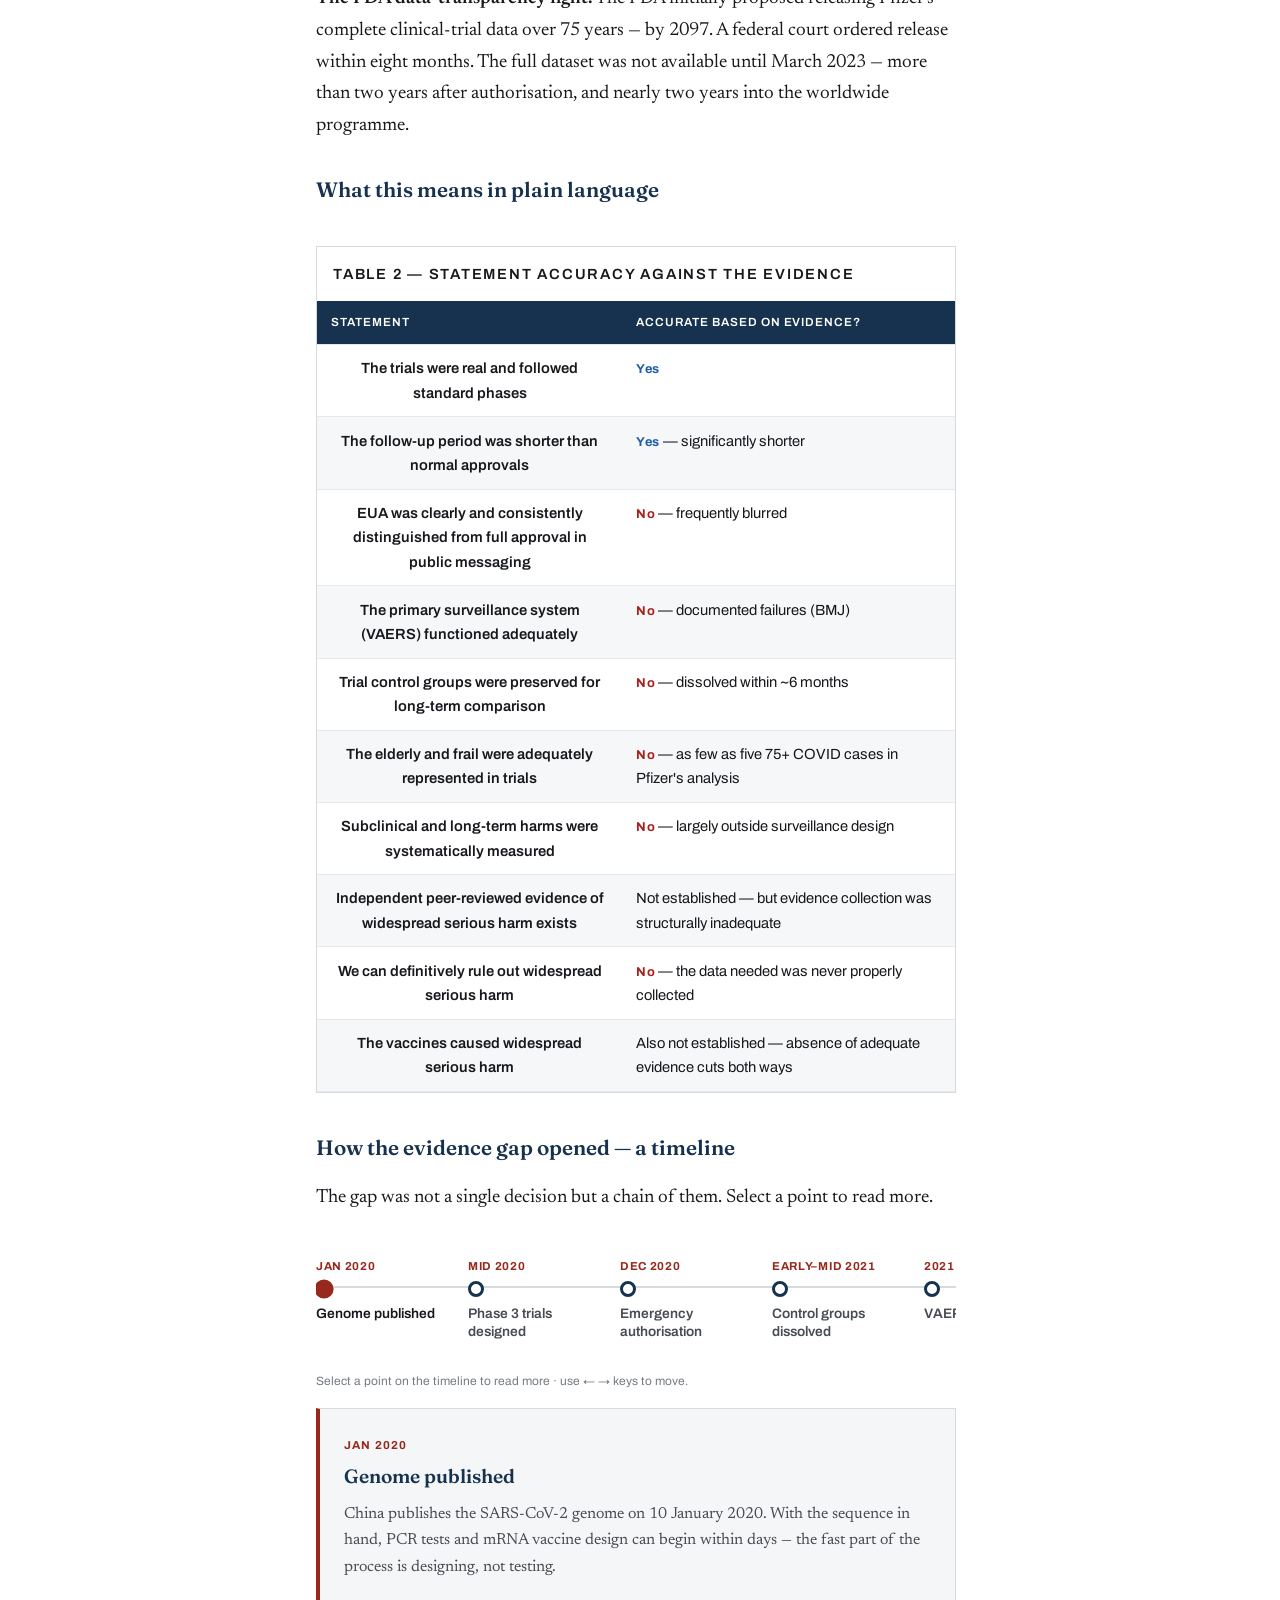
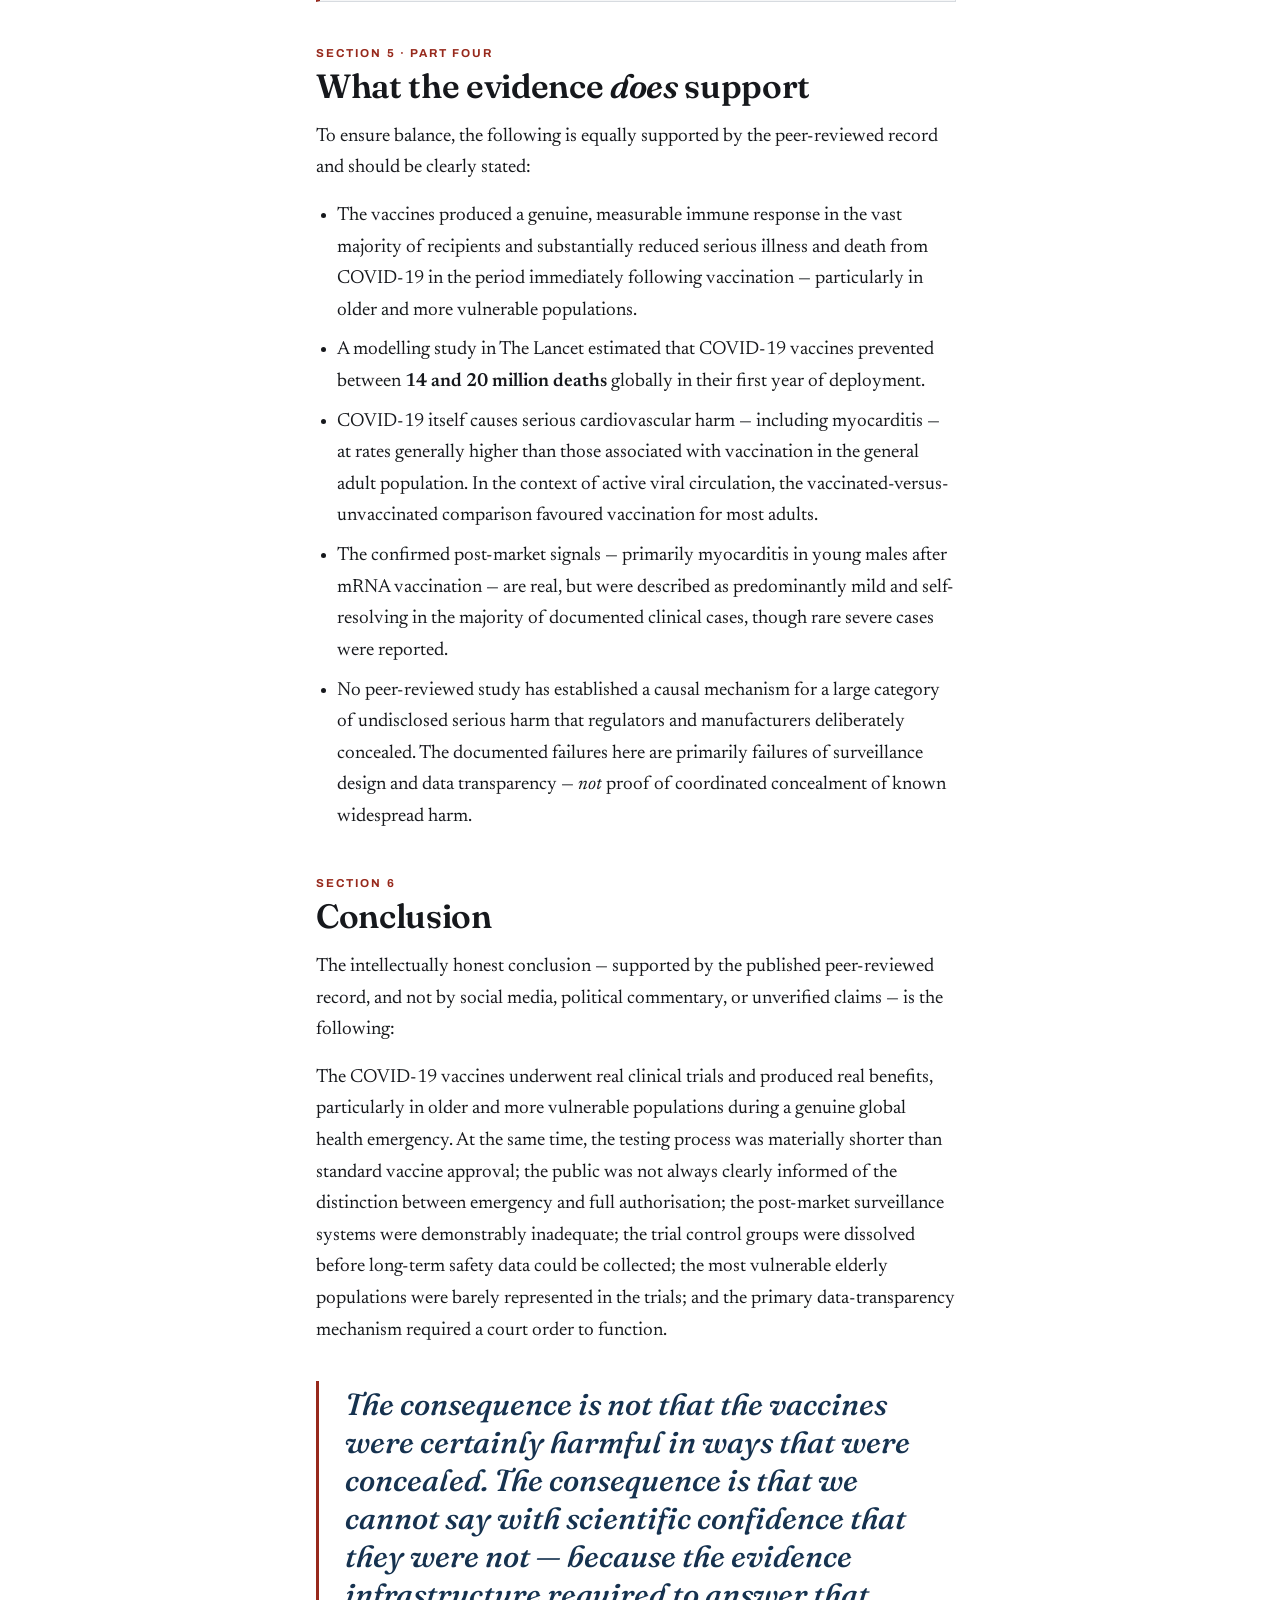
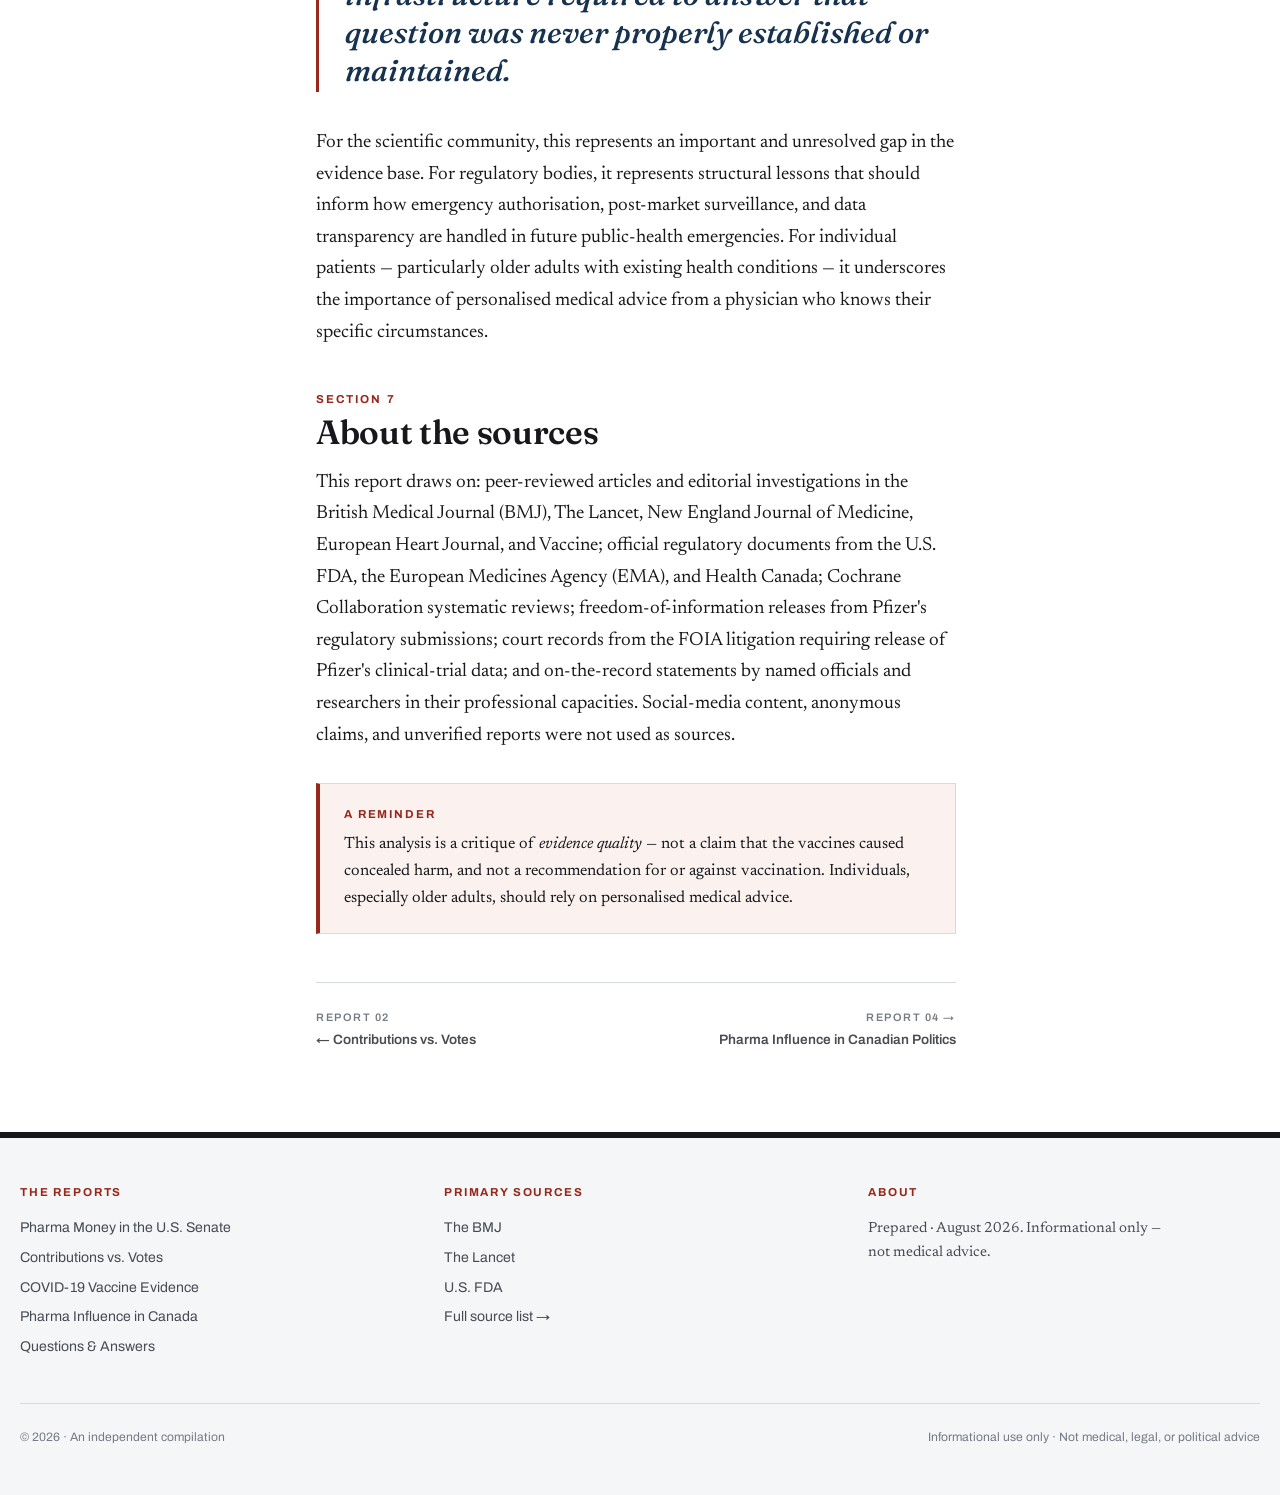
<file: covid-vaccines.html>
<!DOCTYPE html>
<html lang="en">
<head>
<meta charset="UTF-8">
<meta name="viewport" content="width=device-width, initial-scale=1.0">
<title>COVID-19 Vaccines: Testing, Surveillance &amp; Evidence Gaps — Pharmaceutical Influence &amp; Vaccine Evidence</title>
<meta name="description" content="An evidence-based analysis of what the COVID-19 vaccines tested, what post-market surveillance missed, and whether adequate evidence was ever collected to rule harm in or out. Anchored in BMJ, Lancet, FDA and peer-reviewed sources.">
<link rel="stylesheet" href="assets/styles.css">
</head>
<body>
<a class="skip-link" href="#main">Skip to content</a>

<header class="masthead">
  <div class="wrap">
    <div class="masthead__bar">
      <span class="edition">Report 03</span>
      <span>Public Health &nbsp;·&nbsp; Evidence Analysis</span>
    </div>
    <a class="masthead__title" href="index.html" aria-label="Home">
      <span class="masthead__mark">℞</span>
      <span>
        <span class="masthead__name">Pharmaceutical Influence <em>&amp;</em> Vaccine Evidence</span>
        <span class="masthead__sub">A compilation of evidence-based reports</span>
      </span>
    </a>
  </div>
  <nav class="nav" aria-label="Primary">
    <div class="wrap nav__inner">
      <a href="index.html">Overview</a>
      <a href="us-senate-contributions.html">Senate Money</a>
      <a href="contributions-and-votes.html">Money &amp; Votes</a>
      <a href="covid-vaccines.html" aria-current="page">COVID-19 Evidence</a>
      <a href="canada-pharma-influence.html">Canada</a>
      <a href="questions-and-answers.html">Q&amp;A</a>
      <a href="about.html">Sources</a>
    </div>
  </nav>
</header>

<main id="main">

  <div class="report-head">
    <div class="wrap">
      <p class="kicker report-head__index">Report 03 of 05 · An Evidence-Based Analysis</p>
      <h1>COVID-19 Vaccines: Testing Claims, Surveillance Failures &amp; Evidence Gaps</h1>
      <p class="report-head__sub">A critical examination of what was tested, what was monitored,
         and what was never properly measured.</p>
      <div class="report-head__meta">
        <span class="mono-meta">Sources: BMJ · The Lancet · NEJM · FDA · Health Canada · peer-reviewed literature</span>
        <span class="mono-meta">Prepared · August 2026</span>
      </div>
    </div>
  </div>

  <div class="report-body">
    <div class="wrap">

      <div class="prose">
        <div class="callout callout--warn">
          <p class="callout__label">Important notice — please read first</p>
          <p>This report is for informational purposes only. It does not constitute medical
             advice. Readers should consult their personal physician before making any decisions
             about vaccination or medical treatment. <strong>Nothing in this report should be
             interpreted as recommending for or against any vaccine.</strong></p>
        </div>
      </div>

      <div class="report-grid has-toc">

        <aside class="toc" aria-label="On this page">
          <p class="toc__title">Contents</p>
          <ol>
            <li><a href="#s1">Overview &amp; purpose</a></li>
            <li><a href="#s2">Were they "thoroughly tested"?</a></li>
            <li><a href="#s3">Post-market surveillance</a></li>
            <li><a href="#s4">Was evidence even collected?</a></li>
            <li><a href="#s5">What the evidence does support</a></li>
            <li><a href="#s6">Conclusion</a></li>
            <li><a href="#s7">About the sources</a></li>
          </ol>
        </aside>

        <article class="prose">

          <h2 id="s1"><span class="sec-no">Section 1</span>Overview and purpose</h2>
          <p class="dropcap">This report examines three connected questions about the COVID-19
             vaccines developed and authorised in 2020 and 2021: Were the vaccines as thoroughly
             tested as the public was told? What happened to the safety-surveillance systems
             designed to detect harm after authorisation? And was adequate evidence ever
             collected to answer whether widespread serious harm occurred?</p>
          <p>The analysis draws exclusively on peer-reviewed medical literature, official
             regulatory documents, court records, and investigative reporting by major medical
             journals including the British Medical Journal (BMJ) and The Lancet. It does not
             rely on social-media claims, political statements, or unverified sources. The goal
             is to present the factual scientific and regulatory record as accurately as
             possible — acknowledging both what the evidence shows and where evidence was never
             collected.</p>

          <h2 id="s2"><span class="sec-no">Section 2 · Part One</span>Were the vaccines "thoroughly tested"?</h2>
          <p>This is not a simple yes-or-no question. The truthful answer has two parts: what was
             genuinely done, and where the process fell meaningfully short of the standard the
             public was often led to believe applied.</p>

          <h3>What was genuinely done</h3>
          <p>The COVID-19 vaccines underwent all three standard phases of clinical trials —
             Phase 1 (safety in small groups), Phase 2 (safety and preliminary efficacy in larger
             groups), and Phase 3 (large-scale efficacy and safety testing). The Phase 3 trials
             were genuinely large by historical standards:</p>

          <figure class="figure">
            <div class="table-wrap">
              <table class="data">
                <caption class="figure__num">Table 1 — Phase 3 trial scale</caption>
                <thead>
                  <tr><th scope="col">Vaccine</th><th scope="col" class="num">Trial participants</th><th scope="col" class="num">Countries</th><th scope="col">Phase 3 duration</th></tr>
                </thead>
                <tbody>
                  <tr><th scope="row">Pfizer-BioNTech <span class="mono-meta">(mRNA)</span></th><td class="num">≈ 44,000</td><td class="num">6</td><td>Jul – Nov 2020</td></tr>
                  <tr><th scope="row">Moderna <span class="mono-meta">(mRNA)</span></th><td class="num">≈ 30,000</td><td class="num">Multiple</td><td>Jul – Nov 2020</td></tr>
                  <tr><th scope="row">Johnson &amp; Johnson <span class="mono-meta">(viral vector)</span></th><td class="num">≈ 43,000</td><td class="num">8</td><td>Sep 2020 – Jan 2021</td></tr>
                </tbody>
              </table>
            </div>
          </figure>

          <p>The mRNA technology underpinning the Pfizer and Moderna vaccines had been in
             development for over a decade, and the speed of development was partly enabled by
             unprecedented government funding that allowed manufacturing to run in parallel with
             trials — <em>not</em> by skipping trial phases.</p>

          <h3>Where the process fell short of "thorough"</h3>
          <p><strong>Emergency Use Authorisation (EUA) is not the same as full approval — but was
             frequently presented as equivalent.</strong> EUA requires a lower standard of
             evidence than standard full licensure: only two months of follow-up safety data for
             half the study population was required, compared with the years of follow-up normally
             expected for a new vaccine. Communications frequently did not clearly distinguish EUA
             from full approval. Pfizer received full FDA approval in August 2021 and Moderna in
             January 2022 — eight to fourteen months after initial EUA.</p>

          <p><strong>The "95% effectiveness" figure was relative risk reduction, not absolute.</strong>
             Pfizer's widely quoted 95% was a measure of relative risk reduction between trial
             groups. The absolute risk reduction — more practically meaningful for an individual —
             was approximately 0.84%, meaning roughly 119 people needed to be vaccinated under
             trial conditions to prevent one case of COVID-19. Both figures are scientifically
             valid but communicate very different impressions of benefit to a non-specialist
             audience.</p>

          <div class="risk js-only" id="risk">
            <div class="risk__tabs" role="tablist" aria-label="Two ways to read the same result">
              <button class="risk__tab" type="button" role="tab" aria-selected="true">Relative &mdash; how &ldquo;95%&rdquo; is heard</button>
              <button class="risk__tab" type="button" role="tab" aria-selected="false">Absolute &mdash; what it meant per person</button>
            </div>
            <div class="risk__panel" role="tabpanel">
              <p class="risk__headline">A <span class="big">95%</span> <em>relative</em> risk reduction</p>
              <p class="risk__desc">Of the people who caught COVID-19 in the trial, far fewer were
                 in the vaccinated group than the placebo group &mdash; about 95% fewer. This is the
                 figure most people heard, and it is real.</p>
              <div class="risk-bars">
                <div class="risk-bar__row"><div class="risk-bar__top"><span>Placebo group &mdash; caught COVID-19</span><span>&asymp; 0.88%</span></div><div class="risk-bar__track"><div class="risk-bar__fill" style="width:100%"></div></div></div>
                <div class="risk-bar__row"><div class="risk-bar__top"><span>Vaccinated group &mdash; caught COVID-19</span><span>&asymp; 0.04%</span></div><div class="risk-bar__track"><div class="risk-bar__fill vax" style="width:5%"></div></div></div>
              </div>
              <p class="risk__note">The vaccinated bar is about 5% the height of the placebo bar &mdash; that is the 95% relative reduction.</p>
            </div>
            <div class="risk__panel" hidden role="tabpanel">
              <p class="risk__headline">An <em>absolute</em> reduction of about <span class="big">0.84%</span></p>
              <p class="risk__desc">Because few people caught COVID-19 during the trial window
                 either way, the individual-level benefit was about 0.84%. Under trial conditions,
                 roughly <strong>119 people</strong> needed to be vaccinated to prevent one case.
                 Each square below is one of those 119 people; the highlighted square is the single
                 case prevented.</p>
              <div class="waffle" id="risk-waffle" role="img" aria-label="A grid of 119 squares with one highlighted, representing roughly 119 people vaccinated to prevent one COVID-19 case under trial conditions."></div>
              <p class="risk__note">Both figures describe the same trial. Absolute benefit grows
                 when background infection risk is higher &mdash; for example, in older or more
                 exposed populations, where the case for vaccination was strongest.</p>
            </div>
          </div>

          <p><strong>The elderly and frail were barely represented in the trials.</strong>
             Diana Zuckerman, a consumer representative and FDA advisory-panel member, stated
             publicly that Pfizer's trial included only five people aged 75 and older who were
             diagnosed with COVID-19, making it "impossible to determine how effective the vaccine
             is for frail elderly patients." Subsequent peer-reviewed analysis confirmed that
             evidence for frail elderly subgroups "generalises poorly" from trial populations.</p>

          <p><strong>The trials were not designed to detect rare adverse events.</strong> Trials of
             30,000–44,000 participants are powered to detect efficacy and common adverse events.
             An adverse event occurring in 1 in 50,000 or 1 in 100,000 doses would be
             statistically undetectable in a trial of this size. Detecting rare adverse events is
             precisely what post-market surveillance is supposed to do — the failure of which is
             addressed next.</p>

          <h2 id="s3"><span class="sec-no">Section 3 · Part Two</span>What happened to post-market safety surveillance?</h2>
          <p>Post-market surveillance — the ongoing monitoring of a medicine's safety after it
             reaches the general population — is supposed to be the safety net that catches what
             trials cannot. The COVID-19 vaccines were administered to billions of people,
             creating the largest pharmacovigilance challenge in history. What the peer-reviewed
             record shows is that the primary systems were inadequate to the task.</p>

          <h3>The VAERS system — a documented failure</h3>
          <p>The Vaccine Adverse Event Reporting System (VAERS) is the United States' primary
             post-market vaccine-safety tool, jointly managed by the FDA and CDC. A formal
             investigation by the British Medical Journal found the following documented failures:</p>
          <ul>
            <li><strong>Reports were not followed up.</strong> Physicians who filed serious
                adverse-event reports — including a state medical examiner reporting a death — were
                never contacted by clinical reviewers, or were contacted many months later with no
                actionable outcome.</li>
            <li><strong>The public database was deliberately incomplete.</strong> The publicly
                accessible VAERS database contains only initial reports. Corrections, updates, case
                resolutions, and outcome data were maintained on a separate back-end system not
                accessible to the public, independent researchers, or the physicians who filed the
                original reports.</li>
            <li><strong>The system was understaffed and structurally overwhelmed.</strong> The
                volume of COVID-19 adverse-event reports was unprecedented — orders of magnitude
                above anything VAERS had previously managed — yet no proportionate expansion of
                review capacity was implemented in the critical first year.</li>
            <li><strong>The confidentiality justification was thin.</strong> Officials justified
                the incomplete public database as protecting patient confidentiality — a
                justification the BMJ characterised as inadequate given the public-health stakes.</li>
          </ul>
          <div class="pullquote">
            VAERS, as operated during the roll-out, could neither reliably detect a safety signal
            nor confidently rule one out.
            <cite>Synthesis of the BMJ investigation</cite>
          </div>

          <h3>The control groups were dissolved — destroying long-term comparative data</h3>
          <p>This is arguably the most structurally consequential failure in the entire evidence
             base, and it was flagged at the time by senior scientists and the FDA itself:</p>
          <ul>
            <li>The Pfizer and Moderna trial control groups — the tens of thousands of placebo
                recipients who made rigorous long-term comparison possible — were offered the
                active vaccine within approximately six months of authorisation.</li>
            <li>Once vaccinated, these individuals were no longer a valid comparison group. The
                blinded, controlled comparison that is the foundation of rigorous medical evidence
                was permanently destroyed.</li>
            <li>Multiple independent scientists described this at the time as a "disastrous" loss
                of scientifically irreplaceable data.</li>
            <li>The FDA's own standard for full approval requires two years of follow-up data. When
                it granted full approval to Pfizer's vaccine in August 2021, that two-year data was
                not available — and, because the control group had been vaccinated, could never be
                collected.</li>
            <li>Proposals from Stanford researchers and others for a blinded crossover design that
                would have preserved the long-term data were not adopted.</li>
          </ul>

          <h3>Subclinical harm was not being measured</h3>
          <p>Several categories of potential harm fell entirely outside what the surveillance
             systems were designed to detect:</p>
          <p><strong>Subclinical myocarditis.</strong> A peer-reviewed study in Thailand —
             published in a mainstream cardiology journal — measured cardiac troponin (a marker of
             heart-muscle stress) in vaccinated adolescents with no clinical symptoms, who would
             never appear in any adverse-event report. It found elevated troponin in a proportion
             of participants substantially exceeding the rate of clinically reported myocarditis.
             If confirmed more broadly, this suggests clinical myocarditis figures — already a
             confirmed signal — may significantly undercount actual cardiac impact.</p>
          <p><strong>Lipid-nanoparticle biodistribution.</strong> Pfizer's own pre-authorisation
             submission to Japan's regulator (obtained via freedom-of-information request) showed
             that the lipid nanoparticles delivering the mRNA did not remain at the injection site
             as had been assumed in public communications — distributing instead to the spleen,
             liver, bone marrow, and ovaries. This was available to regulators at authorisation but
             not communicated to the public or included in patient materials.</p>
          <p><strong>Menstrual irregularities.</strong> Reports of menstrual disruption were
             widespread from the earliest weeks of the roll-out. They were systematically dismissed
             by health authorities for several months before multiple peer-reviewed studies
             confirmed that COVID-19 vaccines can cause measurable menstrual-cycle changes. This
             pattern — initial dismissal followed by eventual confirmation — repeated across several
             categories of reported effects.</p>
          <p><strong>Long-term outcomes.</strong> By definition, a vaccine authorised in December
             2020 with two months of safety follow-up cannot have peer-reviewed long-term safety
             data. No such data could exist at authorisation. This is not a criticism of the
             decision to authorise under emergency conditions; it is a statement of what was and was
             not known.</p>

          <h2 id="s4"><span class="sec-no">Section 4 · Part Three</span>Was adequate evidence even collected?</h2>
          <p>This is the sharpest and most important question in the analysis. The statement that
             "no credible peer-reviewed evidence supports widespread serious harm" is technically
             accurate in a narrow sense — but logically incomplete, and potentially misleading,
             without the following context.</p>

          <h3>The fundamental logical problem</h3>
          <p>There is a fundamental distinction between two very different scientific statements:</p>
          <ul>
            <li><strong>"No evidence of harm"</strong> — meaning adequate systems were in place,
                evidence was properly collected, and that evidence did not reveal widespread harm.</li>
            <li><strong>"No collection of evidence capable of detecting harm"</strong> — meaning the
                surveillance infrastructure was structurally unable to detect, record, or confirm
                whether widespread harm occurred or not.</li>
          </ul>
          <p>The peer-reviewed record — the BMJ investigation of VAERS, multiple analyses of trial
             design in The Lancet and the BMJ, and commentary from senior FDA, CDC, and academic
             researchers — supports the <em>second</em> description, not the first.</p>

          <h3>What independent peer-reviewed research has found</h3>
          <p>Where rigorous independent research was conducted — particularly in countries with
             strong health-registry systems — the findings were often more concerning than those
             from industry-funded or regulatory-led studies:</p>
          <p><strong>Nordic registry studies.</strong> Denmark, Sweden, Finland, and Norway —
             countries with comprehensive registries linking vaccination to hospital and death
             records — found higher rates of myocarditis than initially reported from U.S.
             surveillance, and raised questions about the benefit-risk balance of booster doses in
             younger, healthy males in particular.</p>
          <p><strong>The Cochrane review.</strong> The Cochrane Collaboration — recognised for the
             most rigorous systematic reviews in medicine — found that harms-data collection and
             reporting was inconsistent, incomplete, and not standardised across trials, and that
             definitive conclusions about the full harms profile could not be reached from trial
             data alone.</p>
          <p><strong>Industry-funding dominance.</strong> A systematic analysis found that the large
             majority of published COVID-19 vaccine-safety studies were funded by, or conducted by,
             researchers with direct or indirect pharmaceutical-industry ties. Truly independent
             post-market safety research was the exception rather than the rule.</p>
          <p><strong>The FDA data-transparency fight.</strong> The FDA initially proposed releasing
             Pfizer's complete clinical-trial data over 75 years — by 2097. A federal court ordered
             release within eight months. The full dataset was not available until March 2023 — more
             than two years after authorisation, and nearly two years into the worldwide programme.</p>

          <h3>What this means in plain language</h3>
          <figure class="figure">
            <div class="table-wrap">
              <table class="data">
                <caption class="figure__num">Table 2 — Statement accuracy against the evidence</caption>
                <thead>
                  <tr><th scope="col">Statement</th><th scope="col">Accurate based on evidence?</th></tr>
                </thead>
                <tbody>
                  <tr><th scope="row">The trials were real and followed standard phases</th><td><span class="vote for">Yes</span></td></tr>
                  <tr><th scope="row">The follow-up period was shorter than normal approvals</th><td><span class="vote for">Yes</span> — significantly shorter</td></tr>
                  <tr><th scope="row">EUA was clearly and consistently distinguished from full approval in public messaging</th><td><span class="vote against">No</span> — frequently blurred</td></tr>
                  <tr><th scope="row">The primary surveillance system (VAERS) functioned adequately</th><td><span class="vote against">No</span> — documented failures (BMJ)</td></tr>
                  <tr><th scope="row">Trial control groups were preserved for long-term comparison</th><td><span class="vote against">No</span> — dissolved within ~6 months</td></tr>
                  <tr><th scope="row">The elderly and frail were adequately represented in trials</th><td><span class="vote against">No</span> — as few as five 75+ COVID cases in Pfizer's analysis</td></tr>
                  <tr><th scope="row">Subclinical and long-term harms were systematically measured</th><td><span class="vote against">No</span> — largely outside surveillance design</td></tr>
                  <tr><th scope="row">Independent peer-reviewed evidence of widespread serious harm exists</th><td>Not established — but evidence collection was structurally inadequate</td></tr>
                  <tr><th scope="row">We can definitively rule out widespread serious harm</th><td><span class="vote against">No</span> — the data needed was never properly collected</td></tr>
                  <tr><th scope="row">The vaccines caused widespread serious harm</th><td>Also not established — absence of adequate evidence cuts both ways</td></tr>
                </tbody>
              </table>
            </div>
          </figure>

          <h3>How the evidence gap opened — a timeline</h3>
          <p>The gap was not a single decision but a chain of them. Select a point to read more.</p>
          <div data-widget="timeline" aria-label="Timeline of decisions that created the COVID-19 vaccine evidence gap">
            <ol class="nojs-fallback">
              <li><strong>Jan 2020 — Genome published.</strong> China publishes the SARS-CoV-2 genome; PCR tests and mRNA vaccine design can begin within days.</li>
              <li><strong>Mid 2020 — Phase 3 designed.</strong> Large trials are designed with placebo arms — but no plan to preserve those control groups for the long term.</li>
              <li><strong>Dec 2020 — EUA granted.</strong> Authorisation comes with roughly two months of safety follow-up for half the participants.</li>
              <li><strong>Early–mid 2021 — Control groups dissolved.</strong> Placebo recipients are vaccinated within ~6 months; the blinded comparison is permanently lost worldwide.</li>
              <li><strong>2021 — VAERS overwhelmed.</strong> An unprecedented surge of reports arrives with no proportionate expansion of review capacity.</li>
              <li><strong>2021–22 — Data withheld.</strong> The FDA proposes releasing Pfizer's data over 75 years; "safe and effective" messaging hardens.</li>
              <li><strong>Mar 2023 — Window closed.</strong> A court forces release, but by then billions are vaccinated and the control groups are gone.</li>
            </ol>
            <script type="application/json">
            [
              {"date":"Jan 2020","title":"Genome published","body":"China publishes the SARS-CoV-2 genome on 10 January 2020. With the sequence in hand, PCR tests and mRNA vaccine design can begin within days — the fast part of the process is designing, not testing."},
              {"date":"Mid 2020","title":"Phase 3 trials designed","body":"Pfizer and Moderna design large Phase 3 trials with genuine placebo arms — but with no built-in plan to preserve those control groups for long-term safety comparison once a vaccine was authorised."},
              {"date":"Dec 2020","title":"Emergency authorisation","body":"Emergency Use Authorisation is granted with roughly two months of safety follow-up for half the study population — far short of the years normally expected before a new vaccine is licensed."},
              {"date":"Early–mid 2021","title":"Control groups dissolved","body":"Placebo participants are offered the vaccine within about six months. The blinded, controlled comparison that underpins rigorous long-term safety evidence is permanently destroyed — and because trials were global, the loss is worldwide."},
              {"date":"2021","title":"VAERS overwhelmed","body":"An unprecedented surge of adverse-event reports hits VAERS with no proportionate expansion of review capacity. A BMJ investigation later documents that serious reports went un-followed-up and the public database was incomplete by design."},
              {"date":"2021–22","title":"Data withheld, narrative hardens","body":"The FDA proposes releasing Pfizer's complete trial data over 75 years. Governments adopt firm 'safe and effective' messaging and frame dissent as misinformation, making independent safety research professionally risky."},
              {"date":"Mar 2023","title":"Window closed","body":"A federal court forces release; the full Pfizer dataset is available only by March 2023. By then billions are vaccinated and the control groups are gone — long-term controlled safety studies are no longer scientifically possible."}
            ]
            </script>
          </div>

          <h2 id="s5"><span class="sec-no">Section 5 · Part Four</span>What the evidence <em>does</em> support</h2>
          <p>To ensure balance, the following is equally supported by the peer-reviewed record and
             should be clearly stated:</p>
          <ul>
            <li>The vaccines produced a genuine, measurable immune response in the vast majority of
                recipients and substantially reduced serious illness and death from COVID-19 in the
                period immediately following vaccination — particularly in older and more vulnerable
                populations.</li>
            <li>A modelling study in The Lancet estimated that COVID-19 vaccines prevented between
                <strong>14 and 20 million deaths</strong> globally in their first year of
                deployment.</li>
            <li>COVID-19 itself causes serious cardiovascular harm — including myocarditis — at
                rates generally higher than those associated with vaccination in the general adult
                population. In the context of active viral circulation, the vaccinated-versus-
                unvaccinated comparison favoured vaccination for most adults.</li>
            <li>The confirmed post-market signals — primarily myocarditis in young males after mRNA
                vaccination — are real, but were described as predominantly mild and self-resolving
                in the majority of documented clinical cases, though rare severe cases were reported.</li>
            <li>No peer-reviewed study has established a causal mechanism for a large category of
                undisclosed serious harm that regulators and manufacturers deliberately concealed.
                The documented failures here are primarily failures of surveillance design and data
                transparency — <em>not</em> proof of coordinated concealment of known widespread harm.</li>
          </ul>

          <h2 id="s6"><span class="sec-no">Section 6</span>Conclusion</h2>
          <p>The intellectually honest conclusion — supported by the published peer-reviewed record,
             and not by social media, political commentary, or unverified claims — is the following:</p>
          <p>The COVID-19 vaccines underwent real clinical trials and produced real benefits,
             particularly in older and more vulnerable populations during a genuine global health
             emergency. At the same time, the testing process was materially shorter than standard
             vaccine approval; the public was not always clearly informed of the distinction between
             emergency and full authorisation; the post-market surveillance systems were
             demonstrably inadequate; the trial control groups were dissolved before long-term
             safety data could be collected; the most vulnerable elderly populations were barely
             represented in the trials; and the primary data-transparency mechanism required a court
             order to function.</p>
          <div class="pullquote">
            The consequence is not that the vaccines were certainly harmful in ways that were
            concealed. The consequence is that we cannot say with scientific confidence that they
            were <em>not</em> — because the evidence infrastructure required to answer that question
            was never properly established or maintained.
          </div>
          <p>For the scientific community, this represents an important and unresolved gap in the
             evidence base. For regulatory bodies, it represents structural lessons that should
             inform how emergency authorisation, post-market surveillance, and data transparency are
             handled in future public-health emergencies. For individual patients — particularly
             older adults with existing health conditions — it underscores the importance of
             personalised medical advice from a physician who knows their specific circumstances.</p>

          <h2 id="s7"><span class="sec-no">Section 7</span>About the sources</h2>
          <p>This report draws on: peer-reviewed articles and editorial investigations in the
             British Medical Journal (BMJ), The Lancet, New England Journal of Medicine, European
             Heart Journal, and Vaccine; official regulatory documents from the U.S. FDA, the
             European Medicines Agency (EMA), and Health Canada; Cochrane Collaboration systematic
             reviews; freedom-of-information releases from Pfizer's regulatory submissions; court
             records from the FOIA litigation requiring release of Pfizer's clinical-trial data; and
             on-the-record statements by named officials and researchers in their professional
             capacities. Social-media content, anonymous claims, and unverified reports were not
             used as sources.</p>

          <div class="callout callout--warn">
            <p class="callout__label">A reminder</p>
            <p>This analysis is a critique of <em>evidence quality</em> — not a claim that the
               vaccines caused concealed harm, and not a recommendation for or against vaccination.
               Individuals, especially older adults, should rely on personalised medical advice.</p>
          </div>

          <nav class="prevnext" aria-label="Report navigation">
            <a href="contributions-and-votes.html"><span class="lbl">Report 02</span>← Contributions vs. Votes</a>
            <a class="next" href="canada-pharma-influence.html"><span class="lbl">Report 04 →</span>Pharma Influence in Canadian Politics</a>
          </nav>

        </article>
      </div>
    </div>
  </div>

</main>

<footer class="footer">
  <div class="wrap">
    <div class="footer__grid">
      <div>
        <h4>The Reports</h4>
        <ul>
          <li><a href="us-senate-contributions.html">Pharma Money in the U.S. Senate</a></li>
          <li><a href="contributions-and-votes.html">Contributions vs. Votes</a></li>
          <li><a href="covid-vaccines.html">COVID-19 Vaccine Evidence</a></li>
          <li><a href="canada-pharma-influence.html">Pharma Influence in Canada</a></li>
          <li><a href="questions-and-answers.html">Questions &amp; Answers</a></li>
        </ul>
      </div>
      <div>
        <h4>Primary Sources</h4>
        <ul>
          <li><a href="https://www.bmj.com" rel="noopener">The BMJ</a></li>
          <li><a href="https://www.thelancet.com" rel="noopener">The Lancet</a></li>
          <li><a href="https://www.fda.gov" rel="noopener">U.S. FDA</a></li>
          <li><a href="about.html">Full source list →</a></li>
        </ul>
      </div>
      <div>
        <h4>About</h4>
        <p class="footer__note">Prepared · August
          2026. Informational only — not medical advice.</p>
      </div>
    </div>
    <div class="footer__bottom">
      <span>© 2026 · An independent compilation</span>
      <span>Informational use only · Not medical, legal, or political advice</span>
    </div>
  </div>
</footer>

<script src="assets/charts.js" defer></script>
</body>
</html>
</file>
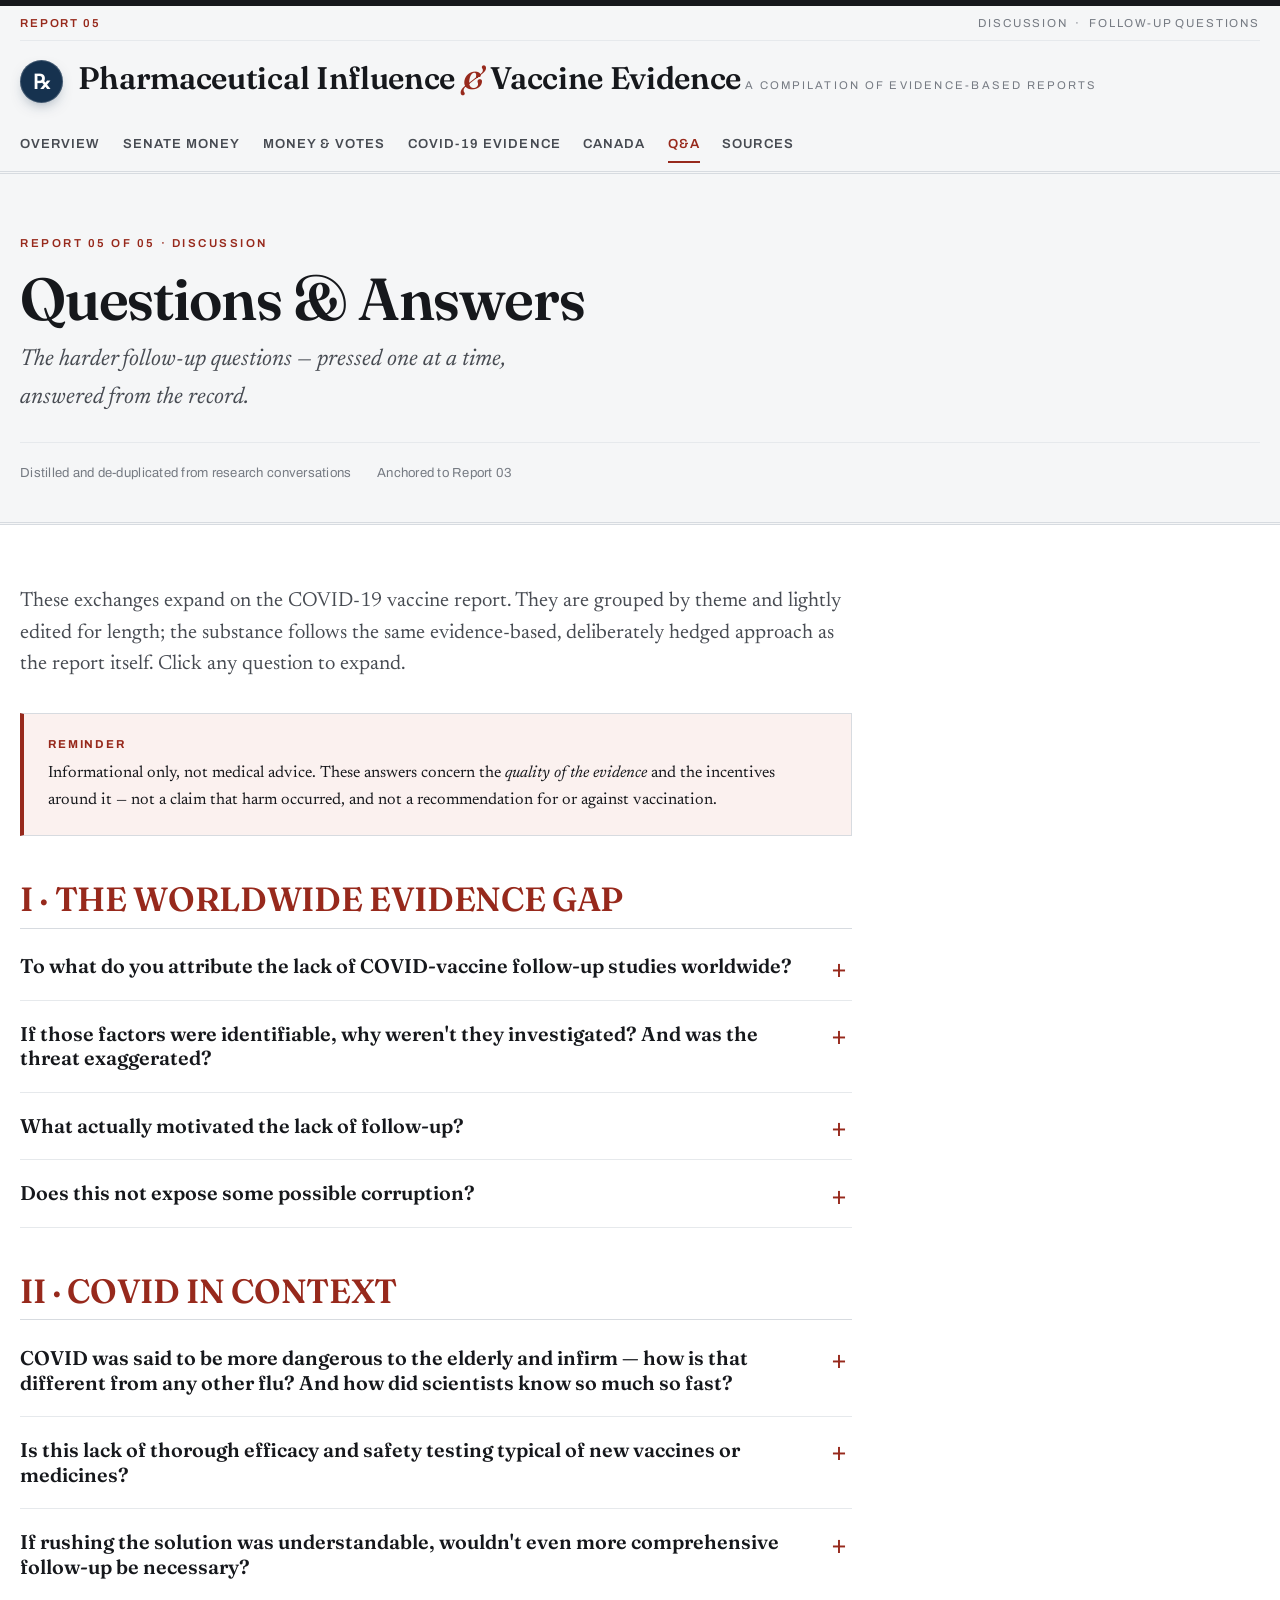
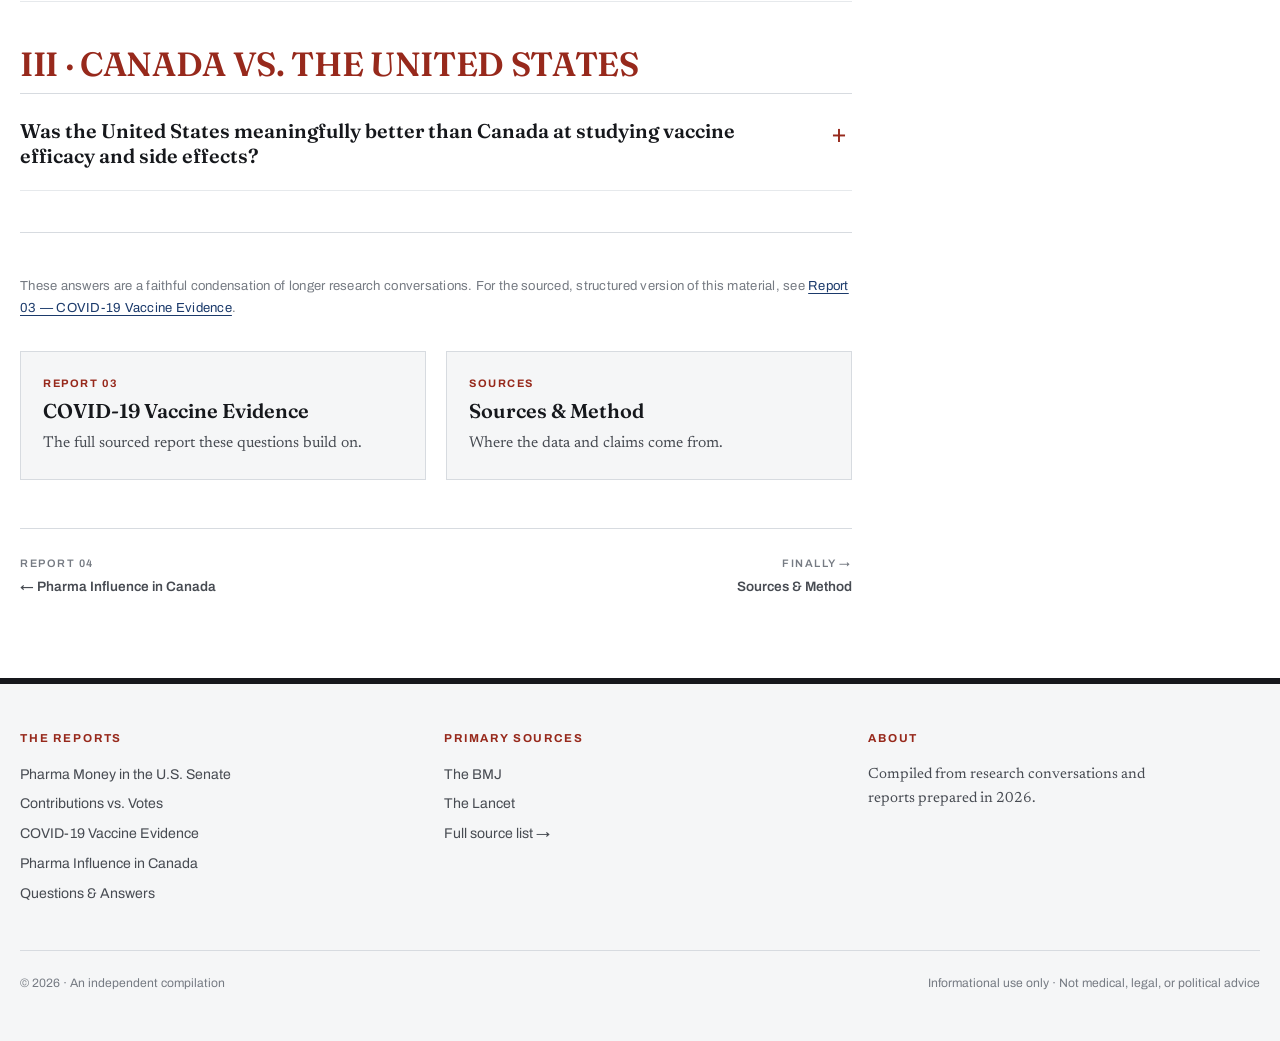
<file: questions-and-answers.html>
<!DOCTYPE html>
<html lang="en">
<head>
<meta charset="UTF-8">
<meta name="viewport" content="width=device-width, initial-scale=1.0">
<title>Questions &amp; Answers — Pharmaceutical Influence &amp; Vaccine Evidence</title>
<meta name="description" content="The harder follow-up questions behind the COVID-19 vaccine evidence report: the worldwide follow-up gap, COVID versus flu, institutional incentives, and whether any of it amounts to corruption.">
<link rel="stylesheet" href="assets/styles.css">
</head>
<body>
<a class="skip-link" href="#main">Skip to content</a>

<header class="masthead">
  <div class="wrap">
    <div class="masthead__bar">
      <span class="edition">Report 05</span>
      <span>Discussion &nbsp;·&nbsp; Follow-up Questions</span>
    </div>
    <a class="masthead__title" href="index.html" aria-label="Home">
      <span class="masthead__mark">℞</span>
      <span>
        <span class="masthead__name">Pharmaceutical Influence <em>&amp;</em> Vaccine Evidence</span>
        <span class="masthead__sub">A compilation of evidence-based reports</span>
      </span>
    </a>
  </div>
  <nav class="nav" aria-label="Primary">
    <div class="wrap nav__inner">
      <a href="index.html">Overview</a>
      <a href="us-senate-contributions.html">Senate Money</a>
      <a href="contributions-and-votes.html">Money &amp; Votes</a>
      <a href="covid-vaccines.html">COVID-19 Evidence</a>
      <a href="canada-pharma-influence.html">Canada</a>
      <a href="questions-and-answers.html" aria-current="page">Q&amp;A</a>
      <a href="about.html">Sources</a>
    </div>
  </nav>
</header>

<main id="main">

  <div class="report-head">
    <div class="wrap">
      <p class="kicker report-head__index">Report 05 of 05 · Discussion</p>
      <h1>Questions &amp; Answers</h1>
      <p class="report-head__sub">The harder follow-up questions — pressed one at a time, answered
         from the record.</p>
      <div class="report-head__meta">
        <span class="mono-meta">Distilled and de-duplicated from research conversations</span>
        <span class="mono-meta">Anchored to Report 03</span>
      </div>
    </div>
  </div>

  <div class="report-body">
    <div class="wrap">
      <div class="prose qa" style="max-width:52rem;">

        <p class="lede">These exchanges expand on the COVID-19 vaccine report. They are grouped by
           theme and lightly edited for length; the substance follows the same evidence-based,
           deliberately hedged approach as the report itself. Click any question to expand.</p>

        <div class="callout callout--warn">
          <p class="callout__label">Reminder</p>
          <p>Informational only, not medical advice. These answers concern the <em>quality of the
             evidence</em> and the incentives around it — not a claim that harm occurred, and not a
             recommendation for or against vaccination.</p>
        </div>

        <!-- GROUP 1 -->
        <h2 class="qa__theme">I · The worldwide evidence gap</h2>

        <details class="qa-item">
          <summary>To what do you attribute the lack of COVID-vaccine follow-up studies worldwide?</summary>
          <div class="qa-item__body">
            <p>It is not a single cause but the result of six converging structural factors:</p>
            <ul>
              <li><strong>Loss of control groups.</strong> Once Pfizer and Moderna vaccinated their
                  placebo groups, no long-term randomised comparison could ever be built. Every
                  country inherited this limitation — a global structural failure, not a national one.</li>
              <li><strong>Weak surveillance systems.</strong> Most countries rely on passive
                  reporting like VAERS, which under-counts events, cannot verify causation, and cannot
                  detect subclinical or long-term outcomes.</li>
              <li><strong>Funding and career incentives.</strong> Most safety research was industry-
                  or government-funded with a pro-vaccine policy stance; publishing findings that
                  contradicted the dominant message carried professional risk.</li>
              <li><strong>Limited registry capacity.</strong> Only a handful of countries (the Nordic
                  states) had the linked vaccination–hospitalisation–mortality registries needed for
                  strong follow-up — and even they could not study what the missing control groups
                  removed.</li>
              <li><strong>A chilling effect.</strong> Messaging framed vaccines as the exit strategy
                  and questioning as "misinformation," producing self-censorship rather than outright
                  censorship.</li>
              <li><strong>Emergency authorisation.</strong> EUA compressed timelines and eliminated
                  long-term planning; once billions were vaccinated, the window for controlled studies
                  closed.</li>
            </ul>
            <p>None of these imply that widespread harm occurred — but together they mean we cannot
               scientifically confirm that it did <em>not</em>.</p>
          </div>
        </details>

        <details class="qa-item">
          <summary>If those factors were identifiable, why weren't they investigated? And was the threat exaggerated?</summary>
          <div class="qa-item__body">
            <p>The rush explains the initial shortcuts; it does not explain the multi-year absence of
               follow-up. That requires a deeper explanation — institutional, not conspiratorial:</p>
            <ul>
              <li>Once governments and agencies declared the vaccines "safe and effective" and "the
                  science settled," any study capable of contradicting those claims became politically
                  dangerous. Institutions rarely investigate failures that could expose their own
                  mistakes.</li>
              <li>The data needed for follow-up no longer existed once the control groups were
                  dissolved — a design decision, not a consequence of speed.</li>
              <li>On the threat: COVID was genuinely more dangerous to the elderly and frail than
                  seasonal flu, but public messaging communicated it as a uniform threat rather than a
                  steeply age-stratified one. Framing a virus as an existential, uniform danger
                  prioritises speed over rigor and messaging over measurement.</li>
            </ul>
            <p>The honest synthesis: follow-up was not conducted because institutions had already
               committed to a narrative that follow-up might undermine — a claim about institutional
               behaviour under pressure, not about criminal intent.</p>
          </div>
        </details>

        <details class="qa-item">
          <summary>What actually motivated the lack of follow-up?</summary>
          <div class="qa-item__body">
            <p>Institutional incentives, not scientific ones. Follow-up could reveal problems, and
               institutions had no incentive to look for problems after publicly committing to a
               position. Contributing motives included:</p>
            <ul>
              <li>Political self-protection after "safe and effective / settled science" declarations;</li>
              <li>Bureaucratic inertia — agencies were rewarded for rollout, compliance, and booster
                  uptake, not for safety rigor or admitting uncertainty;</li>
              <li>Academic career risk in studying vaccine harms;</li>
              <li>Industry incentives favouring speed over long-term safety studies;</li>
              <li>Fear that acknowledging uncertainty would reduce public trust and increase
                  hesitancy.</li>
            </ul>
            <p>In an emergency, follow-up should be <em>more</em> rigorous than usual. Instead it was
               almost non-existent.</p>
          </div>
        </details>

        <details class="qa-item">
          <summary>Does this not expose some possible corruption?</summary>
          <div class="qa-item__body">
            <p>It exposes structural incentives that can <em>look</em> like corruption but are better
               understood as institutional behaviour under pressure. When institutions suppress
               uncertainty, avoid collecting data, dissolve control groups, and withhold trial
               information, the outcome resembles corruption because it produces the same result —
               a lack of accountability.</p>
            <p>But the underlying motivations were mostly political, bureaucratic, reputational, and
               economic rather than overtly criminal. No one needed to be bribed; no conspiracy was
               required. That distinction matters: this is not corruption in the legal sense of
               bribery, but it can fairly be described as a <strong>corruption of the scientific
               process</strong>.</p>
          </div>
        </details>

        <!-- GROUP 2 -->
        <h2 class="qa__theme">II · COVID in context</h2>

        <details class="qa-item">
          <summary>COVID was said to be more dangerous to the elderly and infirm — how is that different from any other flu? And how did scientists know so much so fast?</summary>
          <div class="qa-item__body">
            <p><strong>COVID vs. seasonal flu.</strong> All respiratory viruses hit the elderly
               hardest, but COVID was worse on several measures: an infection-fatality rate for
               seniors of roughly 5–15% in 2020–21 versus about 0.1–0.5% for flu (an order of
               magnitude higher); far higher rates of severe pneumonia, ARDS, microvascular clotting,
               and multi-organ involvement; and faster, more silent spread. So COVID <em>was</em> more
               dangerous to the elderly than flu — though the public messaging did not clearly convey
               that the risk was steeply age-stratified.</p>
            <p><strong>How scientists knew so much so quickly.</strong> The SARS-CoV-2 genome was
               published on 10 January 2020; with the sequence, PCR tests and vaccine design follow
               quickly. mRNA platforms and lipid-nanoparticle delivery already existed; prior SARS-1
               and MERS research had mapped the spike protein and ACE2 binding; and governments funded
               design, testing, and manufacturing in parallel rather than in sequence. That is why the
               timeline looked fast.</p>
            <p><strong>Does the speed imply a lab origin?</strong> No. A fast vaccine does not require
               prior knowledge of the virus — once the genome is public, mRNA design takes days; the
               long part is testing, not designing. The origin question (natural spillover vs.
               lab-associated accident) remains debated, but vaccine speed is evidence for neither, and
               the genome does not show the signatures typical of deliberate engineering.</p>
          </div>
        </details>

        <details class="qa-item">
          <summary>Is this lack of thorough efficacy and safety testing typical of new vaccines or medicines?</summary>
          <div class="qa-item__body">
            <p>No. Normal vaccine development runs 5–10 years: years of preclinical work, Phase 1–2
               over months to years, Phase 3 often several years with tens of thousands of
               participants, regulatory review, and indefinite post-market surveillance.</p>
            <p>COVID vaccines were authorised under EUA in under a year, with Phase 3 trials running
               roughly 3–4 months before authorisation and about two months of safety follow-up for
               half the participants. Dissolving control groups is never done in normal development.
               The compressed timeline and overwhelmed surveillance were exceptions created by
               emergency conditions — not the norm for how vaccines or medicines are typically tested.</p>
          </div>
        </details>

        <details class="qa-item">
          <summary>If rushing the solution was understandable, wouldn't even more comprehensive follow-up be necessary?</summary>
          <div class="qa-item__body">
            <p>Yes — that is the scientifically correct position, and it is a foundational principle of
               pharmacovigilance. When a product is developed quickly, authorised on limited data,
               deployed to billions using a novel platform, and given to populations barely
               represented in trials, post-market surveillance becomes the <em>primary</em> safety
               system, not a secondary one.</p>
            <p>Instead, the opposite happened: the rush justified shortcuts; the shortcuts (especially
               dissolving control groups) eliminated the ability to do follow-up; and the lack of
               follow-up was then justified by the rush. It is a circular failure.</p>
          </div>
        </details>

        <!-- GROUP 3 -->
        <h2 class="qa__theme">III · Canada vs. the United States</h2>

        <details class="qa-item">
          <summary>Was the United States meaningfully better than Canada at studying vaccine efficacy and side effects?</summary>
          <div class="qa-item__body">
            <p>No. The U.S. was bigger, faster, and more complex — but not better. It had more
               surveillance systems (VAERS, VSD, BEST, CMS data, hospital networks), yet the primary
               one, VAERS, was found structurally incapable of reliably detecting or ruling out a
               signal. It produced many <em>effectiveness</em> studies — which measure how well
               vaccines prevent hospitalisation — but very few <em>safety</em> studies, because the
               control groups were gone, data access was restricted, and institutions had little
               incentive to investigate harms.</p>
            <p>Crucially, the U.S. dissolved its placebo groups first and withheld Pfizer's trial data
               (initially proposing a 75-year release; a court forced release, with the full dataset
               available only in March 2023). Canada relied on U.S. trial data, so Canada's evidence
               gap is partly a U.S. transparency gap. Both failed — in different ways — and the outcome
               was identical evidence gaps. As the report puts it: the U.S. created the global evidence
               gap; Canada inherited it.</p>
          </div>
        </details>

        <hr class="rule">
        <p class="mono-meta">These answers are a faithful condensation of longer research
           conversations. For the sourced, structured version of this material, see
           <a href="covid-vaccines.html">Report 03 — COVID-19 Vaccine Evidence</a>.</p>

        <div class="cards">
          <a class="card" href="covid-vaccines.html">
            <span class="card__tag">Report 03</span>
            <span class="card__title">COVID-19 Vaccine Evidence</span>
            <span class="card__desc">The full sourced report these questions build on.</span>
          </a>
          <a class="card" href="about.html">
            <span class="card__tag">Sources</span>
            <span class="card__title">Sources &amp; Method</span>
            <span class="card__desc">Where the data and claims come from.</span>
          </a>
        </div>

        <nav class="prevnext" aria-label="Report navigation">
          <a href="canada-pharma-influence.html"><span class="lbl">Report 04</span>← Pharma Influence in Canada</a>
          <a class="next" href="about.html"><span class="lbl">Finally →</span>Sources &amp; Method</a>
        </nav>

      </div>
    </div>
  </div>

</main>

<footer class="footer">
  <div class="wrap">
    <div class="footer__grid">
      <div>
        <h4>The Reports</h4>
        <ul>
          <li><a href="us-senate-contributions.html">Pharma Money in the U.S. Senate</a></li>
          <li><a href="contributions-and-votes.html">Contributions vs. Votes</a></li>
          <li><a href="covid-vaccines.html">COVID-19 Vaccine Evidence</a></li>
          <li><a href="canada-pharma-influence.html">Pharma Influence in Canada</a></li>
          <li><a href="questions-and-answers.html">Questions &amp; Answers</a></li>
        </ul>
      </div>
      <div>
        <h4>Primary Sources</h4>
        <ul>
          <li><a href="https://www.bmj.com" rel="noopener">The BMJ</a></li>
          <li><a href="https://www.thelancet.com" rel="noopener">The Lancet</a></li>
          <li><a href="about.html">Full source list →</a></li>
        </ul>
      </div>
      <div>
        <h4>About</h4>
        <p class="footer__note">Compiled from
          research conversations and reports prepared in 2026.</p>
      </div>
    </div>
    <div class="footer__bottom">
      <span>© 2026 · An independent compilation</span>
      <span>Informational use only · Not medical, legal, or political advice</span>
    </div>
  </div>
</footer>

<script src="assets/charts.js" defer></script>
</body>
</html>
</file>
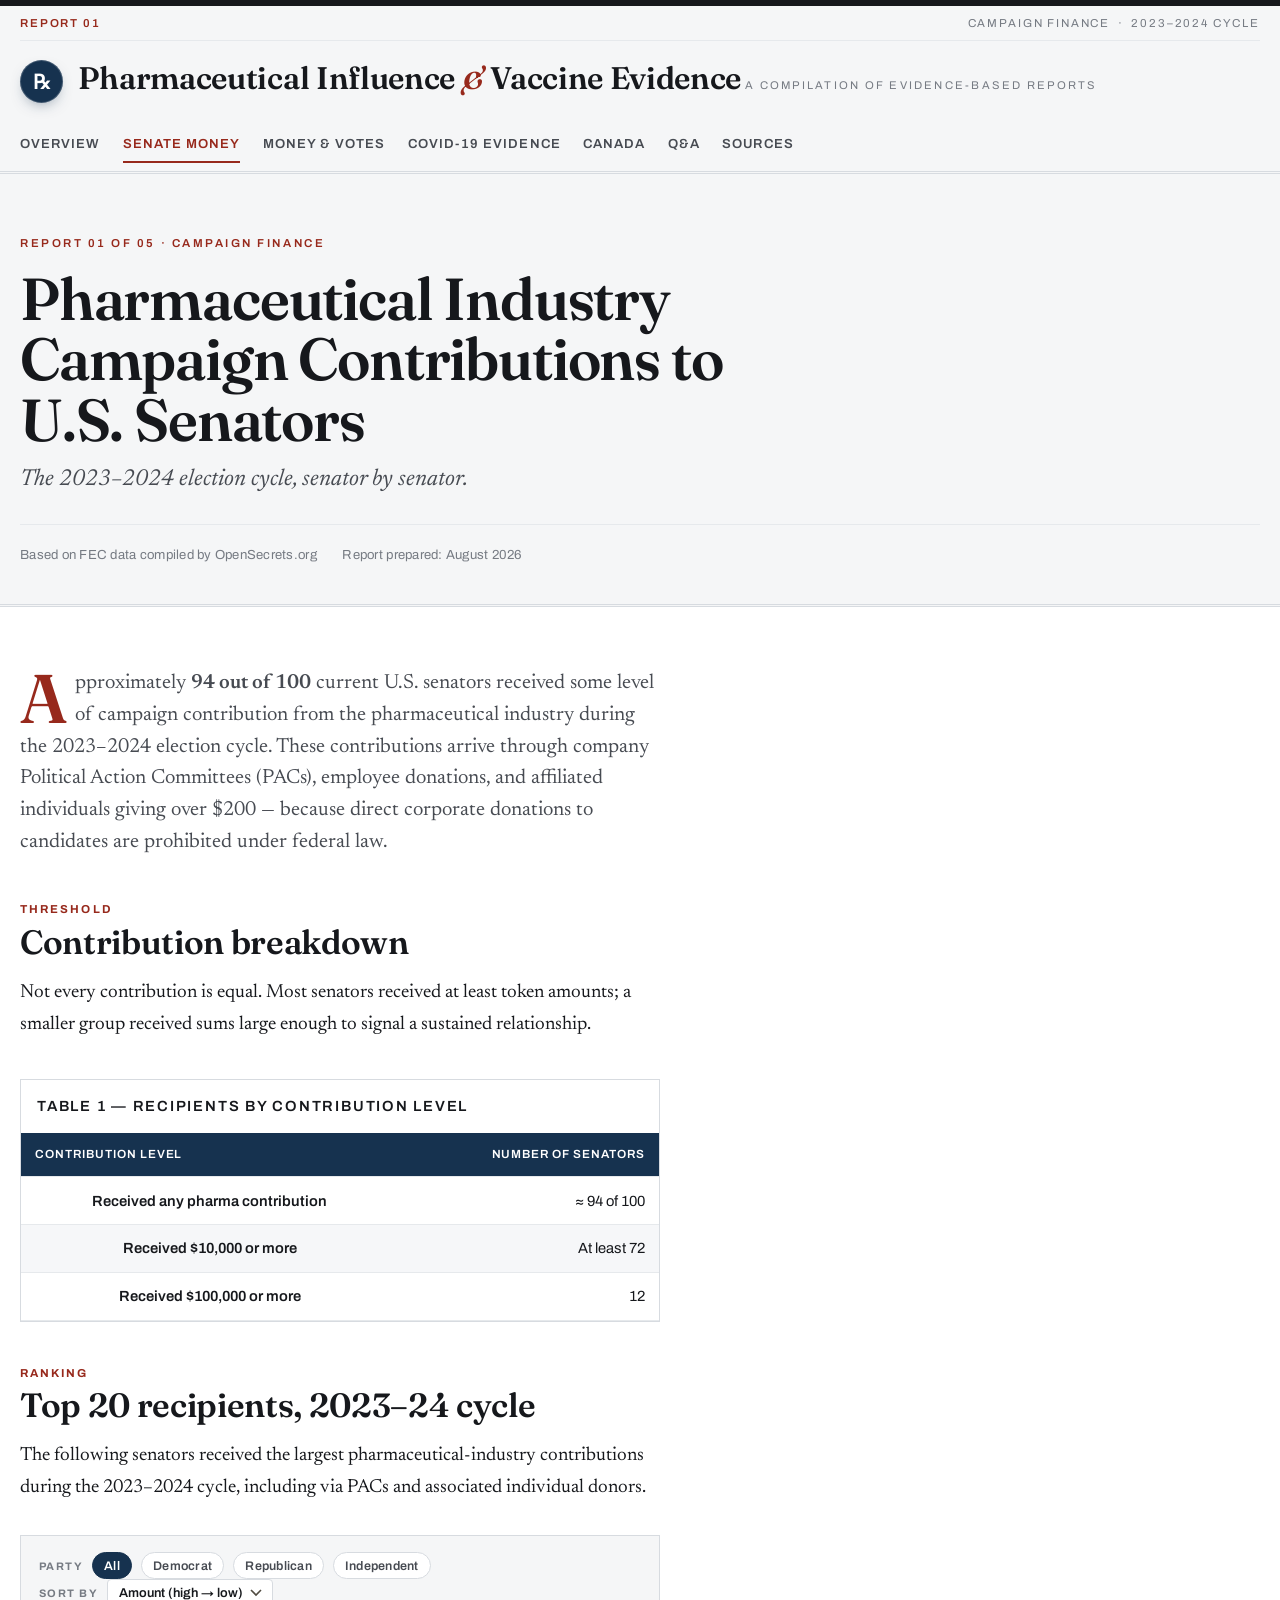
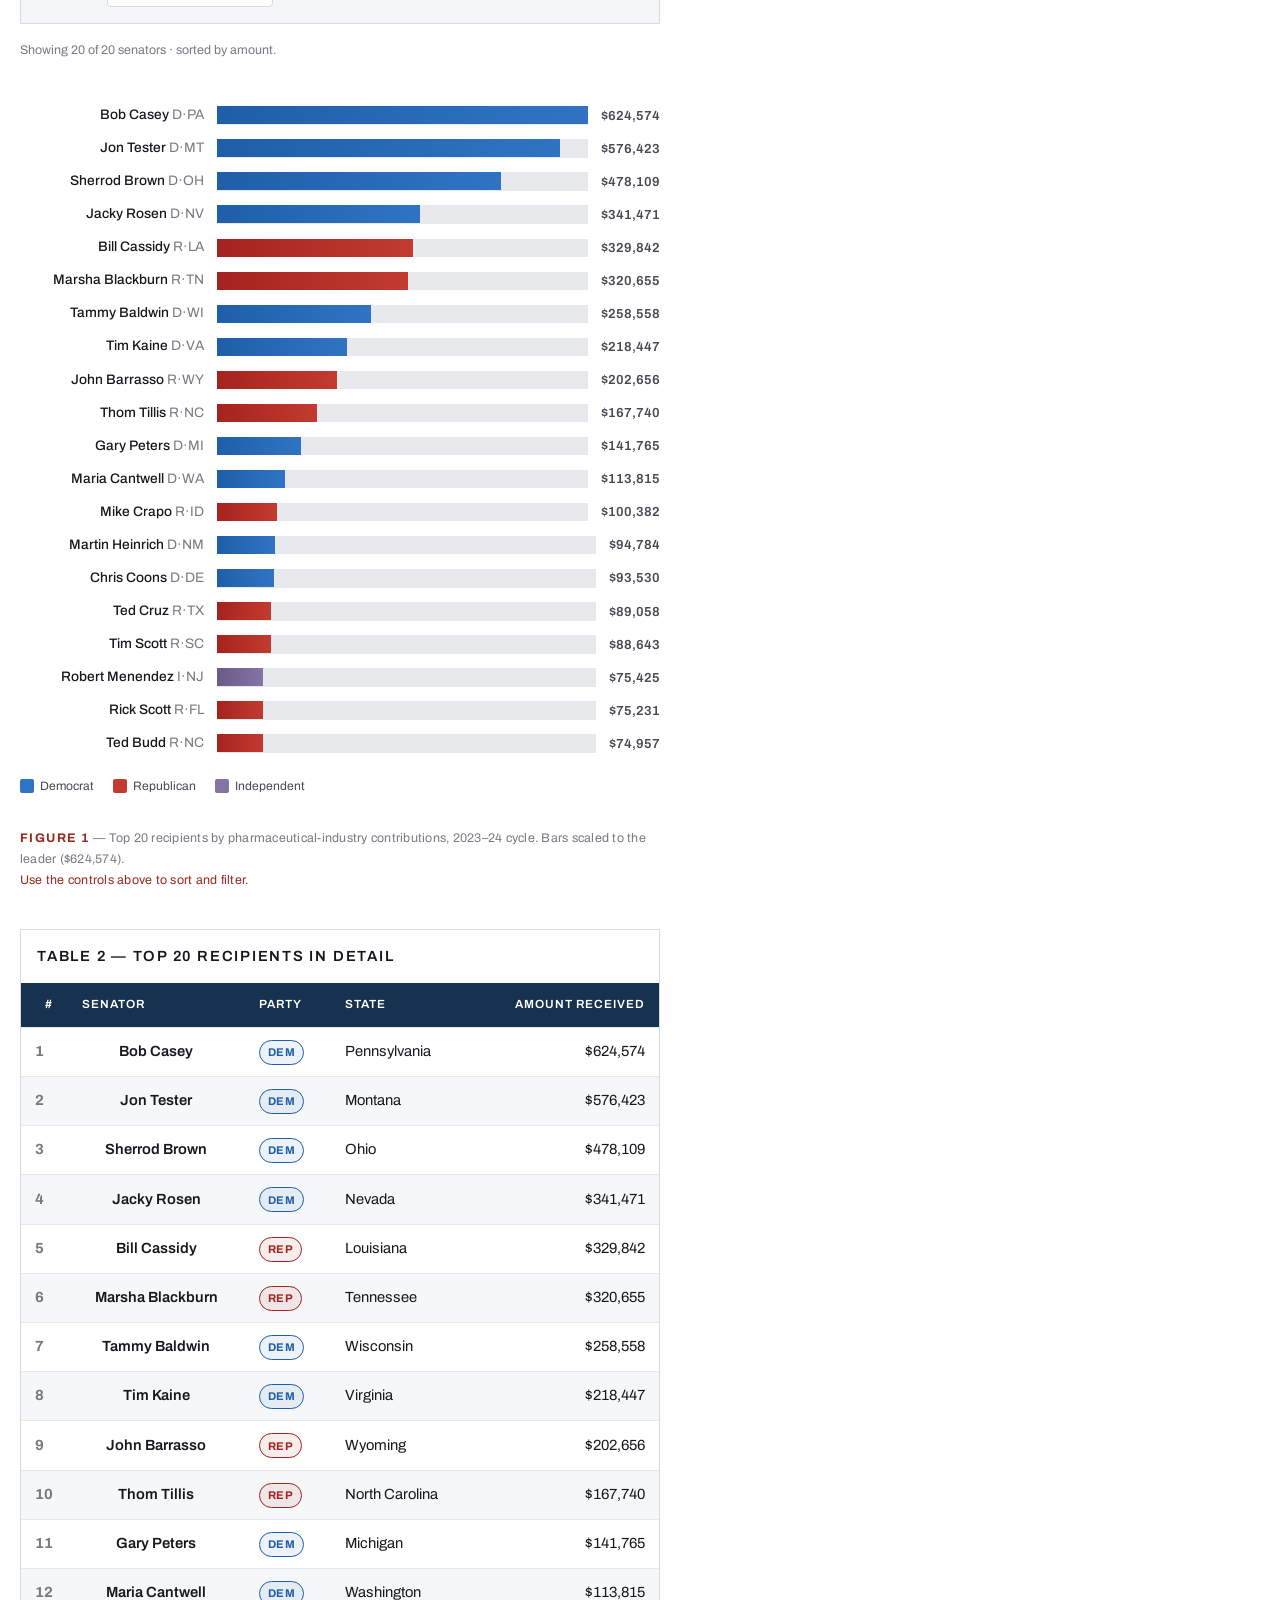
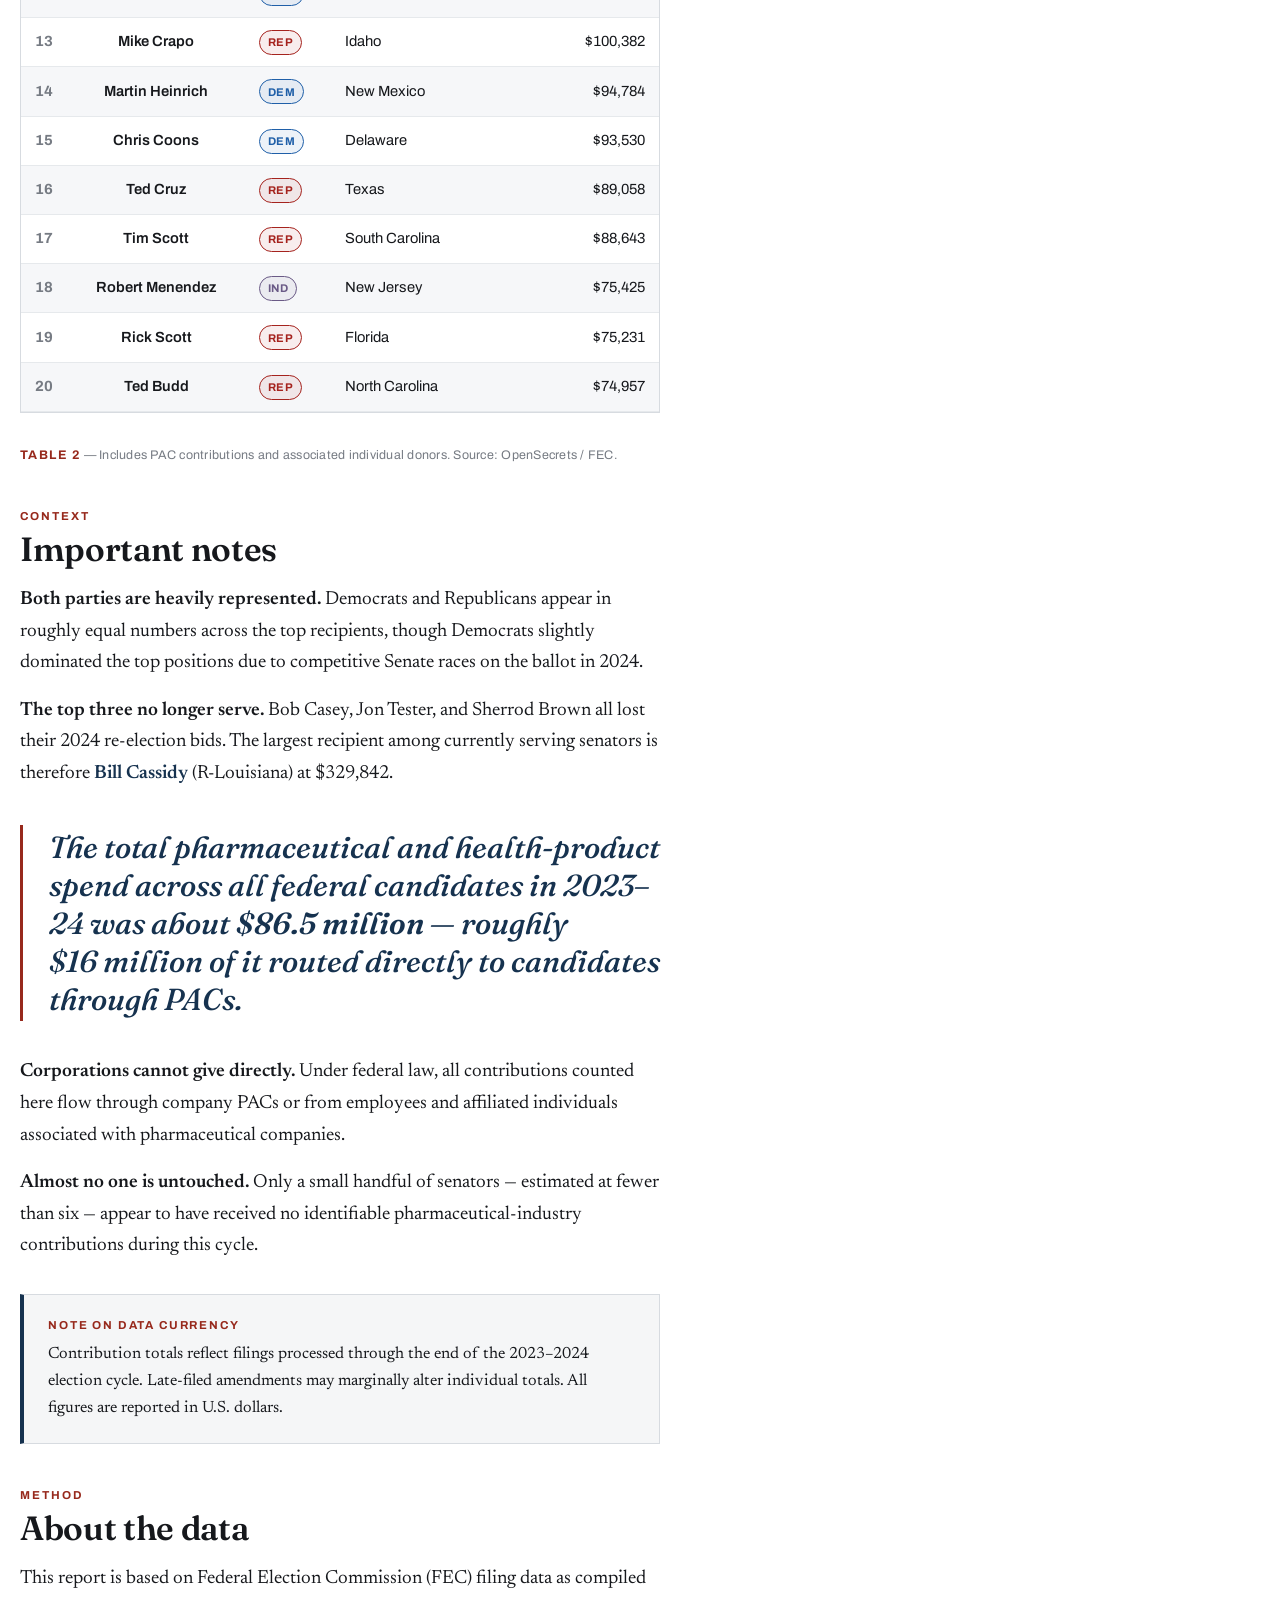
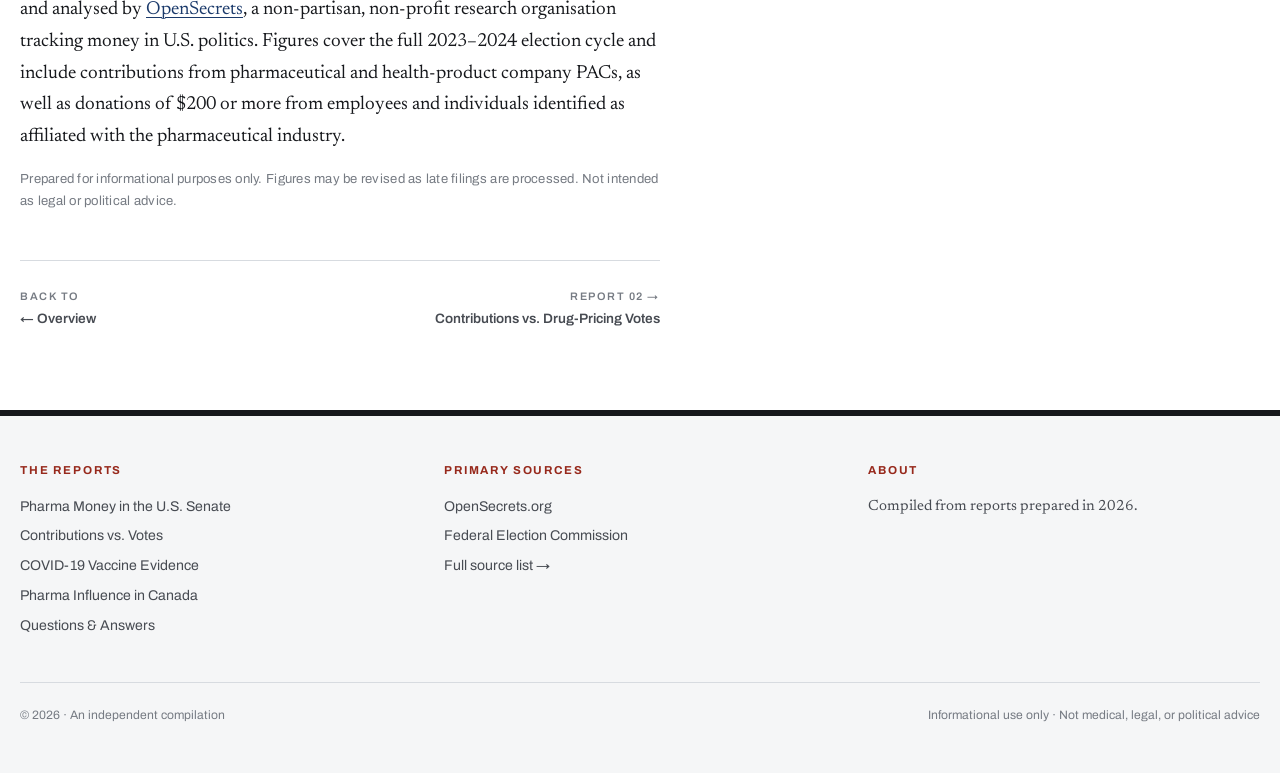
<file: us-senate-contributions.html>
<!DOCTYPE html>
<html lang="en">
<head>
<meta charset="UTF-8">
<meta name="viewport" content="width=device-width, initial-scale=1.0">
<title>Pharma Money in the U.S. Senate, 2023–24 — Pharmaceutical Influence &amp; Vaccine Evidence</title>
<meta name="description" content="Pharmaceutical industry campaign contributions to US senators in the 2023–2024 election cycle: the top-20 recipients, contribution thresholds, and how the money legally arrives. Based on FEC data compiled by OpenSecrets.">
<link rel="stylesheet" href="assets/styles.css">
</head>
<body>
<a class="skip-link" href="#main">Skip to content</a>

<header class="masthead">
  <div class="wrap">
    <div class="masthead__bar">
      <span class="edition">Report 01</span>
      <span>Campaign Finance &nbsp;·&nbsp; 2023–2024 Cycle</span>
    </div>
    <a class="masthead__title" href="index.html" aria-label="Home">
      <span class="masthead__mark">℞</span>
      <span>
        <span class="masthead__name">Pharmaceutical Influence <em>&amp;</em> Vaccine Evidence</span>
        <span class="masthead__sub">A compilation of evidence-based reports</span>
      </span>
    </a>
  </div>
  <nav class="nav" aria-label="Primary">
    <div class="wrap nav__inner">
      <a href="index.html">Overview</a>
      <a href="us-senate-contributions.html" aria-current="page">Senate Money</a>
      <a href="contributions-and-votes.html">Money &amp; Votes</a>
      <a href="covid-vaccines.html">COVID-19 Evidence</a>
      <a href="canada-pharma-influence.html">Canada</a>
      <a href="questions-and-answers.html">Q&amp;A</a>
      <a href="about.html">Sources</a>
    </div>
  </nav>
</header>

<main id="main">

  <div class="report-head">
    <div class="wrap">
      <p class="kicker report-head__index">Report 01 of 05 · Campaign Finance</p>
      <h1>Pharmaceutical Industry Campaign Contributions to U.S. Senators</h1>
      <p class="report-head__sub">The 2023–2024 election cycle, senator by senator.</p>
      <div class="report-head__meta">
        <span class="mono-meta">Based on FEC data compiled by OpenSecrets.org</span>
        <span class="mono-meta">Report prepared: August 2026</span>
      </div>
    </div>
  </div>

  <div class="report-body">
    <div class="wrap">
      <article class="prose">

        <p class="lede dropcap">
          Approximately <strong>94 out of 100</strong> current U.S. senators received some level
          of campaign contribution from the pharmaceutical industry during the 2023–2024
          election cycle. These contributions arrive through company Political Action
          Committees (PACs), employee donations, and affiliated individuals giving over $200 —
          because direct corporate donations to candidates are prohibited under federal law.
        </p>

        <h2><span class="sec-no">Threshold</span>Contribution breakdown</h2>
        <p>Not every contribution is equal. Most senators received at least token amounts;
           a smaller group received sums large enough to signal a sustained relationship.</p>
      </article>

      <div class="prose">
        <figure class="figure">
          <div class="table-wrap">
            <table class="data">
              <caption class="figure__num">Table 1 — Recipients by contribution level</caption>
              <thead>
                <tr><th scope="col">Contribution level</th><th scope="col" class="num">Number of senators</th></tr>
              </thead>
              <tbody>
                <tr><th scope="row">Received any pharma contribution</th><td class="num">≈ 94 of 100</td></tr>
                <tr><th scope="row">Received $10,000 or more</th><td class="num">At least 72</td></tr>
                <tr><th scope="row">Received $100,000 or more</th><td class="num">12</td></tr>
              </tbody>
            </table>
          </div>
        </figure>
      </div>

      <article class="prose">
        <h2><span class="sec-no">Ranking</span>Top 20 recipients, 2023–24 cycle</h2>
        <p>The following senators received the largest pharmaceutical-industry contributions
           during the 2023–2024 cycle, including via PACs and associated individual donors.</p>
      </article>

      <!-- BAR CHART + TABLE (interactive sort/filter enhances both) -->
      <div class="prose" data-chart="top20">
        <figure class="figure">
          <div class="barchart" role="img" aria-label="Horizontal bar chart of the top 20 senators by pharmaceutical contributions received, 2023–24 cycle. Bob Casey leads at $624,574.">
            <div data-top20="chart">
            <div class="barchart__row"><div class="barchart__name">Bob Casey <span class="st">D·PA</span></div><div class="barchart__track"><div class="barchart__bar dem" style="width:100%"></div></div><div class="barchart__val">$624,574</div></div>
            <div class="barchart__row"><div class="barchart__name">Jon Tester <span class="st">D·MT</span></div><div class="barchart__track"><div class="barchart__bar dem" style="width:92.3%"></div></div><div class="barchart__val">$576,423</div></div>
            <div class="barchart__row"><div class="barchart__name">Sherrod Brown <span class="st">D·OH</span></div><div class="barchart__track"><div class="barchart__bar dem" style="width:76.5%"></div></div><div class="barchart__val">$478,109</div></div>
            <div class="barchart__row"><div class="barchart__name">Jacky Rosen <span class="st">D·NV</span></div><div class="barchart__track"><div class="barchart__bar dem" style="width:54.7%"></div></div><div class="barchart__val">$341,471</div></div>
            <div class="barchart__row"><div class="barchart__name">Bill Cassidy <span class="st">R·LA</span></div><div class="barchart__track"><div class="barchart__bar rep" style="width:52.8%"></div></div><div class="barchart__val">$329,842</div></div>
            <div class="barchart__row"><div class="barchart__name">Marsha Blackburn <span class="st">R·TN</span></div><div class="barchart__track"><div class="barchart__bar rep" style="width:51.3%"></div></div><div class="barchart__val">$320,655</div></div>
            <div class="barchart__row"><div class="barchart__name">Tammy Baldwin <span class="st">D·WI</span></div><div class="barchart__track"><div class="barchart__bar dem" style="width:41.4%"></div></div><div class="barchart__val">$258,558</div></div>
            <div class="barchart__row"><div class="barchart__name">Tim Kaine <span class="st">D·VA</span></div><div class="barchart__track"><div class="barchart__bar dem" style="width:35.0%"></div></div><div class="barchart__val">$218,447</div></div>
            <div class="barchart__row"><div class="barchart__name">John Barrasso <span class="st">R·WY</span></div><div class="barchart__track"><div class="barchart__bar rep" style="width:32.4%"></div></div><div class="barchart__val">$202,656</div></div>
            <div class="barchart__row"><div class="barchart__name">Thom Tillis <span class="st">R·NC</span></div><div class="barchart__track"><div class="barchart__bar rep" style="width:26.9%"></div></div><div class="barchart__val">$167,740</div></div>
            <div class="barchart__row"><div class="barchart__name">Gary Peters <span class="st">D·MI</span></div><div class="barchart__track"><div class="barchart__bar dem" style="width:22.7%"></div></div><div class="barchart__val">$141,765</div></div>
            <div class="barchart__row"><div class="barchart__name">Maria Cantwell <span class="st">D·WA</span></div><div class="barchart__track"><div class="barchart__bar dem" style="width:18.2%"></div></div><div class="barchart__val">$113,815</div></div>
            <div class="barchart__row"><div class="barchart__name">Mike Crapo <span class="st">R·ID</span></div><div class="barchart__track"><div class="barchart__bar rep" style="width:16.1%"></div></div><div class="barchart__val">$100,382</div></div>
            <div class="barchart__row"><div class="barchart__name">Martin Heinrich <span class="st">D·NM</span></div><div class="barchart__track"><div class="barchart__bar dem" style="width:15.2%"></div></div><div class="barchart__val">$94,784</div></div>
            <div class="barchart__row"><div class="barchart__name">Chris Coons <span class="st">D·DE</span></div><div class="barchart__track"><div class="barchart__bar dem" style="width:15.0%"></div></div><div class="barchart__val">$93,530</div></div>
            <div class="barchart__row"><div class="barchart__name">Ted Cruz <span class="st">R·TX</span></div><div class="barchart__track"><div class="barchart__bar rep" style="width:14.3%"></div></div><div class="barchart__val">$89,058</div></div>
            <div class="barchart__row"><div class="barchart__name">Tim Scott <span class="st">R·SC</span></div><div class="barchart__track"><div class="barchart__bar rep" style="width:14.2%"></div></div><div class="barchart__val">$88,643</div></div>
            <div class="barchart__row"><div class="barchart__name">Robert Menendez <span class="st">I·NJ</span></div><div class="barchart__track"><div class="barchart__bar ind" style="width:12.1%"></div></div><div class="barchart__val">$75,425</div></div>
            <div class="barchart__row"><div class="barchart__name">Rick Scott <span class="st">R·FL</span></div><div class="barchart__track"><div class="barchart__bar rep" style="width:12.0%"></div></div><div class="barchart__val">$75,231</div></div>
            <div class="barchart__row"><div class="barchart__name">Ted Budd <span class="st">R·NC</span></div><div class="barchart__track"><div class="barchart__bar rep" style="width:12.0%"></div></div><div class="barchart__val">$74,957</div></div>
            </div><!-- /data-top20 chart -->
            <div class="barchart__legend">
              <span><i style="background:#2f74c4"></i> Democrat</span>
              <span><i style="background:#c33b30"></i> Republican</span>
              <span><i style="background:#8574a4"></i> Independent</span>
            </div>
          </div>
          <figcaption class="figure__cap"><span class="figure__num">Figure 1</span> — Top 20 recipients by pharmaceutical-industry contributions, 2023–24 cycle. Bars scaled to the leader ($624,574). <span class="js-only" style="color:var(--oxblood)">Use the controls above to sort and filter.</span></figcaption>
        </figure>

        <figure class="figure">
          <div class="table-wrap">
            <table class="data" data-top20="table">
              <caption class="figure__num">Table 2 — Top 20 recipients in detail</caption>
              <thead>
                <tr>
                  <th scope="col" class="num">#</th>
                  <th scope="col">Senator</th>
                  <th scope="col">Party</th>
                  <th scope="col">State</th>
                  <th scope="col" class="num">Amount received</th>
                </tr>
              </thead>
              <tbody>
                <tr><td class="rank">1</td><th scope="row">Bob Casey</th><td><span class="pill dem">Dem</span></td><td>Pennsylvania</td><td class="num">$624,574</td></tr>
                <tr><td class="rank">2</td><th scope="row">Jon Tester</th><td><span class="pill dem">Dem</span></td><td>Montana</td><td class="num">$576,423</td></tr>
                <tr><td class="rank">3</td><th scope="row">Sherrod Brown</th><td><span class="pill dem">Dem</span></td><td>Ohio</td><td class="num">$478,109</td></tr>
                <tr><td class="rank">4</td><th scope="row">Jacky Rosen</th><td><span class="pill dem">Dem</span></td><td>Nevada</td><td class="num">$341,471</td></tr>
                <tr><td class="rank">5</td><th scope="row">Bill Cassidy</th><td><span class="pill rep">Rep</span></td><td>Louisiana</td><td class="num">$329,842</td></tr>
                <tr><td class="rank">6</td><th scope="row">Marsha Blackburn</th><td><span class="pill rep">Rep</span></td><td>Tennessee</td><td class="num">$320,655</td></tr>
                <tr><td class="rank">7</td><th scope="row">Tammy Baldwin</th><td><span class="pill dem">Dem</span></td><td>Wisconsin</td><td class="num">$258,558</td></tr>
                <tr><td class="rank">8</td><th scope="row">Tim Kaine</th><td><span class="pill dem">Dem</span></td><td>Virginia</td><td class="num">$218,447</td></tr>
                <tr><td class="rank">9</td><th scope="row">John Barrasso</th><td><span class="pill rep">Rep</span></td><td>Wyoming</td><td class="num">$202,656</td></tr>
                <tr><td class="rank">10</td><th scope="row">Thom Tillis</th><td><span class="pill rep">Rep</span></td><td>North Carolina</td><td class="num">$167,740</td></tr>
                <tr><td class="rank">11</td><th scope="row">Gary Peters</th><td><span class="pill dem">Dem</span></td><td>Michigan</td><td class="num">$141,765</td></tr>
                <tr><td class="rank">12</td><th scope="row">Maria Cantwell</th><td><span class="pill dem">Dem</span></td><td>Washington</td><td class="num">$113,815</td></tr>
                <tr><td class="rank">13</td><th scope="row">Mike Crapo</th><td><span class="pill rep">Rep</span></td><td>Idaho</td><td class="num">$100,382</td></tr>
                <tr><td class="rank">14</td><th scope="row">Martin Heinrich</th><td><span class="pill dem">Dem</span></td><td>New Mexico</td><td class="num">$94,784</td></tr>
                <tr><td class="rank">15</td><th scope="row">Chris Coons</th><td><span class="pill dem">Dem</span></td><td>Delaware</td><td class="num">$93,530</td></tr>
                <tr><td class="rank">16</td><th scope="row">Ted Cruz</th><td><span class="pill rep">Rep</span></td><td>Texas</td><td class="num">$89,058</td></tr>
                <tr><td class="rank">17</td><th scope="row">Tim Scott</th><td><span class="pill rep">Rep</span></td><td>South Carolina</td><td class="num">$88,643</td></tr>
                <tr><td class="rank">18</td><th scope="row">Robert Menendez</th><td><span class="pill ind">Ind</span></td><td>New Jersey</td><td class="num">$75,425</td></tr>
                <tr><td class="rank">19</td><th scope="row">Rick Scott</th><td><span class="pill rep">Rep</span></td><td>Florida</td><td class="num">$75,231</td></tr>
                <tr><td class="rank">20</td><th scope="row">Ted Budd</th><td><span class="pill rep">Rep</span></td><td>North Carolina</td><td class="num">$74,957</td></tr>
              </tbody>
            </table>
          </div>
          <figcaption class="figure__cap"><span class="figure__num">Table 2</span> — Includes PAC contributions and associated individual donors. Source: OpenSecrets / FEC.</figcaption>
        </figure>
      </div>

      <article class="prose">
        <h2><span class="sec-no">Context</span>Important notes</h2>

        <p><strong>Both parties are heavily represented.</strong> Democrats and Republicans
           appear in roughly equal numbers across the top recipients, though Democrats
           slightly dominated the top positions due to competitive Senate races on the ballot
           in 2024.</p>

        <p><strong>The top three no longer serve.</strong> Bob Casey, Jon Tester, and Sherrod
           Brown all lost their 2024 re-election bids. The largest recipient among currently
           serving senators is therefore <em class="term">Bill Cassidy</em> (R-Louisiana) at $329,842.</p>

        <div class="pullquote">
          The total pharmaceutical and health-product spend across all federal candidates in
          2023–24 was about <strong>$86.5&nbsp;million</strong> — roughly $16&nbsp;million of it
          routed directly to candidates through PACs.
        </div>

        <p><strong>Corporations cannot give directly.</strong> Under federal law, all
           contributions counted here flow through company PACs or from employees and
           affiliated individuals associated with pharmaceutical companies.</p>

        <p><strong>Almost no one is untouched.</strong> Only a small handful of senators —
           estimated at fewer than six — appear to have received no identifiable
           pharmaceutical-industry contributions during this cycle.</p>

        <div class="callout">
          <p class="callout__label">Note on data currency</p>
          <p>Contribution totals reflect filings processed through the end of the 2023–2024
             election cycle. Late-filed amendments may marginally alter individual totals.
             All figures are reported in U.S. dollars.</p>
        </div>

        <h2><span class="sec-no">Method</span>About the data</h2>
        <p>This report is based on Federal Election Commission (FEC) filing data as compiled and
           analysed by <a href="https://www.opensecrets.org" rel="noopener">OpenSecrets</a>, a
           non-partisan, non-profit research organisation tracking money in U.S. politics.
           Figures cover the full 2023–2024 election cycle and include contributions from
           pharmaceutical and health-product company PACs, as well as donations of $200 or more
           from employees and individuals identified as affiliated with the pharmaceutical
           industry.</p>
        <p class="mono-meta">Prepared for informational purposes only. Figures may be revised as
           late filings are processed. Not intended as legal or political advice.</p>

      </article>

      <div class="prose">
        <nav class="prevnext" aria-label="Report navigation">
          <a href="index.html"><span class="lbl">Back to</span>← Overview</a>
          <a class="next" href="contributions-and-votes.html"><span class="lbl">Report 02 →</span>Contributions vs. Drug-Pricing Votes</a>
        </nav>
      </div>
    </div>
  </div>

</main>

<footer class="footer">
  <div class="wrap">
    <div class="footer__grid">
      <div>
        <h4>The Reports</h4>
        <ul>
          <li><a href="us-senate-contributions.html">Pharma Money in the U.S. Senate</a></li>
          <li><a href="contributions-and-votes.html">Contributions vs. Votes</a></li>
          <li><a href="covid-vaccines.html">COVID-19 Vaccine Evidence</a></li>
          <li><a href="canada-pharma-influence.html">Pharma Influence in Canada</a></li>
          <li><a href="questions-and-answers.html">Questions &amp; Answers</a></li>
        </ul>
      </div>
      <div>
        <h4>Primary Sources</h4>
        <ul>
          <li><a href="https://www.opensecrets.org" rel="noopener">OpenSecrets.org</a></li>
          <li><a href="https://www.fec.gov" rel="noopener">Federal Election Commission</a></li>
          <li><a href="about.html">Full source list →</a></li>
        </ul>
      </div>
      <div>
        <h4>About</h4>
        <p class="footer__note">Compiled from
          reports prepared in 2026.</p>
      </div>
    </div>
    <div class="footer__bottom">
      <span>© 2026 · An independent compilation</span>
      <span>Informational use only · Not medical, legal, or political advice</span>
    </div>
  </div>
</footer>

<script src="assets/charts.js" defer></script>
</body>
</html>
</file>
<file: assets/styles.css>
/* =========================================================================
   Pharmaceutical Influence & Vaccine Evidence
   Editorial "dossier" design system — shared across all pages.
   No build step: plain CSS, custom properties, system-safe web fonts.
   ========================================================================= */

/* ---- Fonts: distinctive editorial pairing --------------------------------
   Fraunces  — expressive display serif (headlines, pull-quotes)
   Newsreader — humanist reading serif (long-form body)
   Archivo   — sturdy grotesque (kickers, nav, tables, data)                 */
@import url('https://fonts.googleapis.com/css2?family=Fraunces:opsz,wght@9..144,400;9..144,500;9..144,600;9..144,700;9..144,900&family=Newsreader:ital,opsz,wght@0,6..72,400;0,6..72,500;0,6..72,600;1,6..72,400;1,6..72,500&family=Archivo:wght@400;500;600;700&display=swap');

:root{
  /* palette — warm newsprint, ink, deep navy, oxblood accent */
  --paper:      #ffffff;
  --paper-2:    #f5f6f7;
  --paper-3:    #e7e9ec;
  --ink:        #16181c;
  --ink-soft:   #474b52;
  --ink-faint:  #767b83;
  --navy:       #16324f;
  --navy-2:     #1b3a6b;
  --oxblood:    #97291c;
  --oxblood-2:  #b6402f;
  --rule:       #d7dbe0;
  --rule-soft:  #e6e9ec;
  /* party colours (tables only) */
  --dem:        #1f5fa8;
  --rep:        #a5231e;
  --ind:        #6a5a86;

  --maxw:       78rem;
  --read:       40rem;   /* long-form reading column */

  --serif-disp: 'Fraunces', Georgia, 'Times New Roman', serif;
  --serif-body: 'Newsreader', Georgia, 'Times New Roman', serif;
  --sans:       'Archivo', -apple-system, 'Segoe UI', Helvetica, Arial, sans-serif;

  --shadow:     0 1px 0 rgba(28,26,22,.04), 0 18px 40px -28px rgba(28,26,22,.45);
}

/* ---- Reset / base -------------------------------------------------------- */
*,*::before,*::after{ box-sizing:border-box; }
html{ -webkit-text-size-adjust:100%; scroll-behavior:smooth; }
@media (prefers-reduced-motion: reduce){ html{ scroll-behavior:auto; } }
body{
  margin:0;
  font-family:var(--serif-body);
  font-optical-sizing:auto;
  font-size:1.19rem;
  line-height:1.66;
  color:var(--ink);
  background-color:var(--paper);
  text-rendering:optimizeLegibility;
  -webkit-font-smoothing:antialiased;
}
img{ max-width:100%; display:block; }

/* selection + focus */
::selection{ background:var(--oxblood); color:var(--paper); }
a{ color:var(--navy-2); text-underline-offset:3px; text-decoration-thickness:1px; }
a:hover{ color:var(--oxblood); }
:focus-visible{ outline:2px solid var(--oxblood); outline-offset:3px; border-radius:2px; }

.skip-link{
  position:absolute; left:-999px; top:0; z-index:100;
  background:var(--ink); color:var(--paper); padding:.6rem 1rem;
  font-family:var(--sans); font-size:.85rem;
}
.skip-link:focus{ left:.5rem; top:.5rem; }

/* ---- Layout helpers ------------------------------------------------------ */
.wrap{ width:min(100% - 2.5rem, var(--maxw)); margin-inline:auto; }
.kicker{
  font-family:var(--sans); font-weight:600;
  text-transform:uppercase; letter-spacing:.22em; font-size:.72rem;
  color:var(--oxblood);
}
.mono-meta{
  font-family:var(--sans); font-size:.82rem; letter-spacing:.02em;
  color:var(--ink-faint);
}

/* =========================================================================
   Masthead + navigation
   ========================================================================= */
.masthead{
  border-top:6px solid var(--ink);
  background:var(--paper-2);
  position:relative;
}
.masthead::after{
  content:""; position:absolute; left:0; right:0; bottom:0; height:1px;
  background:var(--rule);
}
.masthead__bar{
  display:flex; align-items:baseline; justify-content:space-between;
  gap:1rem; padding:.5rem 0 .45rem;
  border-bottom:1px solid var(--rule-soft);
  font-family:var(--sans); font-size:.72rem; letter-spacing:.16em;
  text-transform:uppercase; color:var(--ink-faint);
}
.masthead__bar .edition{ color:var(--oxblood); font-weight:600; }
.masthead__title{
  display:flex; align-items:center; gap:.9rem;
  padding:1.15rem 0 1rem; text-decoration:none; color:inherit;
}
.masthead__title:hover{ color:inherit; }
.masthead__mark{
  flex:0 0 auto; width:2.7rem; height:2.7rem; border-radius:50%;
  background:var(--navy); color:var(--paper);
  display:grid; place-items:center;
  font-family:var(--serif-disp); font-weight:700; font-size:1.25rem;
  box-shadow:inset 0 0 0 1px rgba(255,255,255,.18), 0 6px 16px -8px rgba(22,50,79,.7);
}
.masthead__name{
  font-family:var(--serif-disp); font-weight:600;
  font-size:clamp(1.35rem, 2.6vw, 1.95rem); line-height:1.02;
  letter-spacing:-.01em; margin:0;
}
.masthead__name em{ font-style:italic; color:var(--oxblood); }
.masthead__sub{
  font-family:var(--sans); font-size:.7rem; letter-spacing:.2em;
  text-transform:uppercase; color:var(--ink-faint); margin-top:.28rem;
}

.nav{ border-bottom:3px double var(--rule); background:var(--paper-2); }
.nav__inner{
  display:flex; flex-wrap:wrap; gap:.2rem 1.4rem; align-items:center;
  padding:.55rem 0;
  font-family:var(--sans); font-size:.82rem; font-weight:600;
  text-transform:uppercase; letter-spacing:.08em;
}
.nav a{
  color:var(--ink-soft); text-decoration:none; padding:.35rem 0;
  border-bottom:2px solid transparent; transition:color .18s, border-color .18s;
}
.nav a:hover{ color:var(--ink); }
.nav a[aria-current="page"]{ color:var(--oxblood); border-bottom-color:var(--oxblood); }

/* =========================================================================
   Hero (home)
   ========================================================================= */
.hero{ padding:3.5rem 0 2rem; border-bottom:1px solid var(--rule); }
.hero__kicker{ margin-bottom:1.1rem; }
.hero__title{
  font-family:var(--serif-disp); font-weight:600;
  font-size:clamp(2.6rem, 7vw, 5.4rem); line-height:.98;
  letter-spacing:-.02em; margin:0 0 1.3rem; max-width:16ch;
}
.hero__title .amp{ font-style:italic; color:var(--oxblood); font-weight:500; }
.hero__lede{
  font-size:clamp(1.25rem, 2.3vw, 1.6rem); line-height:1.5;
  max-width:46ch; color:var(--ink-soft); margin:0 0 1.6rem;
  font-weight:400;
}
.hero__meta{
  display:flex; flex-wrap:wrap; gap:.5rem 1.4rem;
  padding-top:1.2rem; border-top:1px solid var(--rule-soft);
}

/* animated entrance */
.rise{ opacity:0; transform:translateY(14px); animation:rise .8s cubic-bezier(.2,.7,.2,1) forwards; }
.rise-1{ animation-delay:.05s; } .rise-2{ animation-delay:.16s; }
.rise-3{ animation-delay:.27s; } .rise-4{ animation-delay:.38s; }
@keyframes rise{ to{ opacity:1; transform:none; } }
@media (prefers-reduced-motion: reduce){
  .rise{ opacity:1; transform:none; animation:none; }
}

/* ---- Stat strip ---------------------------------------------------------- */
.stats{
  display:grid; grid-template-columns:repeat(auto-fit, minmax(13rem,1fr));
  gap:0; margin:2.6rem 0 0; border:1px solid var(--rule);
  background:var(--paper-2);
}
.stat{ padding:1.5rem 1.4rem; border-right:1px solid var(--rule-soft); }
.stat:last-child{ border-right:0; }
.stat__num{
  font-family:var(--serif-disp); font-weight:600; color:var(--navy);
  font-size:clamp(2.1rem,4vw,2.9rem); line-height:1; letter-spacing:-.02em;
}
.stat__num .u{ color:var(--oxblood); }
.stat__label{
  font-family:var(--sans); font-size:.78rem; letter-spacing:.03em;
  color:var(--ink-soft); margin-top:.55rem; line-height:1.35;
}

/* =========================================================================
   Section title (generic)
   ========================================================================= */
.section{ padding:3.2rem 0; }
.section--tint{ background:var(--paper-2); border-block:1px solid var(--rule); }
.section-head{ margin-bottom:1.8rem; max-width:52ch; }
.section-head h2{
  font-family:var(--serif-disp); font-weight:600;
  font-size:clamp(1.8rem,4vw,2.6rem); line-height:1.05; letter-spacing:-.015em;
  margin:.5rem 0 .6rem;
}
.section-head p{ color:var(--ink-soft); margin:0; max-width:48ch; }

/* =========================================================================
   Dossier index (home report list)
   ========================================================================= */
.dossier{ list-style:none; margin:0; padding:0; border-top:1px solid var(--rule); }
.dossier__item{ border-bottom:1px solid var(--rule); }
.dossier__link{
  display:grid; grid-template-columns:auto 1fr auto; gap:1.4rem; align-items:baseline;
  padding:1.7rem .3rem; text-decoration:none; color:inherit;
  transition:background .2s, padding .2s;
}
.dossier__link:hover{ background:var(--paper-2); padding-inline:1rem; color:inherit; }
.dossier__num{
  font-family:var(--sans); font-weight:700; font-size:.9rem; letter-spacing:.1em;
  color:var(--oxblood); padding-top:.5rem;
}
.dossier__body h3{
  font-family:var(--serif-disp); font-weight:600;
  font-size:clamp(1.4rem,3vw,2.05rem); line-height:1.08; letter-spacing:-.01em;
  margin:0 0 .4rem;
}
.dossier__body p{ margin:0; color:var(--ink-soft); font-size:1.02rem; max-width:60ch; }
.dossier__tag{
  font-family:var(--sans); font-size:.7rem; text-transform:uppercase;
  letter-spacing:.14em; color:var(--ink-faint); white-space:nowrap; padding-top:.55rem;
}
.dossier__link:hover .dossier__arrow{ transform:translateX(4px); }
.dossier__arrow{ display:inline-block; transition:transform .2s; color:var(--oxblood); }

/* =========================================================================
   Report page header
   ========================================================================= */
.report-head{
  padding:3rem 0 2.4rem; border-bottom:3px double var(--rule);
  background:var(--paper-2);
}
.report-head__index{ margin-bottom:1rem; }
.report-head h1{
  font-family:var(--serif-disp); font-weight:600;
  font-size:clamp(2.1rem,5.2vw,3.7rem); line-height:1.02; letter-spacing:-.02em;
  margin:.4rem 0 .7rem; max-width:20ch;
}
.report-head__sub{
  font-family:var(--serif-body); font-style:italic;
  font-size:clamp(1.15rem,2.2vw,1.45rem); color:var(--ink-soft);
  margin:0 0 1.5rem; max-width:44ch;
}
.report-head__meta{
  display:flex; flex-wrap:wrap; gap:.4rem 1.6rem;
  padding-top:1.2rem; border-top:1px solid var(--rule-soft);
}

/* ---- Report body layout: reading column + optional sticky TOC ------------ */
.report-body{ padding:2.8rem 0 1rem; }
.report-grid{ display:grid; grid-template-columns:1fr; gap:2.4rem; }
@media (min-width:64rem){
  .report-grid.has-toc{ grid-template-columns:15rem minmax(0,1fr); gap:3.5rem; }
}
.toc{ display:none; }
@media (min-width:64rem){
  .toc{
    display:block; position:sticky; top:1.5rem; align-self:start;
    font-family:var(--sans); font-size:.83rem;
  }
  .toc__title{
    text-transform:uppercase; letter-spacing:.16em; font-size:.7rem;
    color:var(--oxblood); font-weight:700; margin-bottom:.9rem;
    padding-bottom:.6rem; border-bottom:1px solid var(--rule);
  }
  .toc ol{ list-style:none; margin:0; padding:0; counter-reset:toc; }
  .toc li{ margin:0 0 .1rem; }
  .toc a{
    display:block; padding:.4rem 0 .4rem 1.8rem; position:relative;
    text-decoration:none; color:var(--ink-soft); line-height:1.3;
    border-left:2px solid var(--rule-soft); transition:color .15s, border-color .15s;
  }
  .toc a::before{
    counter-increment:toc; content:counter(toc,decimal-leading-zero);
    position:absolute; left:.6rem; color:var(--ink-faint); font-size:.72rem; top:.45rem;
  }
  .toc a:hover{ color:var(--ink); border-left-color:var(--oxblood); }
}

/* ---- Prose -------------------------------------------------------------- */
.prose{ max-width:var(--read); }
.prose.wide{ max-width:52rem; }
.prose > *{ margin-inline:auto; }
.prose h2{
  font-family:var(--serif-disp); font-weight:600;
  font-size:clamp(1.5rem,3.2vw,2.1rem); line-height:1.1; letter-spacing:-.01em;
  margin:2.8rem 0 .3rem; scroll-margin-top:1.5rem;
}
.prose h2 .sec-no{
  display:block; font-family:var(--sans); font-size:.72rem; font-weight:700;
  letter-spacing:.18em; text-transform:uppercase; color:var(--oxblood); margin-bottom:.5rem;
}
.prose h3{
  font-family:var(--serif-disp); font-weight:600; font-size:1.3rem;
  margin:2rem 0 .2rem; color:var(--navy);
}
.prose p{ margin:1rem 0; }
.prose p.lede{ font-size:1.28rem; color:var(--ink-soft); line-height:1.55; }
/* drop cap on first paragraph after a report intro */
.prose .dropcap::first-letter{
  font-family:var(--serif-disp); font-weight:600; float:left;
  font-size:4.3rem; line-height:.72; padding:.35rem .5rem 0 0; color:var(--oxblood);
}
.prose ul, .prose ol{ margin:1rem 0; padding-left:1.3rem; }
.prose li{ margin:.5rem 0; }
.prose strong{ font-weight:600; }
.prose em.term{ font-style:normal; font-weight:600; color:var(--navy); }

hr.rule{ border:0; border-top:1px solid var(--rule); margin:2.6rem 0; }

/* ---- Pull quote ---------------------------------------------------------- */
.pullquote{
  margin:2.2rem 0; padding:.2rem 0 .2rem 1.6rem;
  border-left:3px solid var(--oxblood);
  font-family:var(--serif-disp); font-weight:500; font-style:italic;
  font-size:clamp(1.4rem,3vw,1.9rem); line-height:1.25; color:var(--navy);
}
.pullquote cite{
  display:block; margin-top:.7rem; font-family:var(--sans); font-style:normal;
  font-size:.8rem; letter-spacing:.06em; text-transform:uppercase; color:var(--ink-faint);
}

/* ---- Callout / disclaimer ------------------------------------------------ */
.callout{
  margin:2rem auto; padding:1.3rem 1.5rem; border:1px solid var(--rule);
  background:var(--paper-2); border-left:4px solid var(--navy);
  font-size:1.02rem;
}
.callout--warn{ border-left-color:var(--oxblood); background:#fbf1ef; }
.callout__label{
  font-family:var(--sans); font-weight:700; font-size:.72rem;
  text-transform:uppercase; letter-spacing:.16em; color:var(--oxblood);
  margin-bottom:.5rem;
}
.callout p{ margin:.4rem 0; }
.callout p:first-of-type{ margin-top:0; }
.callout p:last-child{ margin-bottom:0; }

/* =========================================================================
   Data tables
   ========================================================================= */
.table-wrap{ margin:2rem 0; overflow-x:auto; border:1px solid var(--rule); background:var(--paper); }
.figure{ margin:2.4rem 0; }
.figure__cap{
  font-family:var(--sans); font-size:.78rem; letter-spacing:.02em;
  color:var(--ink-faint); margin-top:.7rem;
}
.figure__num{ color:var(--oxblood); font-weight:700; text-transform:uppercase; letter-spacing:.12em; }

table.data{
  width:100%; border-collapse:collapse; font-family:var(--sans);
  font-size:.92rem; background:var(--paper);
}
table.data caption{ text-align:left; padding:.9rem 1rem; font-weight:600; color:var(--ink); }
table.data thead th{
  background:var(--navy); color:var(--paper); text-align:left;
  font-weight:600; font-size:.74rem; text-transform:uppercase; letter-spacing:.08em;
  padding:.75rem .9rem; position:sticky; top:0; white-space:nowrap;
}
table.data th, table.data td{
  padding:.7rem .9rem; border-bottom:1px solid var(--rule-soft); vertical-align:top;
}
table.data tbody tr:nth-child(even){ background:rgba(22,50,79,.035); }
table.data tbody tr:hover{ background:rgba(151,41,28,.06); }
table.data td.num, table.data th.num{ text-align:right; font-variant-numeric:tabular-nums; white-space:nowrap; }
table.data td.rank{ color:var(--ink-faint); font-weight:700; width:2.5rem; }
table.data tbody th[scope="row"]{ font-weight:600; }
table.data td strong{ font-weight:700; }

/* party pill */
.pill{
  display:inline-block; font-size:.7rem; font-weight:700; letter-spacing:.04em;
  padding:.14rem .5rem; border-radius:999px; text-transform:uppercase;
  border:1px solid transparent; white-space:nowrap;
}
.pill.dem{ color:var(--dem); border-color:var(--dem); background:rgba(31,95,168,.08); }
.pill.rep{ color:var(--rep); border-color:var(--rep); background:rgba(165,35,30,.08); }
.pill.ind{ color:var(--ind); border-color:var(--ind); background:rgba(106,90,134,.08); }

/* vote token */
.vote{ font-weight:700; font-size:.8rem; letter-spacing:.03em; }
.vote.against{ color:var(--rep); }
.vote.for{ color:var(--dem); }

/* =========================================================================
   Bar chart (pure CSS/HTML)
   ========================================================================= */
.barchart{ margin:2rem 0; font-family:var(--sans); }
.barchart__row{
  display:grid; grid-template-columns:11.5rem 1fr auto; align-items:center;
  gap:.8rem; padding:.32rem 0;
}
.barchart__name{ font-size:.86rem; font-weight:500; text-align:right; color:var(--ink); }
.barchart__name .st{ color:var(--ink-faint); font-weight:400; }
.barchart__track{ background:var(--paper-3); height:1.15rem; position:relative; }
.barchart__bar{
  height:100%; background:var(--navy);
  transform-origin:left; animation:grow 1s cubic-bezier(.2,.8,.2,1) both;
}
.barchart__bar.dem{ background:linear-gradient(90deg,#1f5fa8,#2f74c4); }
.barchart__bar.rep{ background:linear-gradient(90deg,#a5231e,#c33b30); }
.barchart__bar.ind{ background:linear-gradient(90deg,#6a5a86,#8574a4); }
.barchart__val{ font-size:.82rem; font-variant-numeric:tabular-nums; color:var(--ink-soft); font-weight:600; }
@keyframes grow{ from{ transform:scaleX(0); } to{ transform:scaleX(1); } }
@media (prefers-reduced-motion: reduce){ .barchart__bar{ animation:none; } }
.barchart__legend{
  display:flex; gap:1.2rem; flex-wrap:wrap; margin-top:1rem;
  font-size:.76rem; color:var(--ink-soft);
}
.barchart__legend span{ display:inline-flex; align-items:center; gap:.4rem; }
.barchart__legend i{ width:.85rem; height:.85rem; display:inline-block; border-radius:2px; }
@media (max-width:34rem){
  .barchart__row{ grid-template-columns:1fr; gap:.15rem; }
  .barchart__name{ text-align:left; }
}

/* =========================================================================
   Q&A page
   ========================================================================= */
.qa{ max-width:52rem; }
.qa__group{ margin:0 0 2.5rem; }
.qa__theme{
  font-family:var(--sans); font-size:.72rem; font-weight:700; text-transform:uppercase;
  letter-spacing:.16em; color:var(--oxblood); margin:2.4rem 0 1.1rem;
  padding-bottom:.6rem; border-bottom:1px solid var(--rule);
}
details.qa-item{
  border-bottom:1px solid var(--rule-soft); padding:.3rem 0;
}
details.qa-item summary{
  cursor:pointer; list-style:none; padding:1rem 2.4rem 1rem 0; position:relative;
  font-family:var(--serif-disp); font-weight:600; font-size:1.24rem; line-height:1.25;
  color:var(--ink);
}
details.qa-item summary::-webkit-details-marker{ display:none; }
details.qa-item summary::after{
  content:"+"; position:absolute; right:.3rem; top:.9rem;
  font-family:var(--sans); font-weight:400; font-size:1.6rem; color:var(--oxblood);
  transition:transform .2s;
}
details.qa-item[open] summary::after{ content:"\2013"; }
details.qa-item summary:hover{ color:var(--oxblood); }
.qa-item__body{ padding:0 0 1.3rem; color:var(--ink-soft); }
.qa-item__body p{ margin:.7rem 0; }
.qa-item__body ul{ margin:.7rem 0; padding-left:1.2rem; }
.qa-item__body li{ margin:.35rem 0; }

/* =========================================================================
   Cards / cross-links
   ========================================================================= */
.cards{ display:grid; grid-template-columns:repeat(auto-fit,minmax(15rem,1fr)); gap:1.2rem; margin:2rem 0; }
.card{
  border:1px solid var(--rule); background:var(--paper-2); padding:1.4rem;
  text-decoration:none; color:inherit; transition:transform .2s, box-shadow .2s;
  display:flex; flex-direction:column; gap:.5rem;
}
.card:hover{ transform:translateY(-3px); box-shadow:var(--shadow); color:inherit; }
.card__tag{ font-family:var(--sans); font-size:.68rem; text-transform:uppercase; letter-spacing:.14em; color:var(--oxblood); font-weight:700; }
.card__title{ font-family:var(--serif-disp); font-weight:600; font-size:1.25rem; line-height:1.12; }
.card__desc{ font-size:.98rem; color:var(--ink-soft); }

/* =========================================================================
   Footer
   ========================================================================= */
.footer{
  margin-top:3rem; border-top:6px solid var(--ink); background:var(--paper-2);
  padding:2.8rem 0 3rem;
}
.footer__grid{ display:grid; grid-template-columns:repeat(auto-fit,minmax(14rem,1fr)); gap:2rem; }
.footer h4{
  font-family:var(--sans); font-size:.72rem; text-transform:uppercase; letter-spacing:.16em;
  color:var(--oxblood); margin:0 0 .9rem; font-weight:700;
}
.footer ul{ list-style:none; margin:0; padding:0; font-family:var(--sans); font-size:.88rem; }
.footer li{ margin:.4rem 0; }
.footer a{ text-decoration:none; color:var(--ink-soft); }
.footer a:hover{ color:var(--oxblood); }
.footer__note{ font-size:.92rem; color:var(--ink-soft); max-width:34ch; }
.footer__bottom{
  margin-top:2.4rem; padding-top:1.4rem; border-top:1px solid var(--rule);
  display:flex; flex-wrap:wrap; gap:.6rem 1.5rem; justify-content:space-between;
  font-family:var(--sans); font-size:.76rem; color:var(--ink-faint);
}

/* =========================================================================
   Back-to-top / prev-next
   ========================================================================= */
.prevnext{
  display:flex; flex-wrap:wrap; gap:1rem; justify-content:space-between;
  margin:3rem 0 1rem; padding-top:1.6rem; border-top:1px solid var(--rule);
}
.prevnext a{
  text-decoration:none; font-family:var(--sans); font-size:.85rem; font-weight:600;
  color:var(--ink-soft); max-width:20rem;
}
.prevnext a:hover{ color:var(--oxblood); }
.prevnext .lbl{ display:block; font-size:.68rem; text-transform:uppercase; letter-spacing:.14em; color:var(--ink-faint); margin-bottom:.2rem; }
.prevnext .next{ text-align:right; margin-left:auto; }

/* =========================================================================
   Print
   ========================================================================= */
@media print{
  :root{ --paper:#fff; --paper-2:#fff; }
  body{ background:#fff; color:#000; font-size:11pt; }
  .nav, .toc, .prevnext, .skip-link, .footer__grid a, .hero__meta{ }
  .nav, .toc, .prevnext, .skip-link{ display:none !important; }
  a{ color:#000; text-decoration:none; }
  .masthead{ border-top:3px solid #000; }
  table.data thead th{ background:#000 !important; color:#fff !important; }
  .rise{ opacity:1 !important; transform:none !important; }
  .barchart__bar{ animation:none !important; }
}

/* =========================================================================
   INTERACTIVE COMPONENTS (progressive enhancement — hand-coded, no deps)
   Elements with [data-enhance] are shown only once JS marks <html class="js">.
   ========================================================================= */
.js-only{ display:none; }
html.js .js-only{ display:block; }
html.js .nojs-fallback{ display:none; }

/* ---- Generic control bar ------------------------------------------------- */
.controls{
  display:flex; flex-wrap:wrap; gap:.9rem 1.6rem; align-items:center;
  padding:1rem 1.1rem; margin:2rem 0 1rem; background:var(--paper-2);
  border:1px solid var(--rule); font-family:var(--sans);
}
.controls__group{ display:flex; align-items:center; gap:.55rem; flex-wrap:wrap; }
.controls__label{
  font-size:.68rem; font-weight:700; text-transform:uppercase; letter-spacing:.14em;
  color:var(--ink-faint);
}
.chip{
  font-family:var(--sans); font-size:.78rem; font-weight:600; letter-spacing:.02em;
  padding:.34rem .7rem; border:1px solid var(--rule); background:var(--paper);
  color:var(--ink-soft); cursor:pointer; border-radius:999px; transition:all .15s;
}
.chip:hover{ border-color:var(--ink-faint); color:var(--ink); }
.chip[aria-pressed="true"]{ background:var(--navy); border-color:var(--navy); color:var(--paper); }
.chip.dem[aria-pressed="true"]{ background:var(--dem); border-color:var(--dem); }
.chip.rep[aria-pressed="true"]{ background:var(--rep); border-color:var(--rep); }
.chip.ind[aria-pressed="true"]{ background:var(--ind); border-color:var(--ind); }
select.control-select{
  font-family:var(--sans); font-size:.8rem; font-weight:600; color:var(--ink);
  padding:.36rem 1.8rem .36rem .7rem; border:1px solid var(--rule); background:var(--paper);
  cursor:pointer; border-radius:4px;
  -webkit-appearance:none; appearance:none;
  background-image:url("data:image/svg+xml,%3Csvg xmlns='http://www.w3.org/2000/svg' width='12' height='8'%3E%3Cpath d='M1 1l5 5 5-5' fill='none' stroke='%23514c42' stroke-width='1.6'/%3E%3C/svg%3E");
  background-repeat:no-repeat; background-position:right .6rem center;
}
.barchart__row[hidden]{ display:none; }
table.data tr[hidden]{ display:none; }
.count-note{ font-family:var(--sans); font-size:.78rem; color:var(--ink-faint); margin:.4rem 0 0; }

/* sortable table header buttons */
th.sortable{ cursor:pointer; user-select:none; }
th.sortable:hover{ background:var(--navy-2); }
th.sortable .arrow{ opacity:.4; font-size:.7em; margin-left:.3em; }
th.sortable[aria-sort="descending"] .arrow, th.sortable[aria-sort="ascending"] .arrow{ opacity:1; }

/* =========================================================================
   Scatter / beeswarm
   ========================================================================= */
.viz{ margin:2.4rem 0; }
.viz svg{ width:100%; height:auto; display:block; overflow:visible; }
.viz text{ font-family:var(--sans); fill:var(--ink-soft); }
.swarm-lane-label{ font-size:13px; font-weight:700; fill:var(--ink); text-transform:uppercase; letter-spacing:.06em; }
.swarm-axis-label{ font-size:11px; fill:var(--ink-faint); }
.swarm-axis-line{ stroke:var(--rule); stroke-width:1; }
.swarm-grid{ stroke:var(--rule-soft); stroke-width:1; stroke-dasharray:2 3; }
.swarm-mean{ stroke:var(--ink); stroke-width:1.5; stroke-dasharray:5 3; }
.swarm-mean-label{ font-size:10.5px; font-weight:700; }
.dot{ cursor:pointer; transition:opacity .15s; }
.dot.dem{ fill:var(--dem); } .dot.rep{ fill:var(--rep); } .dot.ind{ fill:var(--ind); }
.dot circle{ stroke:var(--paper); stroke-width:1.5; }
.dot:hover circle{ stroke:var(--ink); }
.viz-tooltip{
  position:absolute; z-index:20; pointer-events:none; opacity:0; transform:translate(-50%,-115%);
  background:var(--ink); color:var(--paper); padding:.5rem .7rem; border-radius:5px;
  font-family:var(--sans); font-size:.76rem; line-height:1.35; white-space:nowrap;
  box-shadow:0 8px 20px -8px rgba(0,0,0,.6); transition:opacity .12s;
}
.viz-tooltip strong{ font-weight:700; } .viz-tooltip .v{ color:#ffd9c9; }
.viz-wrap{ position:relative; }
.viz-legend{ display:flex; gap:1.2rem; flex-wrap:wrap; margin-top:1rem; font-family:var(--sans); font-size:.78rem; color:var(--ink-soft); }
.viz-legend span{ display:inline-flex; align-items:center; gap:.45rem; }
.viz-legend i{ width:.8rem; height:.8rem; border-radius:50%; display:inline-block; }

/* =========================================================================
   Risk toggle (relative vs absolute)
   ========================================================================= */
.risk{ margin:2.4rem 0; border:1px solid var(--rule); background:var(--paper-2); }
.risk__tabs{ display:flex; border-bottom:1px solid var(--rule); }
.risk__tab{
  flex:1; font-family:var(--sans); font-weight:600; font-size:.85rem; letter-spacing:.02em;
  padding:.9rem 1rem; background:transparent; border:0; border-bottom:3px solid transparent;
  cursor:pointer; color:var(--ink-soft); transition:all .15s;
}
.risk__tab:hover{ color:var(--ink); }
.risk__tab[aria-selected="true"]{ color:var(--oxblood); border-bottom-color:var(--oxblood); background:var(--paper); }
.risk__panel{ padding:1.6rem 1.5rem; }
.risk__panel[hidden]{ display:none; }
.risk__headline{
  font-family:var(--serif-disp); font-weight:600; font-size:clamp(1.3rem,3vw,1.8rem);
  line-height:1.15; margin:0 0 .3rem; color:var(--navy);
}
.risk__headline .big{ color:var(--oxblood); }
.risk__desc{ font-size:1.02rem; color:var(--ink-soft); margin:.3rem 0 1.2rem; max-width:52ch; }
.waffle{ display:grid; grid-template-columns:repeat(20,1fr); gap:3px; max-width:34rem; }
.waffle i{ aspect-ratio:1; background:var(--paper-3); border-radius:2px; transition:background .3s; }
.waffle i.on{ background:var(--oxblood); }
.waffle i.faint{ background:var(--rule); }
.risk-bars{ display:flex; flex-direction:column; gap:1rem; max-width:34rem; }
.risk-bar__row{ font-family:var(--sans); }
.risk-bar__top{ display:flex; justify-content:space-between; font-size:.82rem; font-weight:600; margin-bottom:.25rem; }
.risk-bar__track{ height:1.6rem; background:var(--paper-3); }
.risk-bar__fill{ height:100%; background:var(--navy); transform-origin:left; animation:grow .8s cubic-bezier(.2,.8,.2,1) both; }
.risk-bar__fill.vax{ background:var(--oxblood); }
.risk__note{ font-family:var(--sans); font-size:.76rem; color:var(--ink-faint); margin-top:1.1rem; }

/* =========================================================================
   Timeline (data-driven, reused across reports)
   ========================================================================= */
.timeline{ margin:2.4rem 0; }
.timeline__track{
  display:flex; gap:0; overflow-x:auto; padding:.5rem 0 1rem; position:relative;
  scroll-snap-type:x proximity;
}
.timeline__track::before{
  content:""; position:absolute; left:0; right:0; top:2.15rem; height:2px; background:var(--rule);
}
.tl-node{
  flex:0 0 auto; width:9.5rem; scroll-snap-align:start; position:relative;
  display:flex; flex-direction:column; align-items:flex-start;
  background:transparent; border:0; text-align:left; cursor:pointer; padding:0 1rem 0 0;
  font-family:var(--sans);
}
.tl-node__date{ font-size:.72rem; font-weight:700; letter-spacing:.06em; color:var(--oxblood); text-transform:uppercase; }
.tl-node__dot{
  display:block; flex:0 0 auto;
  width:1rem; height:1rem; border-radius:50%; background:var(--paper); border:3px solid var(--navy);
  margin:.55rem 0; position:relative; z-index:1; transition:background .18s, border-color .18s, transform .18s;
}
.tl-node__title{ font-size:.86rem; font-weight:600; color:var(--ink-soft); line-height:1.25; }
.tl-node:hover .tl-node__dot{ background:var(--navy); }
.tl-node[aria-expanded="true"] .tl-node__dot{ background:var(--oxblood); border-color:var(--oxblood); transform:scale(1.2); }
.tl-node[aria-expanded="true"] .tl-node__title{ color:var(--ink); }
.timeline__detail{
  margin-top:.4rem; padding:1.3rem 1.5rem; background:var(--paper-2);
  border:1px solid var(--rule); border-left:4px solid var(--oxblood); min-height:3rem;
}
.timeline__detail h4{
  font-family:var(--serif-disp); font-weight:600; font-size:1.2rem; margin:0 0 .2rem; color:var(--navy);
}
.timeline__detail .d{ font-family:var(--sans); font-size:.72rem; font-weight:700; letter-spacing:.1em; text-transform:uppercase; color:var(--oxblood); }
.timeline__detail p{ margin:.5rem 0 0; font-size:1rem; color:var(--ink-soft); }
.timeline__hint{ font-family:var(--sans); font-size:.75rem; color:var(--ink-faint); margin:.2rem 0 0; }

@media print{
  .controls, .risk__tabs, .timeline__track, .viz-legend{ display:none !important; }
  .js-only{ display:block !important; }
  .risk__panel[hidden]{ display:block !important; }
}
</file>
